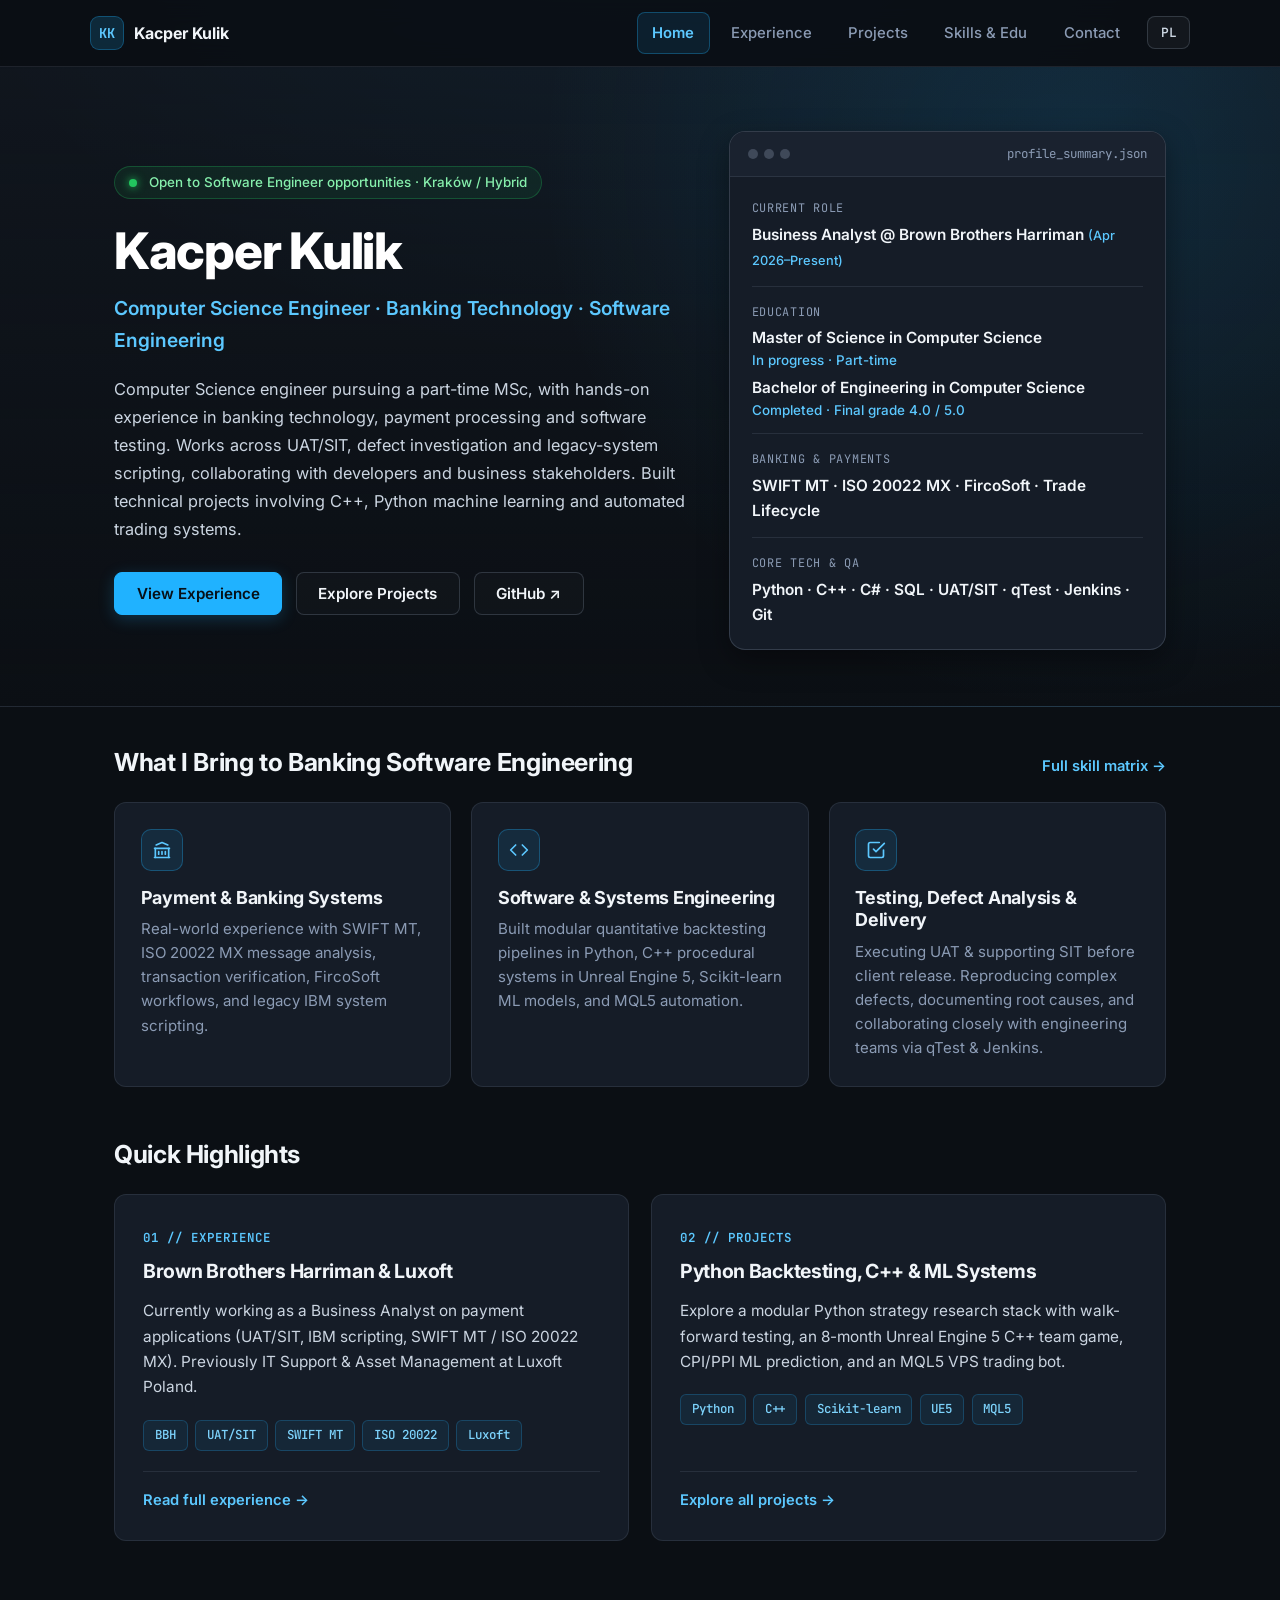
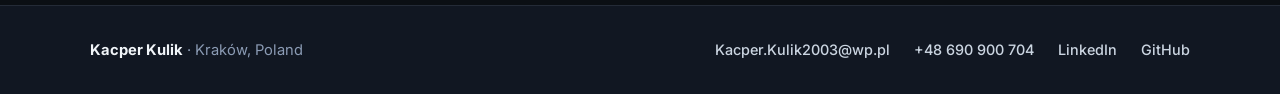
<file: index.html>
<!DOCTYPE html>
<html lang="en" id="html-root">
<head>
  <meta charset="UTF-8">
  <meta name="viewport" content="width=device-width, initial-scale=1.0">
  <meta name="description" content="Kacper Kulik — Computer Science Engineer | Banking Technology | Software Engineering. Portfolio tailored for Software Engineer roles in banking and fintech.">
  <title>Kacper Kulik — Software Engineer | Banking Technology</title>
  <link rel="stylesheet" href="style.css?v=4">
</head>
<body>
  <header>
    <nav class="navbar">
      <div class="nav-container">
        <a href="index.html" class="nav-brand">
          <span class="nav-brand-badge">KK</span>
          <span>Kacper Kulik</span>
        </a>
        <div class="nav-right">
          <ul class="nav-menu">
            <li class="nav-item">
              <a href="index.html" class="nav-link active">
                <span data-lang="en">Home</span>
                <span data-lang="pl" style="display: none;">Start</span>
              </a>
            </li>
            <li class="nav-item">
              <a href="experience.html" class="nav-link">
                <span data-lang="en">Experience</span>
                <span data-lang="pl" style="display: none;">Doświadczenie</span>
              </a>
            </li>
            <li class="nav-item">
              <a href="projects.html" class="nav-link">
                <span data-lang="en">Projects</span>
                <span data-lang="pl" style="display: none;">Projekty</span>
              </a>
            </li>
            <li class="nav-item">
              <a href="skills.html" class="nav-link">
                <span data-lang="en">Skills &amp; Edu</span>
                <span data-lang="pl" style="display: none;">Umiejętności</span>
              </a>
            </li>
            <li class="nav-item">
              <a href="contact.html" class="nav-link">
                <span data-lang="en">Contact</span>
                <span data-lang="pl" style="display: none;">Kontakt</span>
              </a>
            </li>
          </ul>
          <button class="lang-toggle" onclick="toggleLanguage()" aria-label="Switch language">
            <span id="lang-text">PL</span>
          </button>
          <button class="hamburger" aria-label="Toggle navigation menu">
            <span class="bar"></span>
            <span class="bar"></span>
            <span class="bar"></span>
          </button>
        </div>
      </div>
    </nav>
  </header>

  <main>
    <!-- Hero Split Section -->
    <section class="hero-wrapper">
      <div class="hero-grid">
        <div class="hero-main">
          <div class="status-pill">
            <span class="status-dot"></span>
            <span data-lang="en">Open to Software Engineer opportunities · Kraków / Hybrid</span>
            <span data-lang="pl" style="display: none;">Otwarty na pozycje Software Engineer · Kraków / Hybrydowo</span>
          </div>
          <h1>Kacper Kulik</h1>
          <p class="hero-subtitle">
            <span data-lang="en">Computer Science Engineer · Banking Technology · Software Engineering</span>
            <span data-lang="pl" style="display: none;">Inżynier Informatyki · Technologia Bankowa · Software Engineering</span>
          </p>
          <p class="hero-bio">
            <span data-lang="en">Computer Science engineer pursuing a part-time MSc, with hands-on experience in banking technology, payment processing and software testing. Works across UAT/SIT, defect investigation and legacy-system scripting, collaborating with developers and business stakeholders. Built technical projects involving C++, Python machine learning and automated trading systems.</span>
            <span data-lang="pl" style="display: none;">Inżynier informatyki kontynuujący studia magisterskie w trybie zaocznym, z praktycznym doświadczeniem w technologii bankowej, przetwarzaniu płatności i testowaniu oprogramowania. Pracuję w obszarach UAT/SIT, analizy defektów oraz skryptowania systemów legacy, współpracując z deweloperami i zespołami biznesowymi. Realizowałem projekty techniczne w C++, Python machine learning oraz zautomatyzowane systemy tradingowe.</span>
          </p>
          <div class="hero-buttons">
            <a href="experience.html" class="btn btn--primary">
              <span data-lang="en">View Experience</span>
              <span data-lang="pl" style="display: none;">Zobacz Doświadczenie</span>
            </a>
            <a href="projects.html" class="btn btn--outline">
              <span data-lang="en">Explore Projects</span>
              <span data-lang="pl" style="display: none;">Zobacz Projekty</span>
            </a>
            <a href="https://github.com/MrowkaH" target="_blank" rel="noopener noreferrer" class="btn btn--outline">
              GitHub ↗
            </a>
          </div>
        </div>

        <aside class="snapshot-card" aria-label="Candidate snapshot">
          <div class="snapshot-topbar">
            <div class="snapshot-dots">
              <span></span><span></span><span></span>
            </div>
            <div class="snapshot-title">profile_summary.json</div>
          </div>
          <div class="snapshot-body">
            <div class="snapshot-row">
              <span class="snapshot-label">
                <span data-lang="en">Current Role</span>
                <span data-lang="pl" style="display: none;">Obecna rola</span>
              </span>
              <span class="snapshot-value">Business Analyst @ Brown Brothers Harriman <small>(Apr 2026–Present)</small></span>
            </div>
            <div class="snapshot-row">
              <span class="snapshot-label">
                <span data-lang="en">Education</span>
                <span data-lang="pl" style="display: none;">Wykształcenie</span>
              </span>
              <span class="snapshot-value">
                <span data-lang="en" class="snapshot-edu-list">
                  <span class="snapshot-edu-item">
                    Master of Science in Computer Science
                    <small>In progress · Part-time</small>
                  </span>
                  <span class="snapshot-edu-item">
                    Bachelor of Engineering in Computer Science
                    <small>Completed · Final grade 4.0 / 5.0</small>
                  </span>
                </span>
                <span data-lang="pl" class="snapshot-edu-list" style="display: none;">
                  <span class="snapshot-edu-item">
                    Studia magisterskie — Informatyka
                    <small>W toku · Studia niestacjonarne</small>
                  </span>
                  <span class="snapshot-edu-item">
                    Inżynier Informatyki
                    <small>Ukończone · Ocena końcowa 4.0 / 5.0</small>
                  </span>
                </span>
              </span>
            </div>
            <div class="snapshot-row">
              <span class="snapshot-label">
                <span data-lang="en">Banking &amp; Payments</span>
                <span data-lang="pl" style="display: none;">Bankowość i Płatności</span>
              </span>
              <span class="snapshot-value">SWIFT MT · ISO 20022 MX · FircoSoft · Trade Lifecycle</span>
            </div>
            <div class="snapshot-row">
              <span class="snapshot-label">
                <span data-lang="en">Core Tech &amp; QA</span>
                <span data-lang="pl" style="display: none;">Stack Techniczny i QA</span>
              </span>
              <span class="snapshot-value">Python · C++ · C# · SQL · UAT/SIT · qTest · Jenkins · Git</span>
            </div>
          </div>
        </aside>
      </div>
    </section>

    <div class="container">
      <!-- Core Pillars -->
      <section class="section-block">
        <div class="section-heading">
          <h2>
            <span data-lang="en">What I Bring to Banking Software Engineering</span>
            <span data-lang="pl" style="display: none;">Kompetencje dla Inżynierii Oprogramowania w Bankowości</span>
          </h2>
          <a href="skills.html" class="section-heading-link">
            <span data-lang="en">Full skill matrix →</span>
            <span data-lang="pl" style="display: none;">Pełna lista umiejętności →</span>
          </a>
        </div>

        <div class="pillars-grid">
          <div class="pillar-card">
            <div class="icon-box">
              <svg width="20" height="20" viewBox="0 0 24 24" fill="none" stroke="currentColor" stroke-width="2" stroke-linecap="round" stroke-linejoin="round"><path d="M3 21h18"/><path d="M3 10h18"/><path d="M5 6l7-3 7 3"/><path d="M4 10v11"/><path d="M20 10v11"/><path d="M8 14v3"/><path d="M12 14v3"/><path d="M16 14v3"/></svg>
            </div>
            <h3>
              <span data-lang="en">Payment &amp; Banking Systems</span>
              <span data-lang="pl" style="display: none;">Systemy Płatnicze i Bankowość</span>
            </h3>
            <p>
              <span data-lang="en">Real-world experience with SWIFT MT, ISO 20022 MX message analysis, transaction verification, FircoSoft workflows, and legacy IBM system scripting.</span>
              <span data-lang="pl" style="display: none;">Praktyka w analizie komunikatów SWIFT MT i ISO 20022 MX, weryfikacji transakcji, FircoSoft oraz skryptowaniu wewnętrznych systemów legacy IBM.</span>
            </p>
          </div>

          <div class="pillar-card">
            <div class="icon-box">
              <svg width="20" height="20" viewBox="0 0 24 24" fill="none" stroke="currentColor" stroke-width="2" stroke-linecap="round" stroke-linejoin="round"><polyline points="16 18 22 12 16 6"/><polyline points="8 6 2 12 8 18"/></svg>
            </div>
            <h3>
              <span data-lang="en">Software &amp; Systems Engineering</span>
              <span data-lang="pl" style="display: none;">Inżynieria Oprogramowania</span>
            </h3>
            <p>
              <span data-lang="en">Built modular quantitative backtesting pipelines in Python, C++ procedural systems in Unreal Engine 5, Scikit-learn ML models, and MQL5 automation.</span>
              <span data-lang="pl" style="display: none;">Budowa modułowych silników backtestingu w Pythonie, systemów C++ w Unreal Engine 5, modeli ML w Scikit-learn oraz automatyzacji w MQL5.</span>
            </p>
          </div>

          <div class="pillar-card">
            <div class="icon-box">
              <svg width="20" height="20" viewBox="0 0 24 24" fill="none" stroke="currentColor" stroke-width="2" stroke-linecap="round" stroke-linejoin="round"><path d="M9 11l3 3L22 4"/><path d="M21 12v7a2 2 0 0 1-2 2H5a2 2 0 0 1-2-2V5a2 2 0 0 1 2-2h11"/></svg>
            </div>
            <h3>
              <span data-lang="en">Testing, Defect Analysis &amp; Delivery</span>
              <span data-lang="pl" style="display: none;">Testy, Analiza Defektów i Jakość</span>
            </h3>
            <p>
              <span data-lang="en">Executing UAT &amp; supporting SIT before client release. Reproducing complex defects, documenting root causes, and collaborating closely with engineering teams via qTest &amp; Jenkins.</span>
              <span data-lang="pl" style="display: none;">Realizacja testów UAT i wsparcie SIT przed wdrożeniem. Reprodukcja defektów, dokumentacja oraz współpraca z zespołami developerskimi w qTest i Jenkins.</span>
            </p>
          </div>
        </div>
      </section>

      <!-- Featured Preview: Experience & Projects -->
      <section class="section-block" style="margin-bottom: 0;">
        <div class="section-heading">
          <h2>
            <span data-lang="en">Quick Highlights</span>
            <span data-lang="pl" style="display: none;">Wybrane Elementy</span>
          </h2>
        </div>

        <div class="preview-grid">
          <div class="preview-card">
            <div>
              <span class="eyebrow">01 // Experience</span>
              <h3>Brown Brothers Harriman &amp; Luxoft</h3>
              <p>
                <span data-lang="en">Currently working as a Business Analyst on payment applications (UAT/SIT, IBM scripting, SWIFT MT / ISO 20022 MX). Previously IT Support &amp; Asset Management at Luxoft Poland.</span>
                <span data-lang="pl" style="display: none;">Obecnie Business Analyst w zespole aplikacji płatniczych (UAT/SIT, skrypty IBM, SWIFT MT / ISO 20022 MX). Wcześniej IT Support / Asset Management w Luxoft Poland.</span>
              </p>
              <div class="tech-tags">
                <span class="tech-tag">BBH</span>
                <span class="tech-tag">UAT/SIT</span>
                <span class="tech-tag">SWIFT MT</span>
                <span class="tech-tag">ISO 20022</span>
                <span class="tech-tag">Luxoft</span>
              </div>
            </div>
            <div class="preview-card-footer">
              <a href="experience.html" class="preview-link">
                <span data-lang="en">Read full experience →</span>
                <span data-lang="pl" style="display: none;">Zobacz pełne doświadczenie →</span>
              </a>
            </div>
          </div>

          <div class="preview-card">
            <div>
              <span class="eyebrow">02 // Projects</span>
              <h3>
                <span data-lang="en">Python Backtesting, C++ &amp; ML Systems</span>
                <span data-lang="pl" style="display: none;">Systemy Python, C++ i Machine Learning</span>
              </h3>
              <p>
                <span data-lang="en">Explore a modular Python strategy research stack with walk-forward testing, an 8-month Unreal Engine 5 C++ team game, CPI/PPI ML prediction, and an MQL5 VPS trading bot.</span>
                <span data-lang="pl" style="display: none;">Modułowy silnik badań strategii w Pythonie (walk-forward, bootstrap CI), 8-miesięczny projekt zespołowy w C++ / UE5, predykcja makro ML oraz bot MQL5 na VPS.</span>
              </p>
              <div class="tech-tags">
                <span class="tech-tag">Python</span>
                <span class="tech-tag">C++</span>
                <span class="tech-tag">Scikit-learn</span>
                <span class="tech-tag">UE5</span>
                <span class="tech-tag">MQL5</span>
              </div>
            </div>
            <div class="preview-card-footer">
              <a href="projects.html" class="preview-link">
                <span data-lang="en">Explore all projects →</span>
                <span data-lang="pl" style="display: none;">Zobacz wszystkie projekty →</span>
              </a>
            </div>
          </div>
        </div>
      </section>
    </div>
  </main>

  <footer class="contact-footer">
    <div class="footer-inner">
      <div class="footer-brand">
        <strong>Kacper Kulik</strong> ·
        <span data-lang="en">Kraków, Poland</span>
        <span data-lang="pl" style="display: none;">Kraków, Polska</span>
      </div>
      <div class="contact-info">
        <div class="contact-item"><a href="mailto:Kacper.Kulik2003@wp.pl">Kacper.Kulik2003@wp.pl</a></div>
        <div class="contact-item"><a href="tel:+48690900704">+48 690 900 704</a></div>
        <div class="contact-item"><a href="https://www.linkedin.com/in/kacper-kulik-3713b1302" target="_blank" rel="noopener noreferrer">LinkedIn</a></div>
        <div class="contact-item"><a href="https://github.com/MrowkaH" target="_blank" rel="noopener noreferrer">GitHub</a></div>
      </div>
    </div>
  </footer>

  <script src="script.js?v=3"></script>
</body>
</html>
</file>
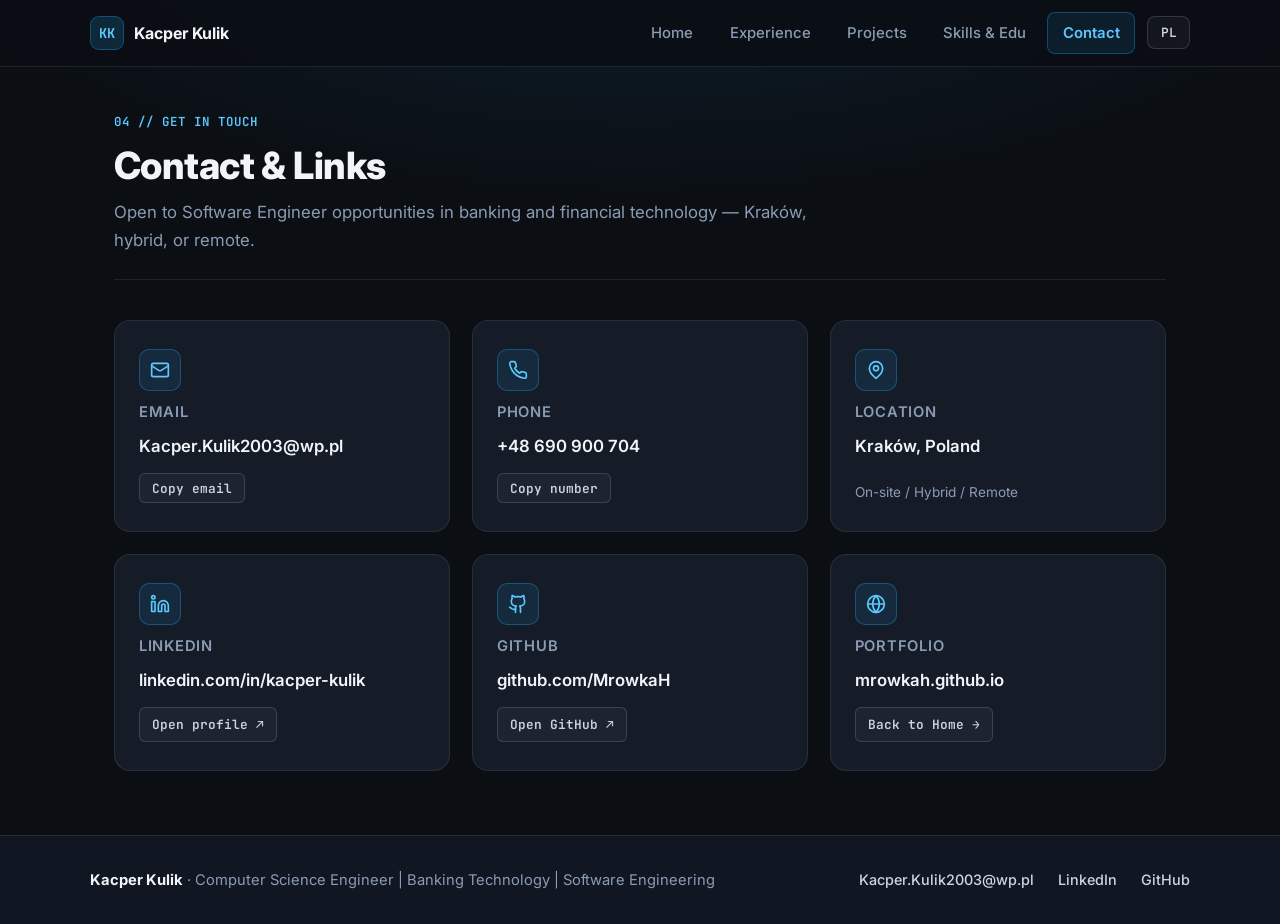
<file: contact.html>
<!DOCTYPE html>
<html lang="en" id="html-root">
<head>
  <meta charset="UTF-8">
  <meta name="viewport" content="width=device-width, initial-scale=1.0">
  <title>Contact — Kacper Kulik</title>
  <link rel="stylesheet" href="style.css?v=4">
</head>
<body>
  <header>
    <nav class="navbar">
      <div class="nav-container">
        <a href="index.html" class="nav-brand">
          <span class="nav-brand-badge">KK</span>
          <span>Kacper Kulik</span>
        </a>
        <div class="nav-right">
          <ul class="nav-menu">
            <li class="nav-item">
              <a href="index.html" class="nav-link">
                <span data-lang="en">Home</span>
                <span data-lang="pl" style="display: none;">Start</span>
              </a>
            </li>
            <li class="nav-item">
              <a href="experience.html" class="nav-link">
                <span data-lang="en">Experience</span>
                <span data-lang="pl" style="display: none;">Doświadczenie</span>
              </a>
            </li>
            <li class="nav-item">
              <a href="projects.html" class="nav-link">
                <span data-lang="en">Projects</span>
                <span data-lang="pl" style="display: none;">Projekty</span>
              </a>
            </li>
            <li class="nav-item">
              <a href="skills.html" class="nav-link">
                <span data-lang="en">Skills &amp; Edu</span>
                <span data-lang="pl" style="display: none;">Umiejętności</span>
              </a>
            </li>
            <li class="nav-item">
              <a href="contact.html" class="nav-link active">
                <span data-lang="en">Contact</span>
                <span data-lang="pl" style="display: none;">Kontakt</span>
              </a>
            </li>
          </ul>
          <button class="lang-toggle" onclick="toggleLanguage()" aria-label="Switch language">
            <span id="lang-text">PL</span>
          </button>
          <button class="hamburger" aria-label="Toggle navigation menu">
            <span class="bar"></span>
            <span class="bar"></span>
            <span class="bar"></span>
          </button>
        </div>
      </div>
    </nav>
  </header>

  <main>
    <div class="container">
      <div class="page-header">
        <span class="eyebrow">04 // Get in Touch</span>
        <h1>
          <span data-lang="en">Contact &amp; Links</span>
          <span data-lang="pl" style="display: none;">Kontakt i Linki</span>
        </h1>
        <p>
          <span data-lang="en">Open to Software Engineer opportunities in banking and financial technology — Kraków, hybrid, or remote.</span>
          <span data-lang="pl" style="display: none;">Otwarty na stanowiska Software Engineer w sektorze bankowym i fintech — w Krakowie, hybrydowo lub zdalnie.</span>
        </p>
      </div>

      <div class="contact-grid">
        <div class="contact-card">
          <div class="icon-box">
            <svg width="20" height="20" viewBox="0 0 24 24" fill="none" stroke="currentColor" stroke-width="2" stroke-linecap="round" stroke-linejoin="round"><rect x="2" y="4" width="20" height="16" rx="2"/><path d="m22 7-8.97 5.7a1.94 1.94 0 0 1-2.06 0L2 7"/></svg>
          </div>
          <h3>Email</h3>
          <div class="contact-card-value">
            <a href="mailto:Kacper.Kulik2003@wp.pl">Kacper.Kulik2003@wp.pl</a>
          </div>
          <button class="copy-btn" data-copy="Kacper.Kulik2003@wp.pl" type="button">
            <span data-lang="en">Copy email</span>
            <span data-lang="pl" style="display: none;">Kopiuj email</span>
          </button>
        </div>

        <div class="contact-card">
          <div class="icon-box">
            <svg width="20" height="20" viewBox="0 0 24 24" fill="none" stroke="currentColor" stroke-width="2" stroke-linecap="round" stroke-linejoin="round"><path d="M22 16.92v3a2 2 0 0 1-2.18 2 19.79 19.79 0 0 1-8.63-3.07 19.5 19.5 0 0 1-6-6 19.79 19.79 0 0 1-3.07-8.67A2 2 0 0 1 4.11 2h3a2 2 0 0 1 2 1.72 12.84 12.84 0 0 0 .7 2.81 2 2 0 0 1-.45 2.11L8.09 9.91a16 16 0 0 0 6 6l1.27-1.27a2 2 0 0 1 2.11-.45 12.84 12.84 0 0 0 2.81.7A2 2 0 0 1 22 16.92z"/></svg>
          </div>
          <h3>
            <span data-lang="en">Phone</span>
            <span data-lang="pl" style="display: none;">Telefon</span>
          </h3>
          <div class="contact-card-value">
            <a href="tel:+48690900704">+48 690 900 704</a>
          </div>
          <button class="copy-btn" data-copy="+48 690 900 704" type="button">
            <span data-lang="en">Copy number</span>
            <span data-lang="pl" style="display: none;">Kopiuj numer</span>
          </button>
        </div>

        <div class="contact-card">
          <div class="icon-box">
            <svg width="20" height="20" viewBox="0 0 24 24" fill="none" stroke="currentColor" stroke-width="2" stroke-linecap="round" stroke-linejoin="round"><path d="M20 10c0 6-8 12-8 12s-8-6-8-12a8 8 0 0 1 16 0Z"/><circle cx="12" cy="10" r="3"/></svg>
          </div>
          <h3>
            <span data-lang="en">Location</span>
            <span data-lang="pl" style="display: none;">Lokalizacja</span>
          </h3>
          <div class="contact-card-value">
            <span data-lang="en">Kraków, Poland</span>
            <span data-lang="pl" style="display: none;">Kraków, Polska</span>
          </div>
          <span style="font-size: 0.85rem; color: var(--text-muted); margin-top: auto;">
            <span data-lang="en">On-site / Hybrid / Remote</span>
            <span data-lang="pl" style="display: none;">Stacjonarnie / Hybrydowo / Zdalnie</span>
          </span>
        </div>

        <div class="contact-card">
          <div class="icon-box">
            <svg width="20" height="20" viewBox="0 0 24 24" fill="none" stroke="currentColor" stroke-width="2" stroke-linecap="round" stroke-linejoin="round"><path d="M16 8a6 6 0 0 1 6 6v7h-4v-7a2 2 0 0 0-2-2 2 2 0 0 0-2 2v7h-4v-7a6 6 0 0 1 6-6z"/><rect x="2" y="9" width="4" height="12"/><circle cx="4" cy="4" r="2"/></svg>
          </div>
          <h3>LinkedIn</h3>
          <div class="contact-card-value">
            <a href="https://www.linkedin.com/in/kacper-kulik-3713b1302" target="_blank" rel="noopener noreferrer">
              linkedin.com/in/kacper-kulik
            </a>
          </div>
          <a href="https://www.linkedin.com/in/kacper-kulik-3713b1302" target="_blank" rel="noopener noreferrer" class="copy-btn" style="text-decoration: none;">
            <span data-lang="en">Open profile ↗</span>
            <span data-lang="pl" style="display: none;">Otwórz profil ↗</span>
          </a>
        </div>

        <div class="contact-card">
          <div class="icon-box">
            <svg width="20" height="20" viewBox="0 0 24 24" fill="none" stroke="currentColor" stroke-width="2" stroke-linecap="round" stroke-linejoin="round"><path d="M15 22v-4a4.8 4.8 0 0 0-1-3.5c3 0 6-2 6-5.5.08-1.25-.27-2.48-1-3.5.28-1.15.28-2.35 0-3.5 0 0-1 0-3 1.5-2.64-.5-5.36-.5-8 0C6 2 5 2 5 2c-.3 1.15-.3 2.35 0 3.5A5.403 5.403 0 0 0 4 9c0 3.5 3 5.5 6 5.5-.39.49-.68 1.05-.85 1.65-.17.6-.22 1.23-.15 1.85v4"/><path d="M9 18c-4.51 2-5-2-7-2"/></svg>
          </div>
          <h3>GitHub</h3>
          <div class="contact-card-value">
            <a href="https://github.com/MrowkaH" target="_blank" rel="noopener noreferrer">
              github.com/MrowkaH
            </a>
          </div>
          <a href="https://github.com/MrowkaH" target="_blank" rel="noopener noreferrer" class="copy-btn" style="text-decoration: none;">
            <span data-lang="en">Open GitHub ↗</span>
            <span data-lang="pl" style="display: none;">Otwórz GitHub ↗</span>
          </a>
        </div>

        <div class="contact-card">
          <div class="icon-box">
            <svg width="20" height="20" viewBox="0 0 24 24" fill="none" stroke="currentColor" stroke-width="2" stroke-linecap="round" stroke-linejoin="round"><circle cx="12" cy="12" r="10"/><line x1="2" y1="12" x2="22" y2="12"/><path d="M12 2a15.3 15.3 0 0 1 4 10 15.3 15.3 0 0 1-4 10 15.3 15.3 0 0 1-4-10 15.3 15.3 0 0 1 4-10z"/></svg>
          </div>
          <h3>Portfolio</h3>
          <div class="contact-card-value">
            <a href="https://mrowkah.github.io/" target="_blank" rel="noopener noreferrer">
              mrowkah.github.io
            </a>
          </div>
          <a href="index.html" class="copy-btn" style="text-decoration: none;">
            <span data-lang="en">Back to Home →</span>
            <span data-lang="pl" style="display: none;">Strona główna →</span>
          </a>
        </div>
      </div>
    </div>
  </main>

  <footer class="contact-footer">
    <div class="footer-inner">
      <div class="footer-brand">
        <strong>Kacper Kulik</strong> · Computer Science Engineer | Banking Technology | Software Engineering
      </div>
      <div class="contact-info">
        <div class="contact-item"><a href="mailto:Kacper.Kulik2003@wp.pl">Kacper.Kulik2003@wp.pl</a></div>
        <div class="contact-item"><a href="https://www.linkedin.com/in/kacper-kulik-3713b1302" target="_blank" rel="noopener noreferrer">LinkedIn</a></div>
        <div class="contact-item"><a href="https://github.com/MrowkaH" target="_blank" rel="noopener noreferrer">GitHub</a></div>
      </div>
    </div>
  </footer>

  <script src="script.js?v=3"></script>
</body>
</html>
</file>
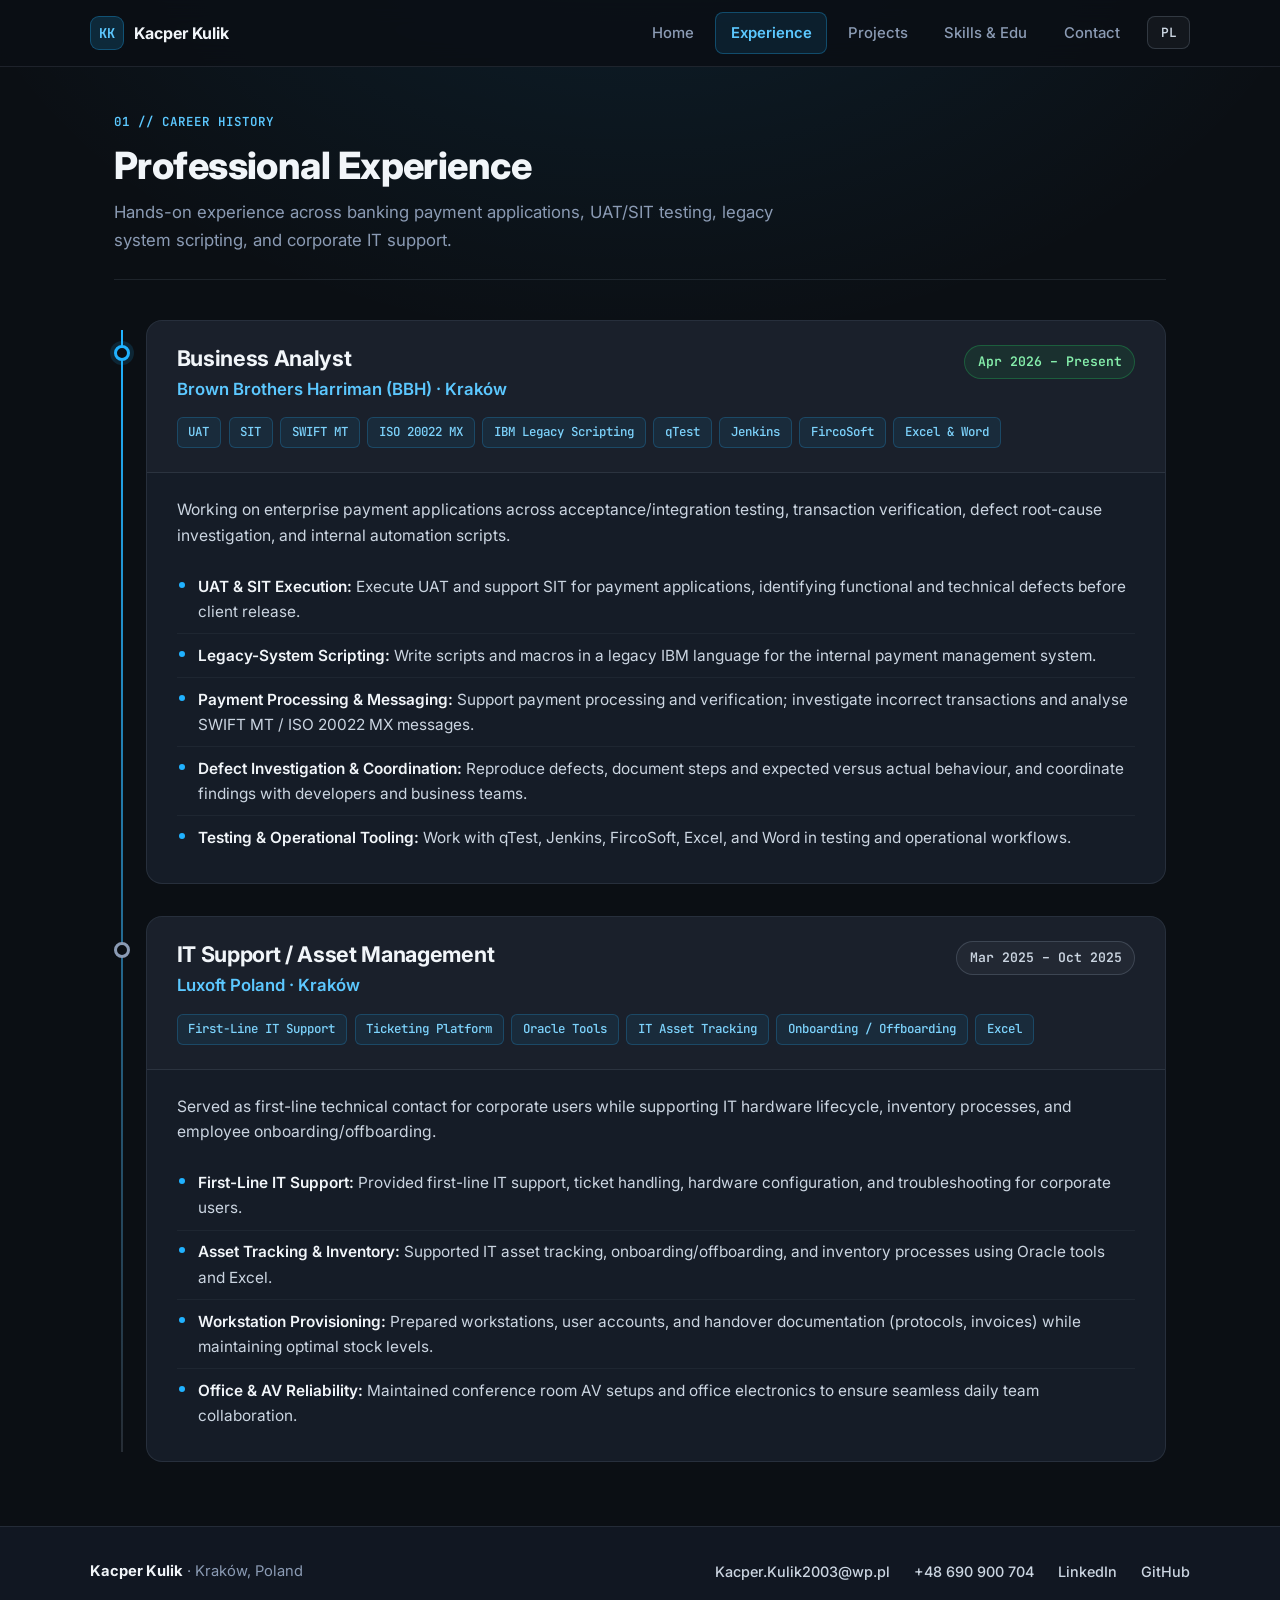
<file: experience.html>
<!DOCTYPE html>
<html lang="en" id="html-root">
<head>
  <meta charset="UTF-8">
  <meta name="viewport" content="width=device-width, initial-scale=1.0">
  <title>Experience — Kacper Kulik</title>
  <link rel="stylesheet" href="style.css?v=4">
</head>
<body>
  <header>
    <nav class="navbar">
      <div class="nav-container">
        <a href="index.html" class="nav-brand">
          <span class="nav-brand-badge">KK</span>
          <span>Kacper Kulik</span>
        </a>
        <div class="nav-right">
          <ul class="nav-menu">
            <li class="nav-item">
              <a href="index.html" class="nav-link">
                <span data-lang="en">Home</span>
                <span data-lang="pl" style="display: none;">Start</span>
              </a>
            </li>
            <li class="nav-item">
              <a href="experience.html" class="nav-link active">
                <span data-lang="en">Experience</span>
                <span data-lang="pl" style="display: none;">Doświadczenie</span>
              </a>
            </li>
            <li class="nav-item">
              <a href="projects.html" class="nav-link">
                <span data-lang="en">Projects</span>
                <span data-lang="pl" style="display: none;">Projekty</span>
              </a>
            </li>
            <li class="nav-item">
              <a href="skills.html" class="nav-link">
                <span data-lang="en">Skills &amp; Edu</span>
                <span data-lang="pl" style="display: none;">Umiejętności</span>
              </a>
            </li>
            <li class="nav-item">
              <a href="contact.html" class="nav-link">
                <span data-lang="en">Contact</span>
                <span data-lang="pl" style="display: none;">Kontakt</span>
              </a>
            </li>
          </ul>
          <button class="lang-toggle" onclick="toggleLanguage()" aria-label="Switch language">
            <span id="lang-text">PL</span>
          </button>
          <button class="hamburger" aria-label="Toggle navigation menu">
            <span class="bar"></span>
            <span class="bar"></span>
            <span class="bar"></span>
          </button>
        </div>
      </div>
    </nav>
  </header>

  <main>
    <div class="container">
      <div class="page-header">
        <span class="eyebrow">01 // Career History</span>
        <h1>
          <span data-lang="en">Professional Experience</span>
          <span data-lang="pl" style="display: none;">Doświadczenie Zawodowe</span>
        </h1>
        <p>
          <span data-lang="en">Hands-on experience across banking payment applications, UAT/SIT testing, legacy system scripting, and corporate IT support.</span>
          <span data-lang="pl" style="display: none;">Praktyczne doświadczenie w obszarze bankowych aplikacji płatniczych, testów UAT/SIT, skryptowania systemów legacy oraz wsparcia IT.</span>
        </p>
      </div>

      <div class="timeline">

        <!-- Experience 1: BBH -->
        <div class="timeline-item">
          <div class="timeline-marker"></div>
          <article class="exp-card">
            <div class="exp-header">
              <div class="exp-header-top">
                <div>
                  <h2 class="exp-role">Business Analyst</h2>
                  <div class="exp-company">Brown Brothers Harriman (BBH) · Kraków</div>
                </div>
                <span class="exp-date current">
                  <span data-lang="en">Apr 2026 – Present</span>
                  <span data-lang="pl" style="display: none;">Kwi 2026 – Obecnie</span>
                </span>
              </div>
              <div class="tech-tags">
                <span class="tech-tag">UAT</span>
                <span class="tech-tag">SIT</span>
                <span class="tech-tag">SWIFT MT</span>
                <span class="tech-tag">ISO 20022 MX</span>
                <span class="tech-tag">IBM Legacy Scripting</span>
                <span class="tech-tag">qTest</span>
                <span class="tech-tag">Jenkins</span>
                <span class="tech-tag">FircoSoft</span>
                <span class="tech-tag">Excel &amp; Word</span>
              </div>
            </div>

            <div class="exp-body">
              <div data-lang="en">
                <p class="exp-summary">Working on enterprise payment applications across acceptance/integration testing, transaction verification, defect root-cause investigation, and internal automation scripts.</p>
                <ul class="feature-list">
                  <li><strong>UAT &amp; SIT Execution:</strong> Execute UAT and support SIT for payment applications, identifying functional and technical defects before client release.</li>
                  <li><strong>Legacy-System Scripting:</strong> Write scripts and macros in a legacy IBM language for the internal payment management system.</li>
                  <li><strong>Payment Processing &amp; Messaging:</strong> Support payment processing and verification; investigate incorrect transactions and analyse SWIFT MT / ISO 20022 MX messages.</li>
                  <li><strong>Defect Investigation &amp; Coordination:</strong> Reproduce defects, document steps and expected versus actual behaviour, and coordinate findings with developers and business teams.</li>
                  <li><strong>Testing &amp; Operational Tooling:</strong> Work with qTest, Jenkins, FircoSoft, Excel, and Word in testing and operational workflows.</li>
                </ul>
              </div>

              <div data-lang="pl" style="display: none;">
                <p class="exp-summary">Praca nad bankowymi aplikacjami płatniczymi w obszarze testów akceptacyjnych/integracyjnych, weryfikacji transakcji, analizy defektów oraz skryptów automatyzujących.</p>
                <ul class="feature-list">
                  <li><strong>Testy UAT i SIT:</strong> Wykonywanie testów UAT i wsparcie SIT dla aplikacji płatniczych, wykrywanie defektów funkcjonalnych i technicznych przed wdrożeniem do klienta.</li>
                  <li><strong>Skryptowanie systemów legacy:</strong> Pisanie skryptów i makr w języku legacy IBM dla wewnętrznego systemu zarządzania płatnościami.</li>
                  <li><strong>Przetwarzanie płatności:</strong> Wsparcie procesowania i weryfikacji płatności; badanie błędnych transakcji oraz analiza komunikatów SWIFT MT / ISO 20022 MX.</li>
                  <li><strong>Analiza i koordynacja defektów:</strong> Reprodukcja błędów, dokumentowanie kroków oraz zachowań oczekiwanych vs. rzeczywistych, a także koordynacja ustaleń z deweloperami i zespołami biznesowymi.</li>
                  <li><strong>Narzędzia testowe i operacyjne:</strong> Codzienna praca z qTest, Jenkins, FircoSoft, Excel i Word w procesach testowych i operacyjnych.</li>
                </ul>
              </div>
            </div>
          </article>
        </div>

        <!-- Experience 2: Luxoft -->
        <div class="timeline-item">
          <div class="timeline-marker past"></div>
          <article class="exp-card">
            <div class="exp-header">
              <div class="exp-header-top">
                <div>
                  <h2 class="exp-role">IT Support / Asset Management</h2>
                  <div class="exp-company">Luxoft Poland · Kraków</div>
                </div>
                <span class="exp-date">
                  <span data-lang="en">Mar 2025 – Oct 2025</span>
                  <span data-lang="pl" style="display: none;">Mar 2025 – Paź 2025</span>
                </span>
              </div>
              <div class="tech-tags">
                <span class="tech-tag">First-Line IT Support</span>
                <span class="tech-tag">Ticketing Platform</span>
                <span class="tech-tag">Oracle Tools</span>
                <span class="tech-tag">IT Asset Tracking</span>
                <span class="tech-tag">Onboarding / Offboarding</span>
                <span class="tech-tag">Excel</span>
              </div>
            </div>

            <div class="exp-body">
              <div data-lang="en">
                <p class="exp-summary">Served as first-line technical contact for corporate users while supporting IT hardware lifecycle, inventory processes, and employee onboarding/offboarding.</p>
                <ul class="feature-list">
                  <li><strong>First-Line IT Support:</strong> Provided first-line IT support, ticket handling, hardware configuration, and troubleshooting for corporate users.</li>
                  <li><strong>Asset Tracking &amp; Inventory:</strong> Supported IT asset tracking, onboarding/offboarding, and inventory processes using Oracle tools and Excel.</li>
                  <li><strong>Workstation Provisioning:</strong> Prepared workstations, user accounts, and handover documentation (protocols, invoices) while maintaining optimal stock levels.</li>
                  <li><strong>Office &amp; AV Reliability:</strong> Maintained conference room AV setups and office electronics to ensure seamless daily team collaboration.</li>
                </ul>
              </div>

              <div data-lang="pl" style="display: none;">
                <p class="exp-summary">Pierwsza linia wsparcia technicznego dla użytkowników korporacyjnych połączona z zarządzaniem cyklem życia zasobów IT i procesami onboardingowymi.</p>
                <ul class="feature-list">
                  <li><strong>Wsparcie użytkowników (1. linia):</strong> Pierwsza linia wsparcia IT, obsługa zgłoszeń w systemie ticketowym, konfiguracja sprzętu i rozwiązywanie problemów technicznych.</li>
                  <li><strong>Asset Management i inwentaryzacja:</strong> Ewidencja zasobów IT, onboarding/offboarding oraz procesy inwentaryzacyjne w narzędziach Oracle i Excel.</li>
                  <li><strong>Przygotowanie stanowisk pracy:</strong> Konfiguracja laptopów i kont dla nowych pracowników oraz prowadzenie dokumentacji zdawczo-odbiorczej.</li>
                  <li><strong>Utrzymanie infrastruktury AV:</strong> Nadzór nad sprawnością systemów wideokonferencyjnych i elektroniki biurowej.</li>
                </ul>
              </div>
            </div>
          </article>
        </div>

      </div>
    </div>
  </main>

  <footer class="contact-footer">
    <div class="footer-inner">
      <div class="footer-brand">
        <strong>Kacper Kulik</strong> ·
        <span data-lang="en">Kraków, Poland</span>
        <span data-lang="pl" style="display: none;">Kraków, Polska</span>
      </div>
      <div class="contact-info">
        <div class="contact-item"><a href="mailto:Kacper.Kulik2003@wp.pl">Kacper.Kulik2003@wp.pl</a></div>
        <div class="contact-item"><a href="tel:+48690900704">+48 690 900 704</a></div>
        <div class="contact-item"><a href="https://www.linkedin.com/in/kacper-kulik-3713b1302" target="_blank" rel="noopener noreferrer">LinkedIn</a></div>
        <div class="contact-item"><a href="https://github.com/MrowkaH" target="_blank" rel="noopener noreferrer">GitHub</a></div>
      </div>
    </div>
  </footer>

  <script src="script.js?v=3"></script>
</body>
</html>
</file>
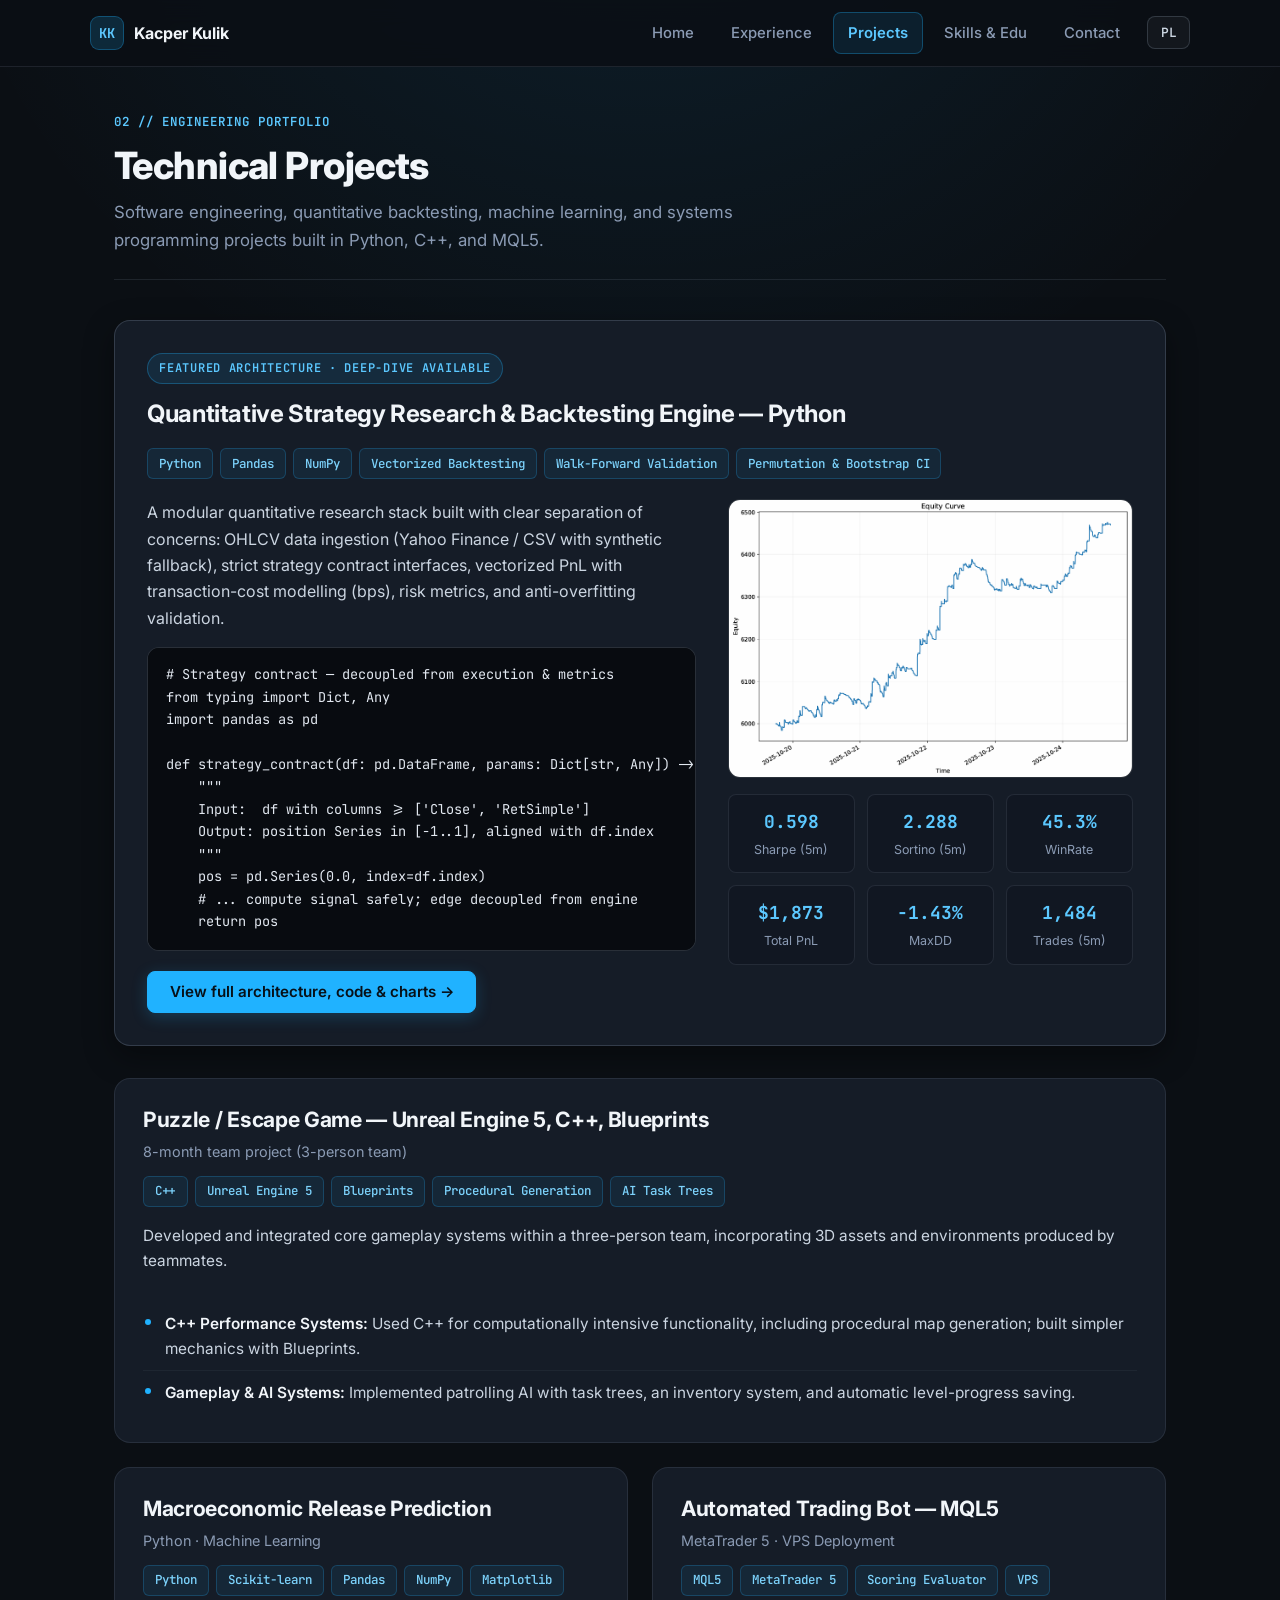
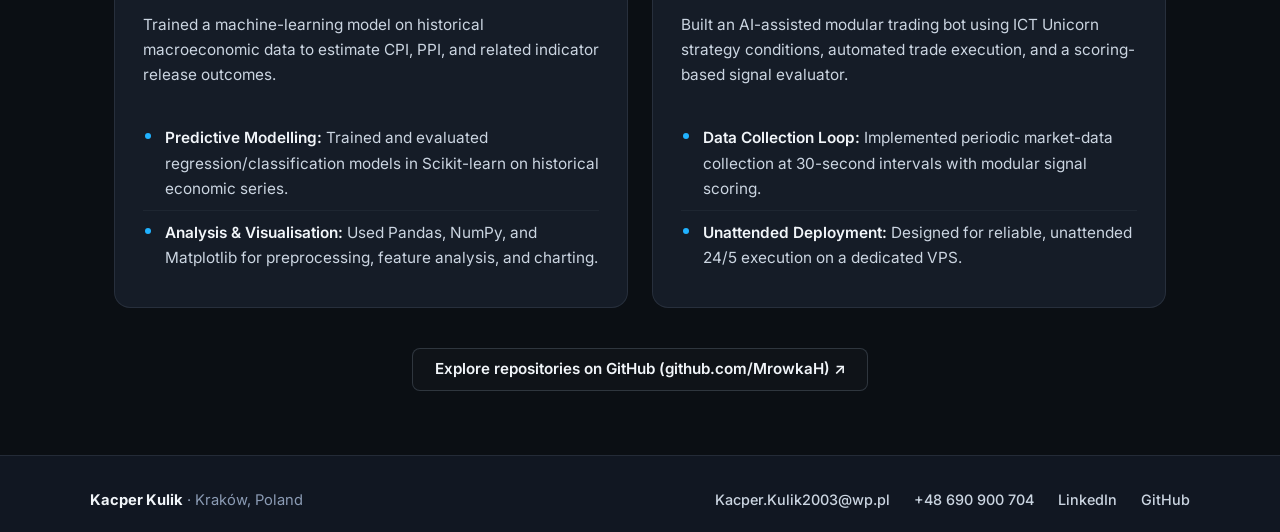
<file: finance-final.html>
<!DOCTYPE html>
<html lang="en">
<head>
  <meta charset="UTF-8">
  <meta http-equiv="refresh" content="0; url=projects.html">
  <link rel="canonical" href="projects.html">
  <title>Projects — Redirecting...</title>
  <script>window.location.replace("projects.html");</script>
</head>
<body>
  <p>Redirecting to <a href="projects.html">projects.html</a>...</p>
</body>
</html>
</file>
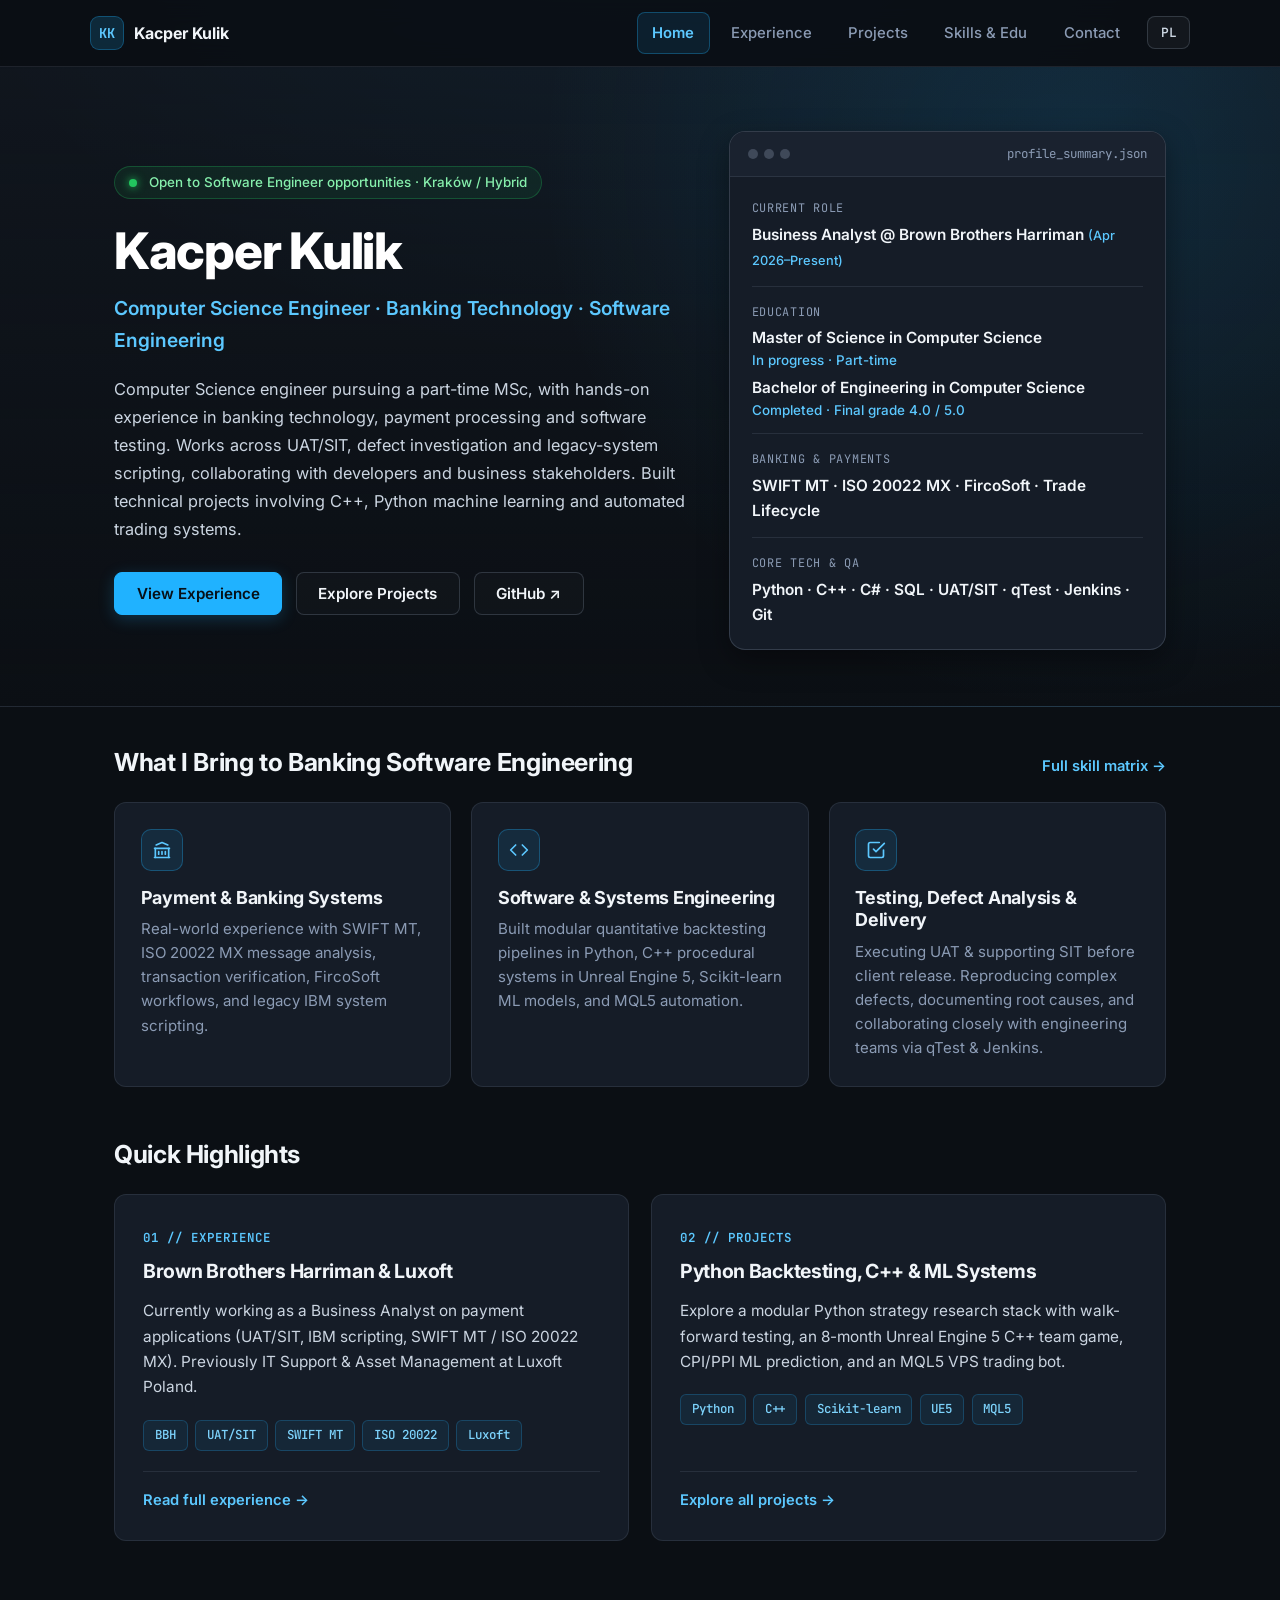
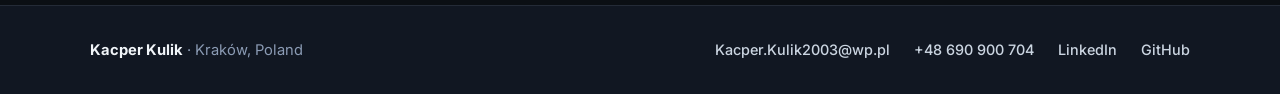
<file: index-final.html>
<!DOCTYPE html>
<html lang="en">
<head>
  <meta charset="UTF-8">
  <meta http-equiv="refresh" content="0; url=index.html">
  <link rel="canonical" href="index.html">
  <title>Kacper Kulik — Redirecting...</title>
  <script>window.location.replace("index.html");</script>
</head>
<body>
  <p>Redirecting to <a href="index.html">index.html</a>...</p>
</body>
</html>
</file>
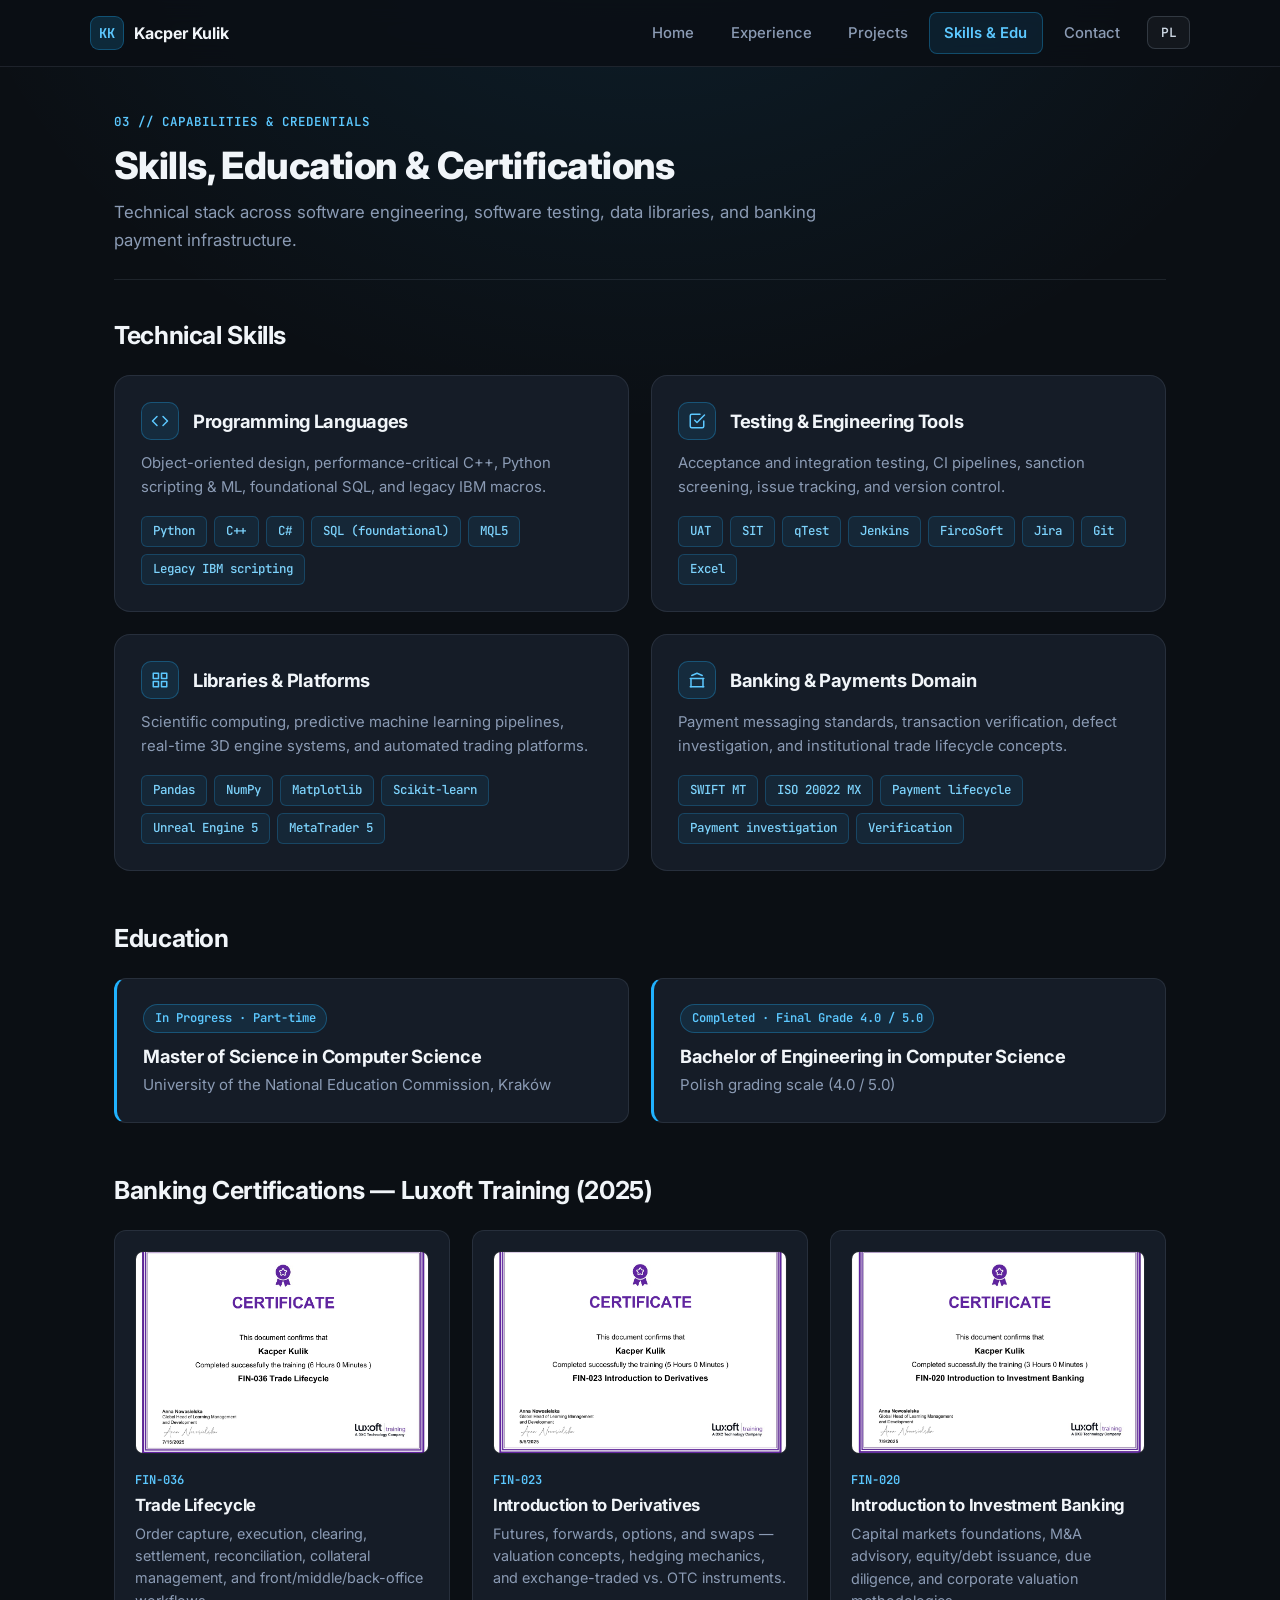
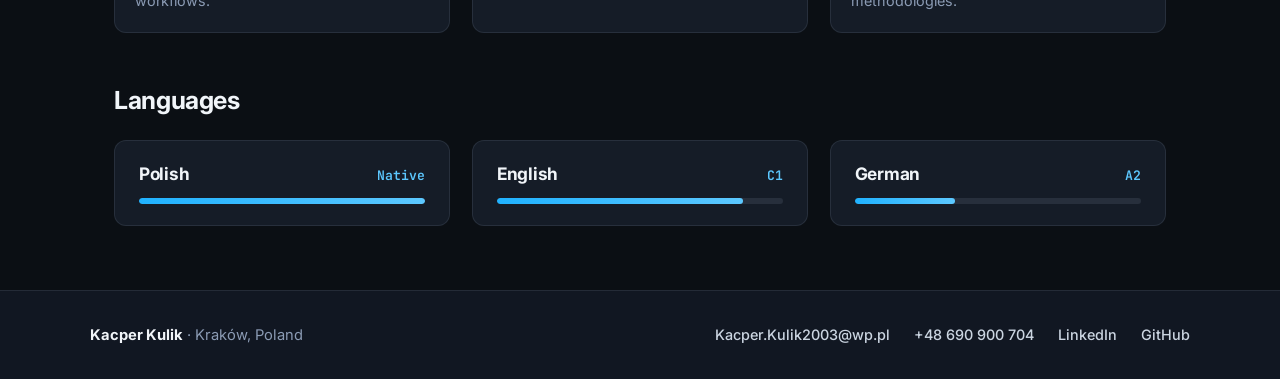
<file: inne-final.html>
<!DOCTYPE html>
<html lang="en">
<head>
  <meta charset="UTF-8">
  <meta http-equiv="refresh" content="0; url=skills.html">
  <link rel="canonical" href="skills.html">
  <title>Skills &amp; Education — Redirecting...</title>
  <script>window.location.replace("skills.html");</script>
</head>
<body>
  <p>Redirecting to <a href="skills.html">skills.html</a>...</p>
</body>
</html>
</file>
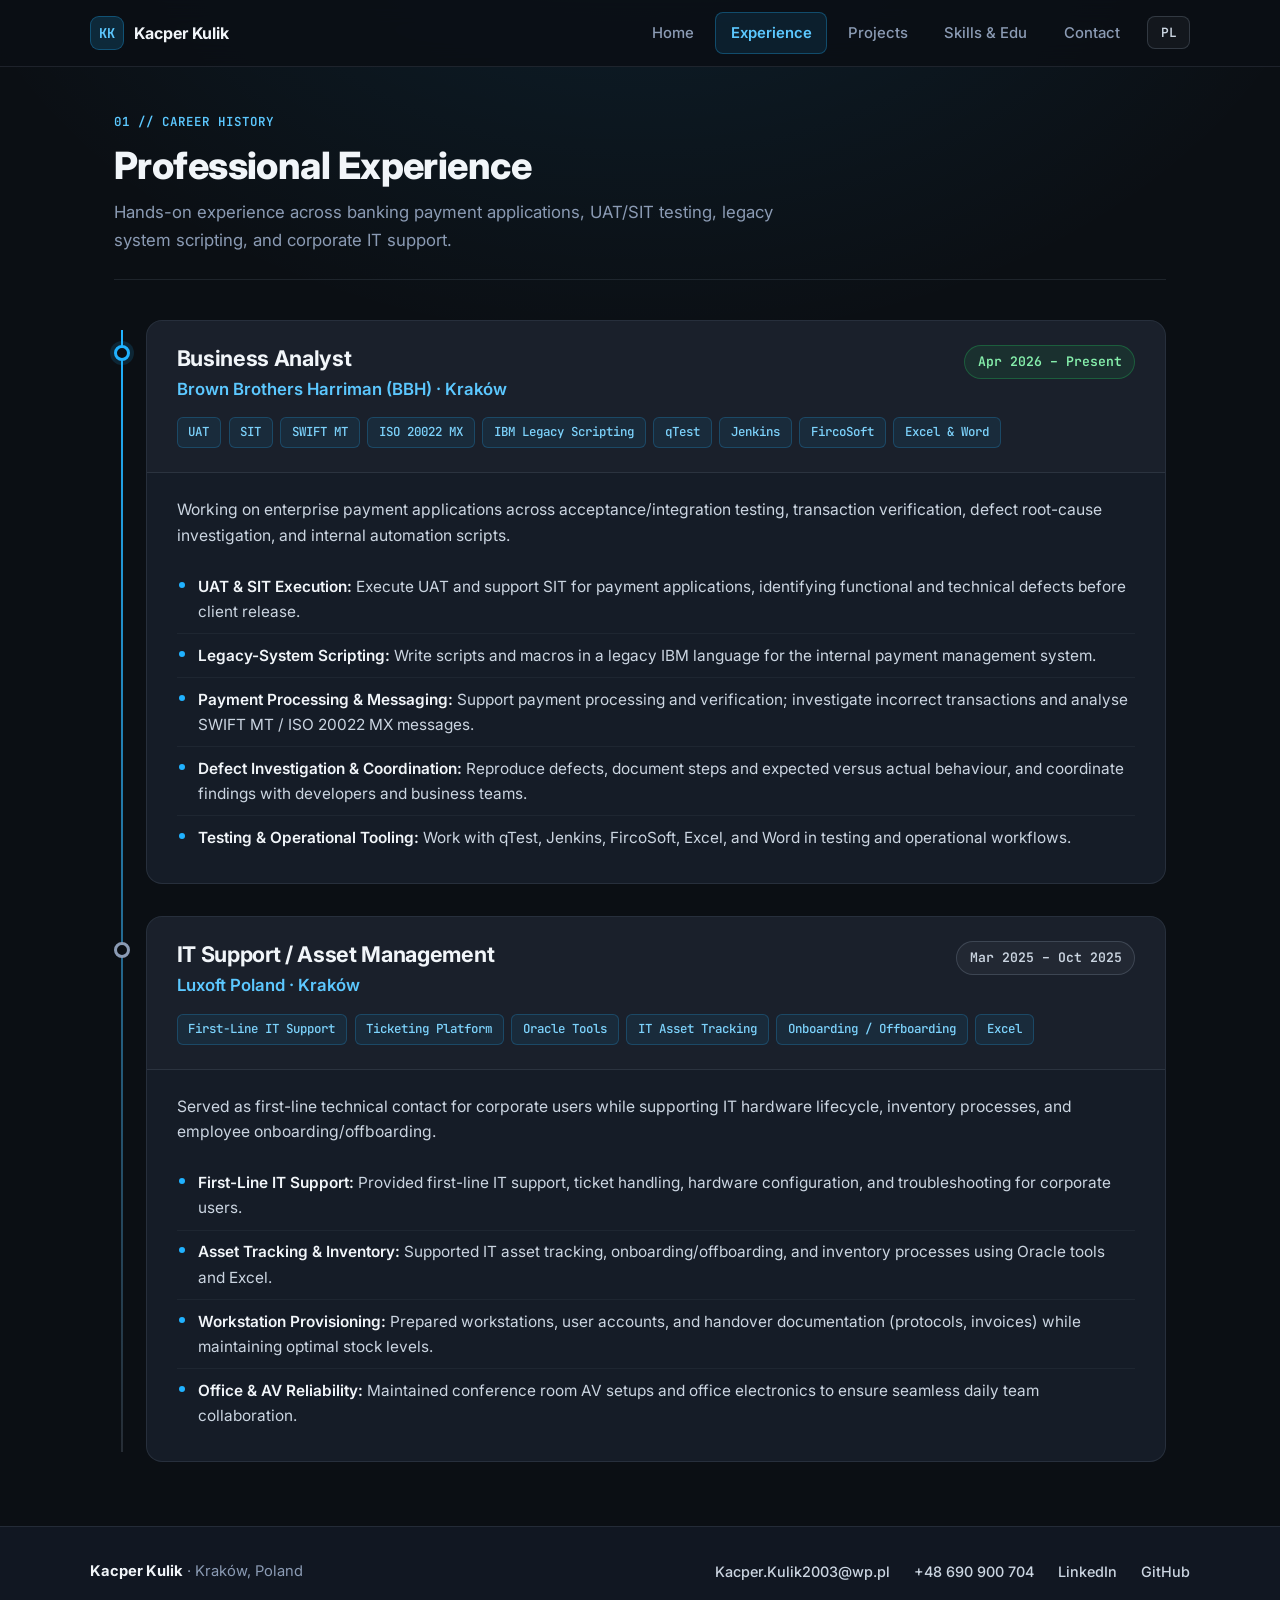
<file: it-experience.html>
<!DOCTYPE html>
<html lang="en">
<head>
  <meta charset="UTF-8">
  <meta http-equiv="refresh" content="0; url=experience.html">
  <link rel="canonical" href="experience.html">
  <title>Experience — Redirecting...</title>
  <script>window.location.replace("experience.html");</script>
</head>
<body>
  <p>Redirecting to <a href="experience.html">experience.html</a>...</p>
</body>
</html>
</file>
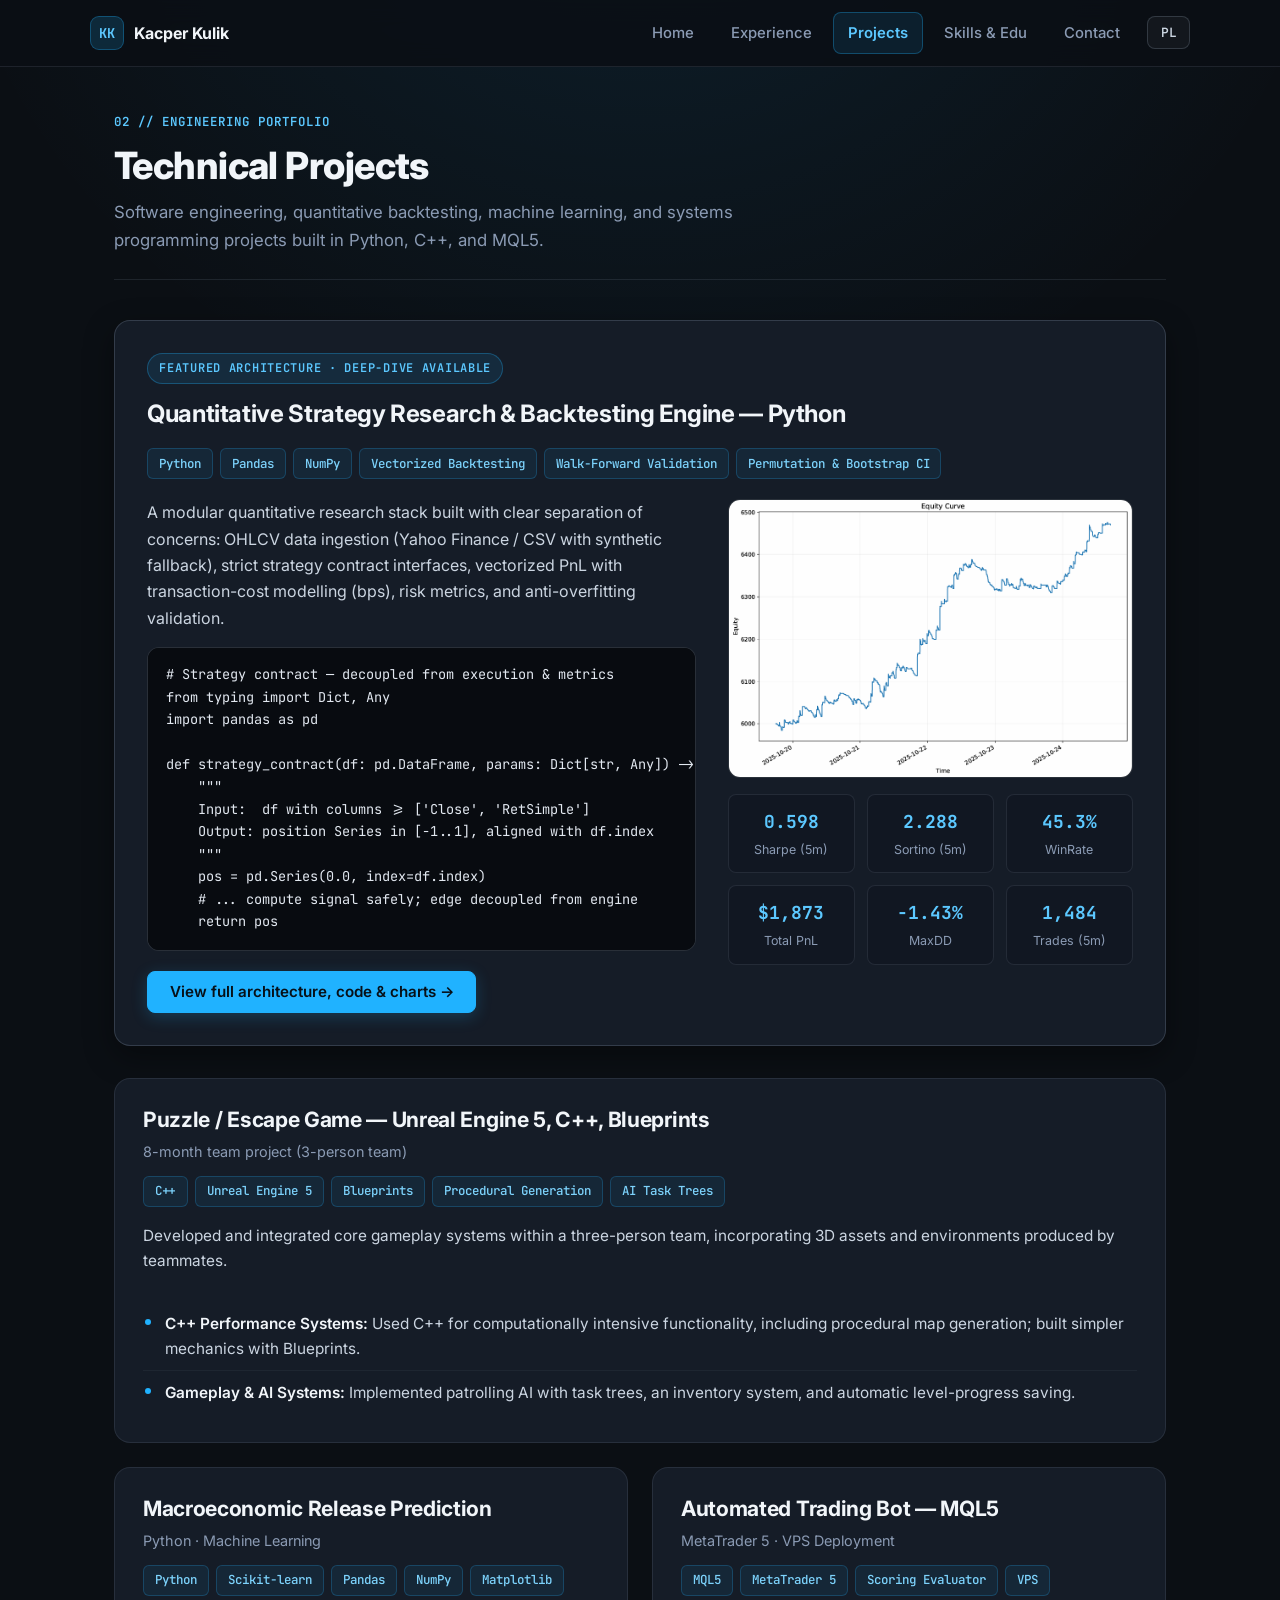
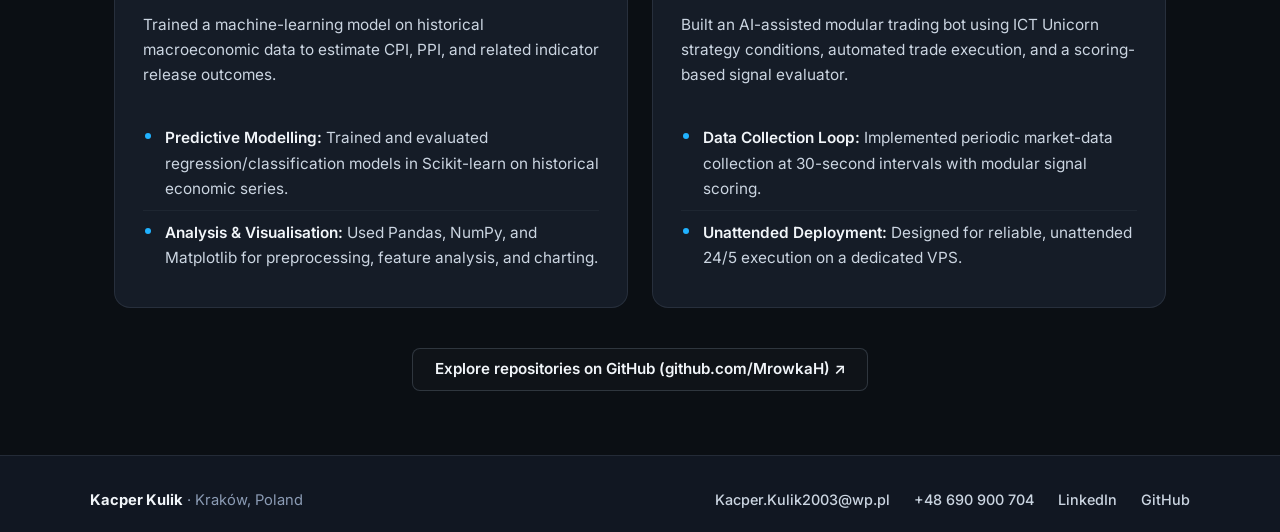
<file: projects.html>
<!DOCTYPE html>
<html lang="en" id="html-root">
<head>
  <meta charset="UTF-8">
  <meta name="viewport" content="width=device-width, initial-scale=1.0">
  <title>Projects — Kacper Kulik</title>
  <link rel="stylesheet" href="style.css?v=4">
</head>
<body>
  <header>
    <nav class="navbar">
      <div class="nav-container">
        <a href="index.html" class="nav-brand">
          <span class="nav-brand-badge">KK</span>
          <span>Kacper Kulik</span>
        </a>
        <div class="nav-right">
          <ul class="nav-menu">
            <li class="nav-item">
              <a href="index.html" class="nav-link">
                <span data-lang="en">Home</span>
                <span data-lang="pl" style="display: none;">Start</span>
              </a>
            </li>
            <li class="nav-item">
              <a href="experience.html" class="nav-link">
                <span data-lang="en">Experience</span>
                <span data-lang="pl" style="display: none;">Doświadczenie</span>
              </a>
            </li>
            <li class="nav-item">
              <a href="projects.html" class="nav-link active">
                <span data-lang="en">Projects</span>
                <span data-lang="pl" style="display: none;">Projekty</span>
              </a>
            </li>
            <li class="nav-item">
              <a href="skills.html" class="nav-link">
                <span data-lang="en">Skills &amp; Edu</span>
                <span data-lang="pl" style="display: none;">Umiejętności</span>
              </a>
            </li>
            <li class="nav-item">
              <a href="contact.html" class="nav-link">
                <span data-lang="en">Contact</span>
                <span data-lang="pl" style="display: none;">Kontakt</span>
              </a>
            </li>
          </ul>
          <button class="lang-toggle" onclick="toggleLanguage()" aria-label="Switch language">
            <span id="lang-text">PL</span>
          </button>
          <button class="hamburger" aria-label="Toggle navigation menu">
            <span class="bar"></span>
            <span class="bar"></span>
            <span class="bar"></span>
          </button>
        </div>
      </div>
    </nav>
  </header>

  <main>
    <div class="container">
      <div class="page-header">
        <span class="eyebrow">02 // Engineering Portfolio</span>
        <h1>
          <span data-lang="en">Technical Projects</span>
          <span data-lang="pl" style="display: none;">Projekty Techniczne</span>
        </h1>
        <p>
          <span data-lang="en">Software engineering, quantitative backtesting, machine learning, and systems programming projects built in Python, C++, and MQL5.</span>
          <span data-lang="pl" style="display: none;">Projekty programistyczne, backtesting ilościowy, uczenie maszynowe oraz programowanie systemowe w Pythonie, C++ i MQL5.</span>
        </p>
      </div>

      <!-- FEATURED PROJECT: Python Backtesting Engine -->
      <article class="featured-project">
        <span class="featured-badge">
          <span data-lang="en">Featured Architecture · Deep-Dive Available</span>
          <span data-lang="pl" style="display: none;">Wyróżniona Architektura · Pełna Dokumentacja</span>
        </span>
        <h2>
          <span data-lang="en">Quantitative Strategy Research &amp; Backtesting Engine — Python</span>
          <span data-lang="pl" style="display: none;">Silnik Badań i Backtestingu Strategii — Python</span>
        </h2>
        <div class="tech-tags">
          <span class="tech-tag">Python</span>
          <span class="tech-tag">Pandas</span>
          <span class="tech-tag">NumPy</span>
          <span class="tech-tag">Vectorized Backtesting</span>
          <span class="tech-tag">Walk-Forward Validation</span>
          <span class="tech-tag">Permutation &amp; Bootstrap CI</span>
        </div>

        <div class="featured-split">
          <div>
            <p style="color: var(--text-secondary); margin-top: 0;">
              <span data-lang="en">A modular quantitative research stack built with clear separation of concerns: OHLCV data ingestion (Yahoo Finance / CSV with synthetic fallback), strict strategy contract interfaces, vectorized PnL with transaction-cost modelling (bps), risk metrics, and anti-overfitting validation.</span>
              <span data-lang="pl" style="display: none;">Modułowy ekosystem badawczy z wyraźnym podziałem warstw: ładowanie danych OHLCV (Yahoo Finance / CSV z trybem syntetycznym), czysty kontrakt strategii, wektorowy rachunek PnL z kosztami (bps), metryki ryzyka oraz testy przeciw przeuczeniu (overfitting).</span>
            </p>
            <pre><code># Strategy contract — decoupled from execution &amp; metrics
from typing import Dict, Any
import pandas as pd

def strategy_contract(df: pd.DataFrame, params: Dict[str, Any]) -&gt; pd.Series:
    """
    Input:  df with columns &gt;= ['Close', 'RetSimple']
    Output: position Series in [-1..1], aligned with df.index
    """
    pos = pd.Series(0.0, index=df.index)
    # ... compute signal safely; edge decoupled from engine
    return pos</code></pre>
            <div style="margin-top: 1.25rem;">
              <a href="trading-bots.html" class="btn btn--primary">
                <span data-lang="en">View full architecture, code &amp; charts →</span>
                <span data-lang="pl" style="display: none;">Pełna architektura, kod i wykresy →</span>
              </a>
            </div>
          </div>

          <div>
            <div style="border: 1px solid var(--border-strong); border-radius: var(--radius-md); overflow: hidden; background: #090d12;">
              <img id="equityPreviewImg" src="img/equitychart.png" alt="Equity Curve — Strategy Backtest Snapshot" class="zoomable" style="display: block; width: 100%; cursor: zoom-in;">
            </div>
            <div class="metrics-grid">
              <div class="metric-box">
                <div class="metric-value">0.598</div>
                <div class="metric-label">Sharpe (5m)</div>
              </div>
              <div class="metric-box">
                <div class="metric-value">2.288</div>
                <div class="metric-label">Sortino (5m)</div>
              </div>
              <div class="metric-box">
                <div class="metric-value">45.3%</div>
                <div class="metric-label">WinRate</div>
              </div>
              <div class="metric-box">
                <div class="metric-value">$1,873</div>
                <div class="metric-label">Total PnL</div>
              </div>
              <div class="metric-box">
                <div class="metric-value">-1.43%</div>
                <div class="metric-label">MaxDD</div>
              </div>
              <div class="metric-box">
                <div class="metric-value">1,484</div>
                <div class="metric-label">Trades (5m)</div>
              </div>
            </div>
          </div>
        </div>
      </article>

      <!-- CV TECHNICAL PROJECTS GRID -->
      <div class="projects-cards-grid">

        <!-- Project 2: Puzzle / Escape Game -->
        <article class="project-item-card full-span">
          <h2>Puzzle / Escape Game — Unreal Engine 5, C++, Blueprints</h2>
          <div class="project-meta">
            <span data-lang="en">8-month team project (3-person team)</span>
            <span data-lang="pl" style="display: none;">8-miesięczny projekt zespołowy (zespół 3-osobowy)</span>
          </div>
          <div class="tech-tags" style="margin-top: 0; margin-bottom: 1rem;">
            <span class="tech-tag">C++</span>
            <span class="tech-tag">Unreal Engine 5</span>
            <span class="tech-tag">Blueprints</span>
            <span class="tech-tag">Procedural Generation</span>
            <span class="tech-tag">AI Task Trees</span>
          </div>
          <p>
            <span data-lang="en">Developed and integrated core gameplay systems within a three-person team, incorporating 3D assets and environments produced by teammates.</span>
            <span data-lang="pl" style="display: none;">Tworzenie i integracja kluczowych systemów rozgrywki w trzyosobowym zespole, z wykorzystaniem assetów przygotowywanych przez pozostałych członków zespołu.</span>
          </p>
          <ul class="feature-list">
            <li>
              <span data-lang="en"><strong>C++ Performance Systems:</strong> Used C++ for computationally intensive functionality, including procedural map generation; built simpler mechanics with Blueprints.</span>
              <span data-lang="pl" style="display: none;"><strong>Wydajność w C++:</strong> Wykorzystanie C++ do złożonych obliczeniowo systemów, w tym proceduralnego generowania map, oraz Blueprints do prostszych mechanik.</span>
            </li>
            <li>
              <span data-lang="en"><strong>Gameplay &amp; AI Systems:</strong> Implemented patrolling AI with task trees, an inventory system, and automatic level-progress saving.</span>
              <span data-lang="pl" style="display: none;"><strong>AI i zapis postępu:</strong> Implementacja patrolującego AI z drzewami zadań (task trees), systemu ekwipunku oraz automatycznego zapisu postępu poziomu.</span>
            </li>
          </ul>
        </article>

        <!-- Project 3: Macroeconomic Release Prediction -->
        <article class="project-item-card">
          <h2>
            <span data-lang="en">Macroeconomic Release Prediction</span>
            <span data-lang="pl" style="display: none;">Predykcja Danych Makroekonomicznych</span>
          </h2>
          <div class="project-meta">Python · Machine Learning</div>
          <div class="tech-tags" style="margin-top: 0; margin-bottom: 1rem;">
            <span class="tech-tag">Python</span>
            <span class="tech-tag">Scikit-learn</span>
            <span class="tech-tag">Pandas</span>
            <span class="tech-tag">NumPy</span>
            <span class="tech-tag">Matplotlib</span>
          </div>
          <p>
            <span data-lang="en">Trained a machine-learning model on historical macroeconomic data to estimate CPI, PPI, and related indicator release outcomes.</span>
            <span data-lang="pl" style="display: none;">Model uczenia maszynowego trenowany na historycznych danych makroekonomicznych do estymacji publikacji CPI, PPI i powiązanych wskaźników.</span>
          </p>
          <ul class="feature-list">
            <li>
              <span data-lang="en"><strong>Predictive Modelling:</strong> Trained and evaluated regression/classification models in Scikit-learn on historical economic series.</span>
              <span data-lang="pl" style="display: none;"><strong>Modelowanie ML:</strong> Trening i ewaluacja modeli w Scikit-learn na historycznych szeregach czasowych.</span>
            </li>
            <li>
              <span data-lang="en"><strong>Analysis &amp; Visualisation:</strong> Used Pandas, NumPy, and Matplotlib for preprocessing, feature analysis, and charting.</span>
              <span data-lang="pl" style="display: none;"><strong>Analiza i wykresy:</strong> Wykorzystanie Pandas, NumPy i Matplotlib do analizy danych i wizualizacji.</span>
            </li>
          </ul>
        </article>

        <!-- Project 4: Automated Trading Bot (MQL5) -->
        <article class="project-item-card">
          <h2>Automated Trading Bot — MQL5</h2>
          <div class="project-meta">MetaTrader 5 · VPS Deployment</div>
          <div class="tech-tags" style="margin-top: 0; margin-bottom: 1rem;">
            <span class="tech-tag">MQL5</span>
            <span class="tech-tag">MetaTrader 5</span>
            <span class="tech-tag">Scoring Evaluator</span>
            <span class="tech-tag">VPS</span>
          </div>
          <p>
            <span data-lang="en">Built an AI-assisted modular trading bot using ICT Unicorn strategy conditions, automated trade execution, and a scoring-based signal evaluator.</span>
            <span data-lang="pl" style="display: none;">Modułowy bot tradingowy wspierany przez AI, realizujący warunki strategii ICT Unicorn, automatyczną egzekucję zleceń i punktową ocenę sygnałów.</span>
          </p>
          <ul class="feature-list">
            <li>
              <span data-lang="en"><strong>Data Collection Loop:</strong> Implemented periodic market-data collection at 30-second intervals with modular signal scoring.</span>
              <span data-lang="pl" style="display: none;"><strong>Pętla danych rynkowych:</strong> Okresowe zbieranie danych co 30 sekund połączone z ewaluatorem sygnałów opartym na scoringu.</span>
            </li>
            <li>
              <span data-lang="en"><strong>Unattended Deployment:</strong> Designed for reliable, unattended 24/5 execution on a dedicated VPS.</span>
              <span data-lang="pl" style="display: none;"><strong>Praca bezobsługowa:</strong> Architektura przygotowana do stabilnej, ciągłej pracy na serwerze VPS.</span>
            </li>
          </ul>
        </article>

      </div>

      <!-- GitHub CTA -->
      <div style="text-align: center; margin-top: 2.5rem;">
        <a href="https://github.com/MrowkaH" target="_blank" rel="noopener noreferrer" class="btn btn--outline">
          <span data-lang="en">Explore repositories on GitHub (github.com/MrowkaH) ↗</span>
          <span data-lang="pl" style="display: none;">Zobacz repozytoria na GitHubie (github.com/MrowkaH) ↗</span>
        </a>
      </div>
    </div>
  </main>

  <div id="equityModal" class="modal">
    <span class="close">&times;</span>
    <img class="modal-content" id="equityModalImg" alt="Zoomed equity curve">
  </div>

  <footer class="contact-footer">
    <div class="footer-inner">
      <div class="footer-brand">
        <strong>Kacper Kulik</strong> ·
        <span data-lang="en">Kraków, Poland</span>
        <span data-lang="pl" style="display: none;">Kraków, Polska</span>
      </div>
      <div class="contact-info">
        <div class="contact-item"><a href="mailto:Kacper.Kulik2003@wp.pl">Kacper.Kulik2003@wp.pl</a></div>
        <div class="contact-item"><a href="tel:+48690900704">+48 690 900 704</a></div>
        <div class="contact-item"><a href="https://www.linkedin.com/in/kacper-kulik-3713b1302" target="_blank" rel="noopener noreferrer">LinkedIn</a></div>
        <div class="contact-item"><a href="https://github.com/MrowkaH" target="_blank" rel="noopener noreferrer">GitHub</a></div>
      </div>
    </div>
  </footer>

  <script src="script.js?v=3"></script>
</body>
</html>
</file>
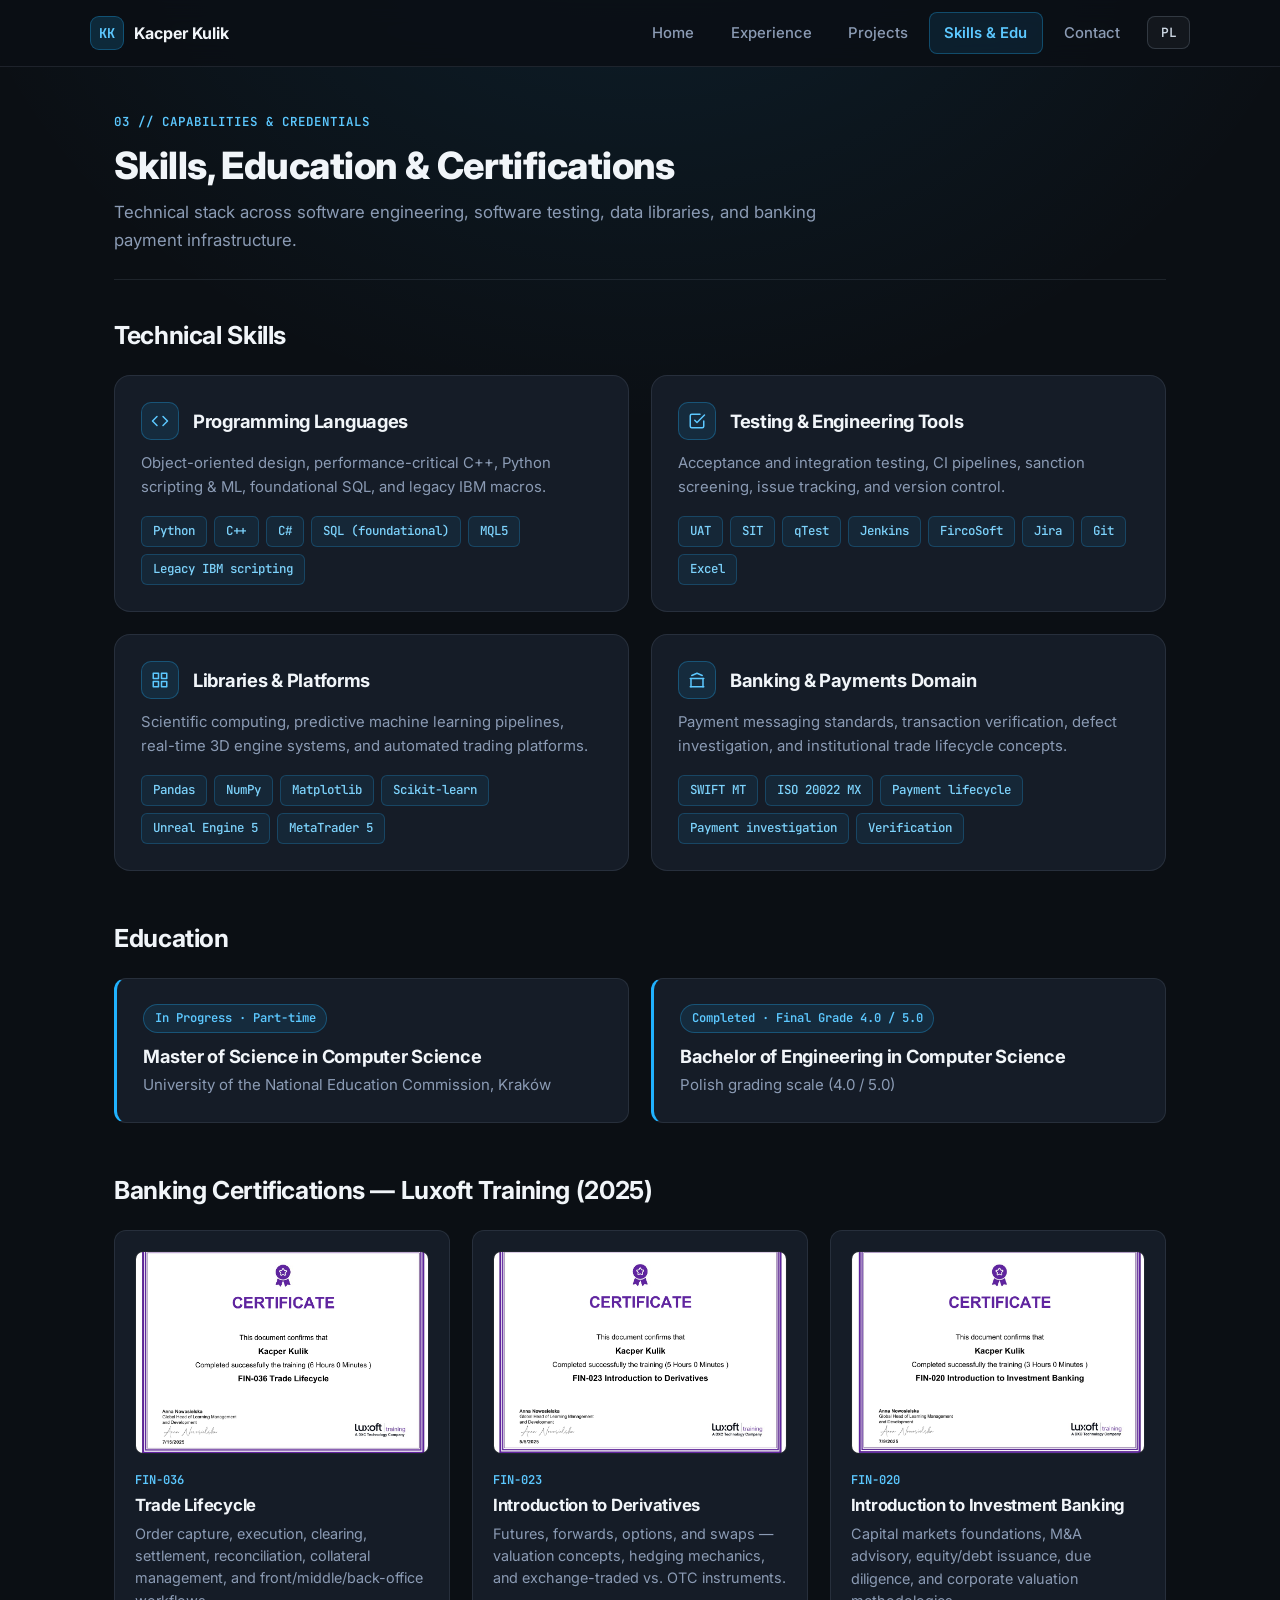
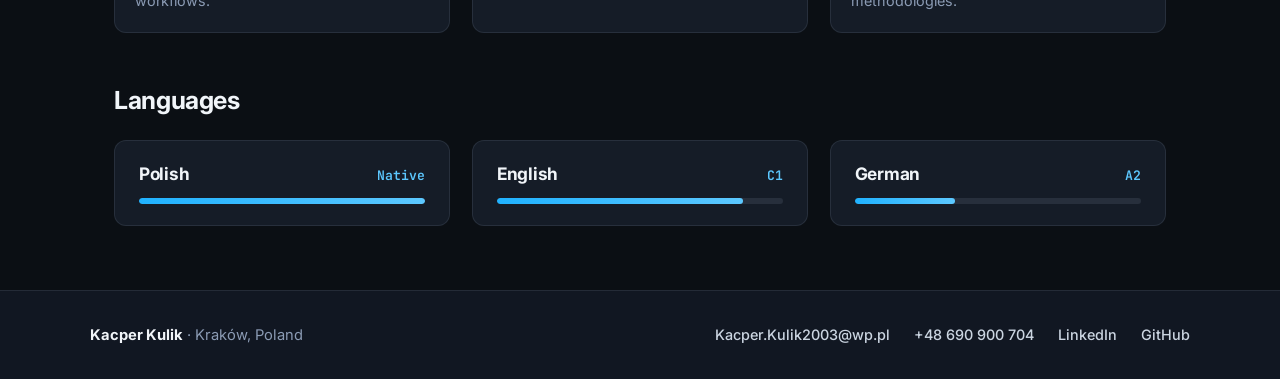
<file: skills.html>
<!DOCTYPE html>
<html lang="en" id="html-root">
<head>
  <meta charset="UTF-8">
  <meta name="viewport" content="width=device-width, initial-scale=1.0">
  <title>Skills &amp; Education — Kacper Kulik</title>
  <link rel="stylesheet" href="style.css?v=4">
</head>
<body>
  <header>
    <nav class="navbar">
      <div class="nav-container">
        <a href="index.html" class="nav-brand">
          <span class="nav-brand-badge">KK</span>
          <span>Kacper Kulik</span>
        </a>
        <div class="nav-right">
          <ul class="nav-menu">
            <li class="nav-item">
              <a href="index.html" class="nav-link">
                <span data-lang="en">Home</span>
                <span data-lang="pl" style="display: none;">Start</span>
              </a>
            </li>
            <li class="nav-item">
              <a href="experience.html" class="nav-link">
                <span data-lang="en">Experience</span>
                <span data-lang="pl" style="display: none;">Doświadczenie</span>
              </a>
            </li>
            <li class="nav-item">
              <a href="projects.html" class="nav-link">
                <span data-lang="en">Projects</span>
                <span data-lang="pl" style="display: none;">Projekty</span>
              </a>
            </li>
            <li class="nav-item">
              <a href="skills.html" class="nav-link active">
                <span data-lang="en">Skills &amp; Edu</span>
                <span data-lang="pl" style="display: none;">Umiejętności</span>
              </a>
            </li>
            <li class="nav-item">
              <a href="contact.html" class="nav-link">
                <span data-lang="en">Contact</span>
                <span data-lang="pl" style="display: none;">Kontakt</span>
              </a>
            </li>
          </ul>
          <button class="lang-toggle" onclick="toggleLanguage()" aria-label="Switch language">
            <span id="lang-text">PL</span>
          </button>
          <button class="hamburger" aria-label="Toggle navigation menu">
            <span class="bar"></span>
            <span class="bar"></span>
            <span class="bar"></span>
          </button>
        </div>
      </div>
    </nav>
  </header>

  <main>
    <div class="container">
      <div class="page-header">
        <span class="eyebrow">03 // Capabilities &amp; Credentials</span>
        <h1>
          <span data-lang="en">Skills, Education &amp; Certifications</span>
          <span data-lang="pl" style="display: none;">Umiejętności, Edukacja i Certyfikaty</span>
        </h1>
        <p>
          <span data-lang="en">Technical stack across software engineering, software testing, data libraries, and banking payment infrastructure.</span>
          <span data-lang="pl" style="display: none;">Kompetencje techniczne z zakresu inżynierii oprogramowania, testowania, bibliotek analizy danych oraz bankowości.</span>
        </p>
      </div>

      <!-- ==================== TECHNICAL SKILLS ==================== -->
      <section class="section-block">
        <div class="section-heading">
          <h2>
            <span data-lang="en">Technical Skills</span>
            <span data-lang="pl" style="display: none;">Umiejętności Techniczne</span>
          </h2>
        </div>

        <div class="skills-grid">
          <div class="skill-card">
            <div class="skill-card-top">
              <div class="icon-box">
                <svg width="18" height="18" viewBox="0 0 24 24" fill="none" stroke="currentColor" stroke-width="2" stroke-linecap="round" stroke-linejoin="round"><polyline points="16 18 22 12 16 6"/><polyline points="8 6 2 12 8 18"/></svg>
              </div>
              <h3>
                <span data-lang="en">Programming Languages</span>
                <span data-lang="pl" style="display: none;">Języki Programowania</span>
              </h3>
            </div>
            <p>
              <span data-lang="en">Object-oriented design, performance-critical C++, Python scripting &amp; ML, foundational SQL, and legacy IBM macros.</span>
              <span data-lang="pl" style="display: none;">Programowanie obiektowe, wydajny C++, skrypty i ML w Pythonie, podstawy SQL oraz skrypty w systemach legacy IBM.</span>
            </p>
            <div class="tech-tags">
              <span class="tech-tag">Python</span>
              <span class="tech-tag">C++</span>
              <span class="tech-tag">C#</span>
              <span class="tech-tag">SQL (foundational)</span>
              <span class="tech-tag">MQL5</span>
              <span class="tech-tag">Legacy IBM scripting</span>
            </div>
          </div>

          <div class="skill-card">
            <div class="skill-card-top">
              <div class="icon-box">
                <svg width="18" height="18" viewBox="0 0 24 24" fill="none" stroke="currentColor" stroke-width="2" stroke-linecap="round" stroke-linejoin="round"><path d="M9 11l3 3L22 4"/><path d="M21 12v7a2 2 0 0 1-2 2H5a2 2 0 0 1-2-2V5a2 2 0 0 1 2-2h11"/></svg>
              </div>
              <h3>
                <span data-lang="en">Testing &amp; Engineering Tools</span>
                <span data-lang="pl" style="display: none;">Testowanie i Narzędzia</span>
              </h3>
            </div>
            <p>
              <span data-lang="en">Acceptance and integration testing, CI pipelines, sanction screening, issue tracking, and version control.</span>
              <span data-lang="pl" style="display: none;">Testy akceptacyjne i integracyjne, CI, weryfikacja transakcji, śledzenie defektów oraz kontrola wersji.</span>
            </p>
            <div class="tech-tags">
              <span class="tech-tag">UAT</span>
              <span class="tech-tag">SIT</span>
              <span class="tech-tag">qTest</span>
              <span class="tech-tag">Jenkins</span>
              <span class="tech-tag">FircoSoft</span>
              <span class="tech-tag">Jira</span>
              <span class="tech-tag">Git</span>
              <span class="tech-tag">Excel</span>
            </div>
          </div>

          <div class="skill-card">
            <div class="skill-card-top">
              <div class="icon-box">
                <svg width="18" height="18" viewBox="0 0 24 24" fill="none" stroke="currentColor" stroke-width="2" stroke-linecap="round" stroke-linejoin="round"><rect x="3" y="3" width="7" height="7"/><rect x="14" y="3" width="7" height="7"/><rect x="14" y="14" width="7" height="7"/><rect x="3" y="14" width="7" height="7"/></svg>
              </div>
              <h3>
                <span data-lang="en">Libraries &amp; Platforms</span>
                <span data-lang="pl" style="display: none;">Biblioteki i Platformy</span>
              </h3>
            </div>
            <p>
              <span data-lang="en">Scientific computing, predictive machine learning pipelines, real-time 3D engine systems, and automated trading platforms.</span>
              <span data-lang="pl" style="display: none;">Analiza danych, modele uczenia maszynowego, programowanie w silniku 3D oraz platformy do automatyzacji handlu.</span>
            </p>
            <div class="tech-tags">
              <span class="tech-tag">Pandas</span>
              <span class="tech-tag">NumPy</span>
              <span class="tech-tag">Matplotlib</span>
              <span class="tech-tag">Scikit-learn</span>
              <span class="tech-tag">Unreal Engine 5</span>
              <span class="tech-tag">MetaTrader 5</span>
            </div>
          </div>

          <div class="skill-card">
            <div class="skill-card-top">
              <div class="icon-box">
                <svg width="18" height="18" viewBox="0 0 24 24" fill="none" stroke="currentColor" stroke-width="2" stroke-linecap="round" stroke-linejoin="round"><path d="M3 21h18"/><path d="M3 10h18"/><path d="M5 6l7-3 7 3"/><path d="M4 10v11"/><path d="M20 10v11"/></svg>
              </div>
              <h3>
                <span data-lang="en">Banking &amp; Payments Domain</span>
                <span data-lang="pl" style="display: none;">Domena Bankowa i Płatności</span>
              </h3>
            </div>
            <p>
              <span data-lang="en">Payment messaging standards, transaction verification, defect investigation, and institutional trade lifecycle concepts.</span>
              <span data-lang="pl" style="display: none;">Standardy komunikatów płatniczych, weryfikacja transakcji, analiza błędów płatności oraz znajomość cyklu życia transakcji.</span>
            </p>
            <div class="tech-tags">
              <span class="tech-tag">SWIFT MT</span>
              <span class="tech-tag">ISO 20022 MX</span>
              <span class="tech-tag">Payment lifecycle</span>
              <span class="tech-tag">Payment investigation</span>
              <span class="tech-tag">Verification</span>
            </div>
          </div>
        </div>
      </section>

      <!-- ==================== EDUCATION ==================== -->
      <section class="section-block">
        <div class="section-heading">
          <h2>
            <span data-lang="en">Education</span>
            <span data-lang="pl" style="display: none;">Edukacja</span>
          </h2>
        </div>

        <div class="education-grid">
          <div class="education-entry">
            <span class="education-badge">
              <span data-lang="en">In Progress · Part-time</span>
              <span data-lang="pl" style="display: none;">W toku · Zaoczne</span>
            </span>
            <h3>
              <span data-lang="en">Master of Science in Computer Science</span>
              <span data-lang="pl" style="display: none;">Studia magisterskie — Informatyka</span>
            </h3>
            <p>
              <span data-lang="en">University of the National Education Commission, Kraków</span>
              <span data-lang="pl" style="display: none;">Uniwersytet Komisji Edukacji Narodowej, Kraków</span>
            </p>
          </div>

          <div class="education-entry">
            <span class="education-badge">
              <span data-lang="en">Completed · Final Grade 4.0 / 5.0</span>
              <span data-lang="pl" style="display: none;">Ukończone · Ocena 4.0 / 5.0</span>
            </span>
            <h3>
              <span data-lang="en">Bachelor of Engineering in Computer Science</span>
              <span data-lang="pl" style="display: none;">Inżynier Informatyki</span>
            </h3>
            <p>
              <span data-lang="en">Polish grading scale (4.0 / 5.0)</span>
              <span data-lang="pl" style="display: none;">Polska skala ocen (4.0 / 5.0)</span>
            </p>
          </div>
        </div>
      </section>

      <!-- ==================== CERTIFICATIONS ==================== -->
      <section class="section-block">
        <div class="section-heading">
          <h2>
            <span data-lang="en">Banking Certifications — Luxoft Training (2025)</span>
            <span data-lang="pl" style="display: none;">Certyfikaty Bankowe — Luxoft Training (2025)</span>
          </h2>
        </div>

        <div class="certificates-grid">
          <div class="certificate-item">
            <div class="certificate-thumb">
              <img src="img/cert2.png" alt="FIN-036 Trade Lifecycle Certificate" id="certImg1">
            </div>
            <div class="certificate-code">FIN-036</div>
            <h3>
              <span data-lang="en">Trade Lifecycle</span>
              <span data-lang="pl" style="display: none;">Cykl Życia Transakcji</span>
            </h3>
            <p>
              <span data-lang="en">Order capture, execution, clearing, settlement, reconciliation, collateral management, and front/middle/back-office workflows.</span>
              <span data-lang="pl" style="display: none;">Pełny cykl życia transakcji finansowych: front/middle/back office, clearing, settlement, reconciliation i zarządzanie kolateralem.</span>
            </p>
          </div>

          <div class="certificate-item">
            <div class="certificate-thumb">
              <img src="img/cert.png" alt="FIN-023 Introduction to Derivatives Certificate" id="certImg2">
            </div>
            <div class="certificate-code">FIN-023</div>
            <h3>
              <span data-lang="en">Introduction to Derivatives</span>
              <span data-lang="pl" style="display: none;">Instrumenty Pochodne</span>
            </h3>
            <p>
              <span data-lang="en">Futures, forwards, options, and swaps — valuation concepts, hedging mechanics, and exchange-traded vs. OTC instruments.</span>
              <span data-lang="pl" style="display: none;">Kontrakty futures, forward, opcje i swapy — wycena, strategie zabezpieczające oraz instrumenty giełdowe i OTC.</span>
            </p>
          </div>

          <div class="certificate-item">
            <div class="certificate-thumb">
              <img src="img/cert1.png" alt="FIN-020 Introduction to Investment Banking Certificate" id="certImg3">
            </div>
            <div class="certificate-code">FIN-020</div>
            <h3>
              <span data-lang="en">Introduction to Investment Banking</span>
              <span data-lang="pl" style="display: none;">Bankowość Inwestycyjna</span>
            </h3>
            <p>
              <span data-lang="en">Capital markets foundations, M&amp;A advisory, equity/debt issuance, due diligence, and corporate valuation methodologies.</span>
              <span data-lang="pl" style="display: none;">Fundamenty rynków kapitałowych, fuzje i przejęcia (M&amp;A), emisje akcji i obligacji, due diligence oraz wycena spółek.</span>
            </p>
          </div>
        </div>
      </section>

      <!-- ==================== LANGUAGES ==================== -->
      <section class="section-block" style="margin-bottom: 0;">
        <div class="section-heading">
          <h2>
            <span data-lang="en">Languages</span>
            <span data-lang="pl" style="display: none;">Języki</span>
          </h2>
        </div>

        <div class="languages-grid">
          <div class="language-card">
            <div class="language-top">
              <h3>
                <span data-lang="en">Polish</span>
                <span data-lang="pl" style="display: none;">Polski</span>
              </h3>
              <span class="language-level">
                <span data-lang="en">Native</span>
                <span data-lang="pl" style="display: none;">Ojczysty</span>
              </span>
            </div>
            <div class="language-bar">
              <div class="language-bar-fill" style="width: 100%;"></div>
            </div>
          </div>

          <div class="language-card">
            <div class="language-top">
              <h3>
                <span data-lang="en">English</span>
                <span data-lang="pl" style="display: none;">Angielski</span>
              </h3>
              <span class="language-level">C1</span>
            </div>
            <div class="language-bar">
              <div class="language-bar-fill" style="width: 86%;"></div>
            </div>
          </div>

          <div class="language-card">
            <div class="language-top">
              <h3>
                <span data-lang="en">German</span>
                <span data-lang="pl" style="display: none;">Niemiecki</span>
              </h3>
              <span class="language-level">A2</span>
            </div>
            <div class="language-bar">
              <div class="language-bar-fill" style="width: 35%;"></div>
            </div>
          </div>
        </div>
      </section>
    </div>
  </main>

  <!-- Certificate Modals -->
  <div id="certModal1" class="modal">
    <span class="close">&times;</span>
    <img class="modal-content" id="certModalImg1" alt="Trade Lifecycle Certificate">
  </div>
  <div id="certModal2" class="modal">
    <span class="close">&times;</span>
    <img class="modal-content" id="certModalImg2" alt="Derivatives Certificate">
  </div>
  <div id="certModal3" class="modal">
    <span class="close">&times;</span>
    <img class="modal-content" id="certModalImg3" alt="Investment Banking Certificate">
  </div>

  <footer class="contact-footer">
    <div class="footer-inner">
      <div class="footer-brand">
        <strong>Kacper Kulik</strong> ·
        <span data-lang="en">Kraków, Poland</span>
        <span data-lang="pl" style="display: none;">Kraków, Polska</span>
      </div>
      <div class="contact-info">
        <div class="contact-item"><a href="mailto:Kacper.Kulik2003@wp.pl">Kacper.Kulik2003@wp.pl</a></div>
        <div class="contact-item"><a href="tel:+48690900704">+48 690 900 704</a></div>
        <div class="contact-item"><a href="https://www.linkedin.com/in/kacper-kulik-3713b1302" target="_blank" rel="noopener noreferrer">LinkedIn</a></div>
        <div class="contact-item"><a href="https://github.com/MrowkaH" target="_blank" rel="noopener noreferrer">GitHub</a></div>
      </div>
    </div>
  </footer>

  <script src="script.js?v=3"></script>
</body>
</html>
</file>
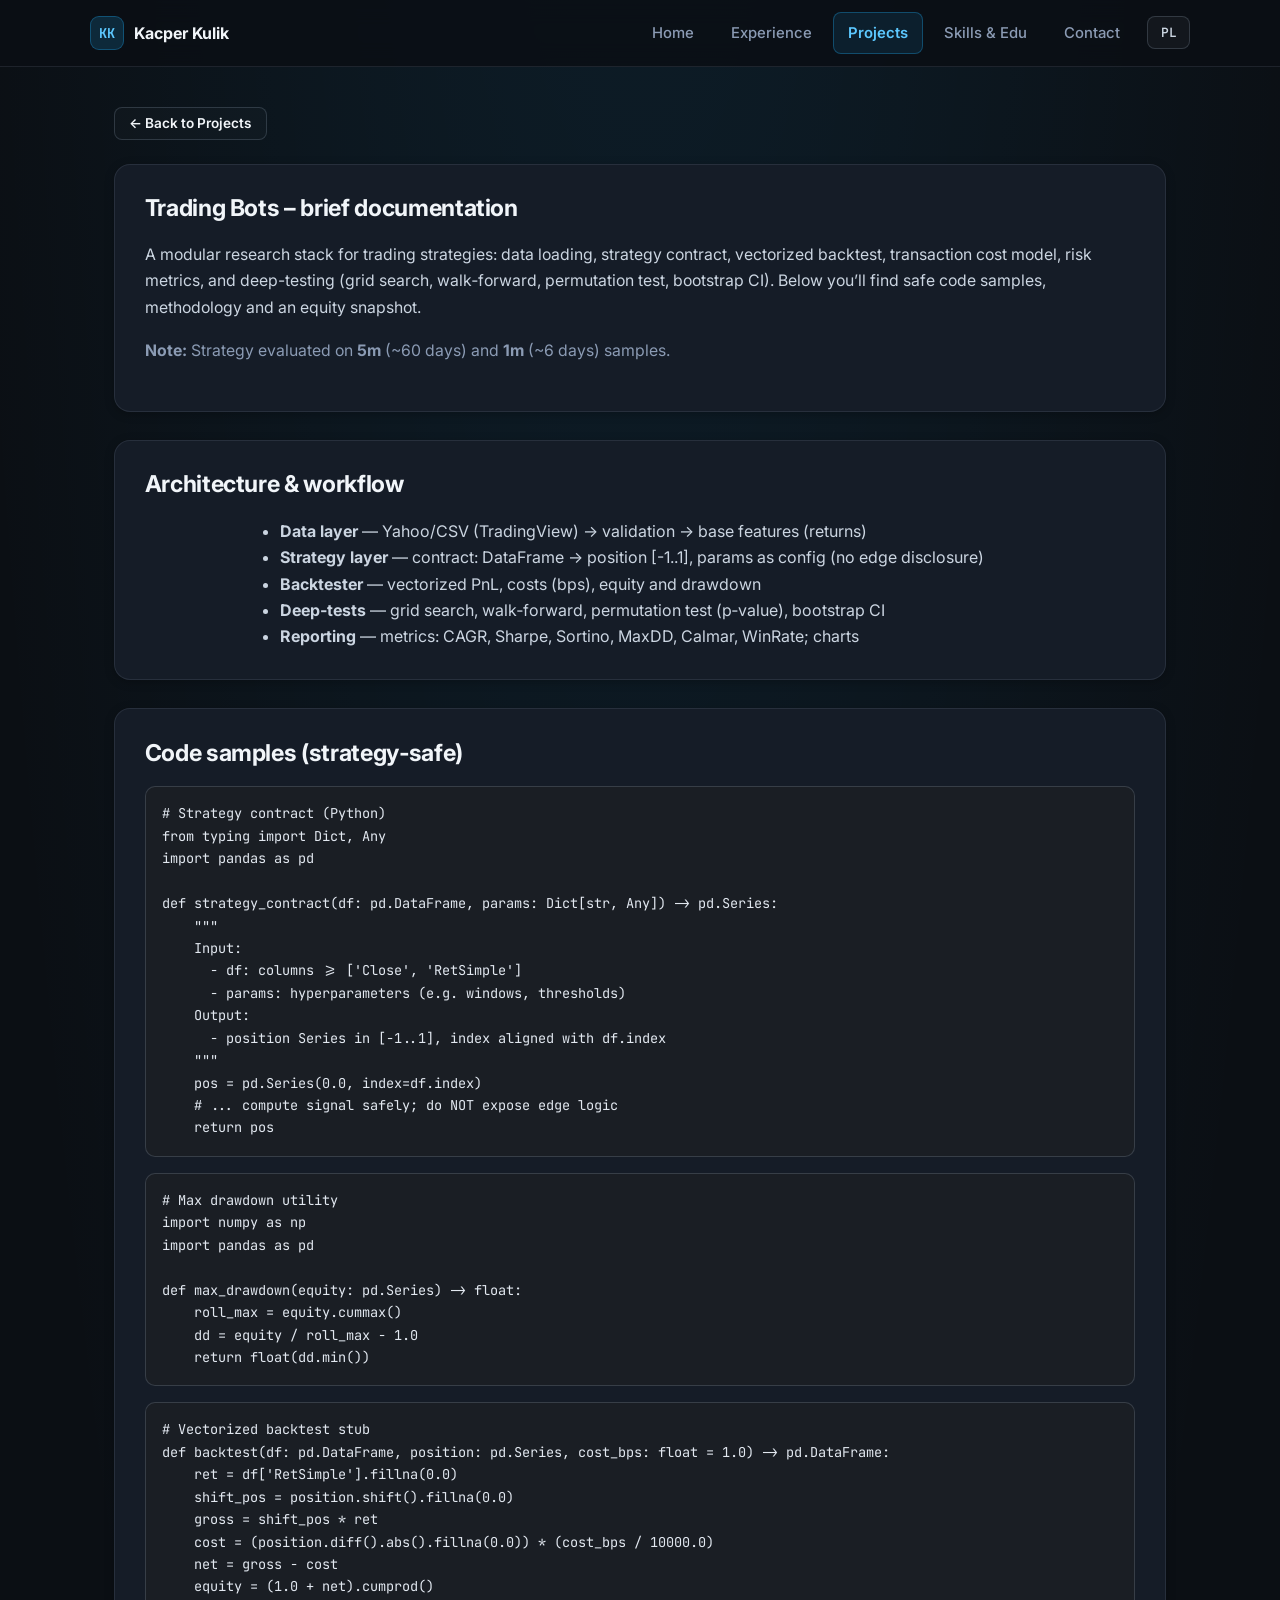
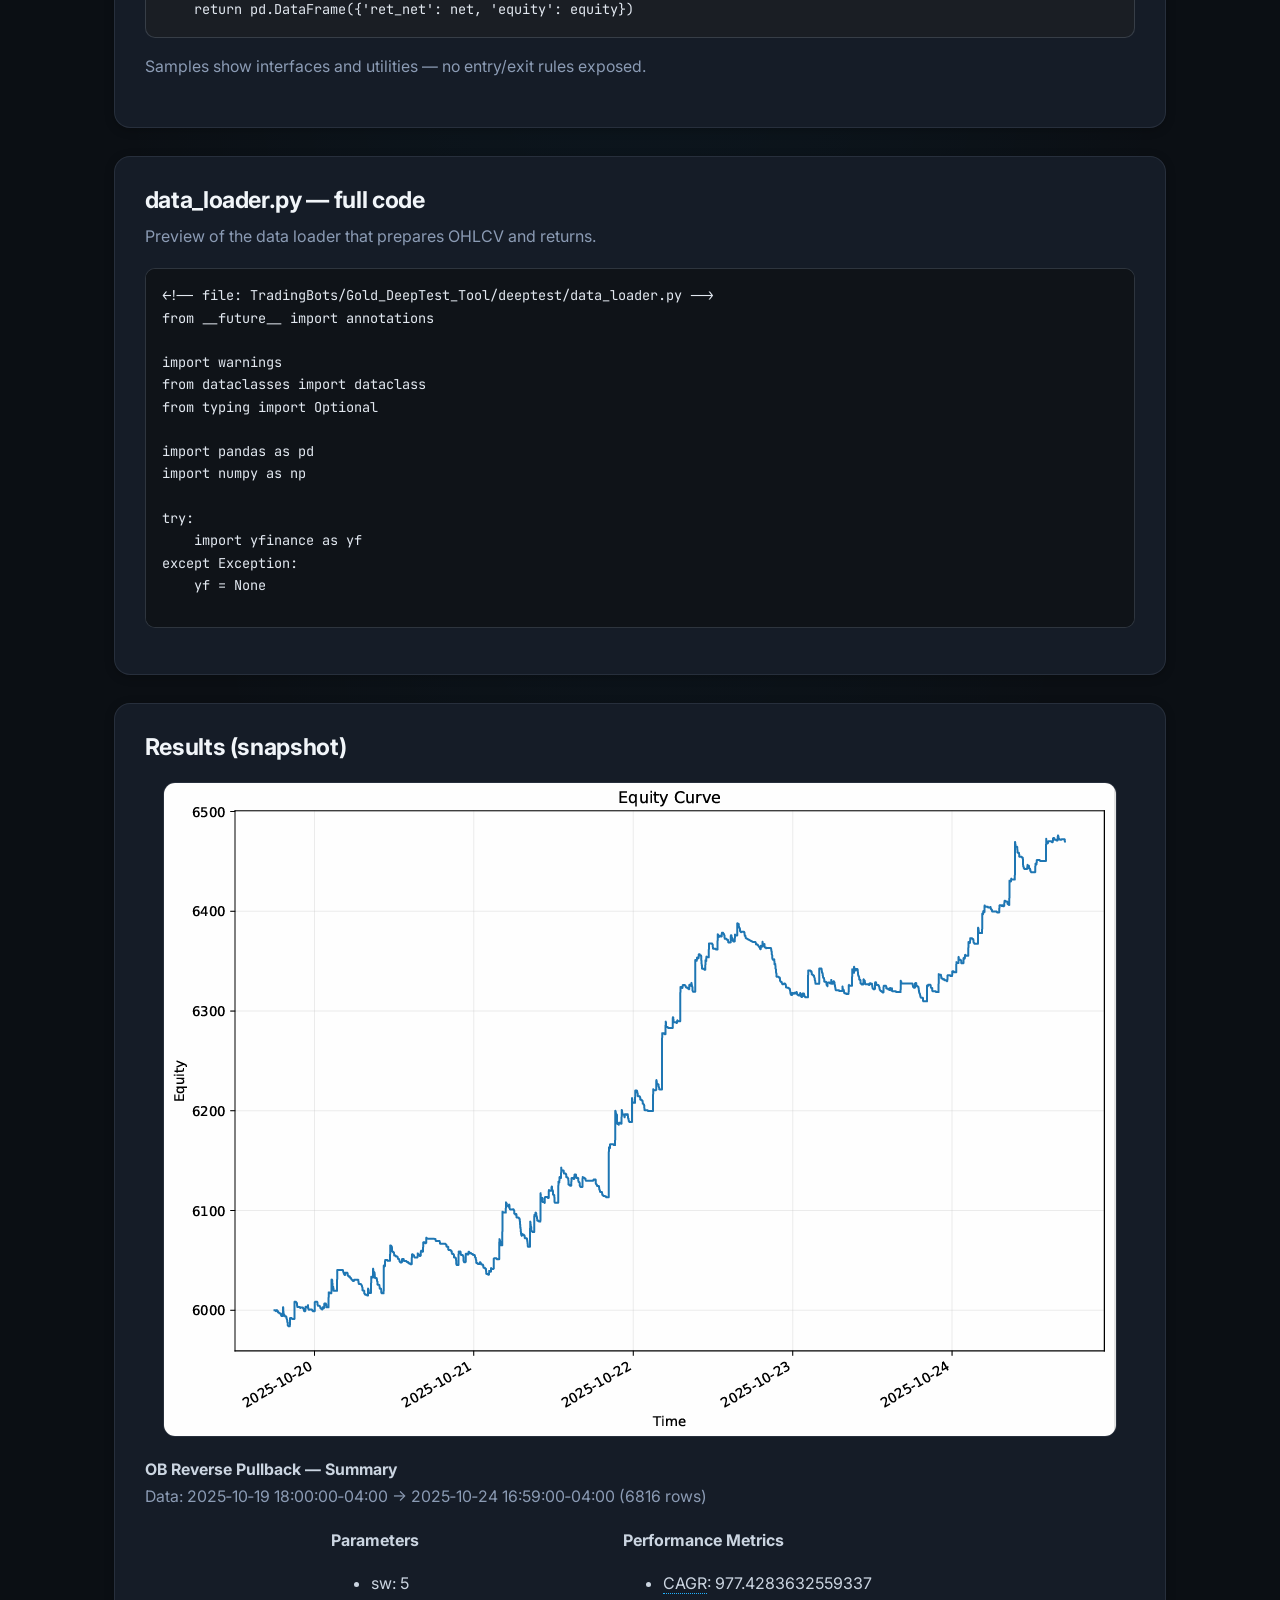
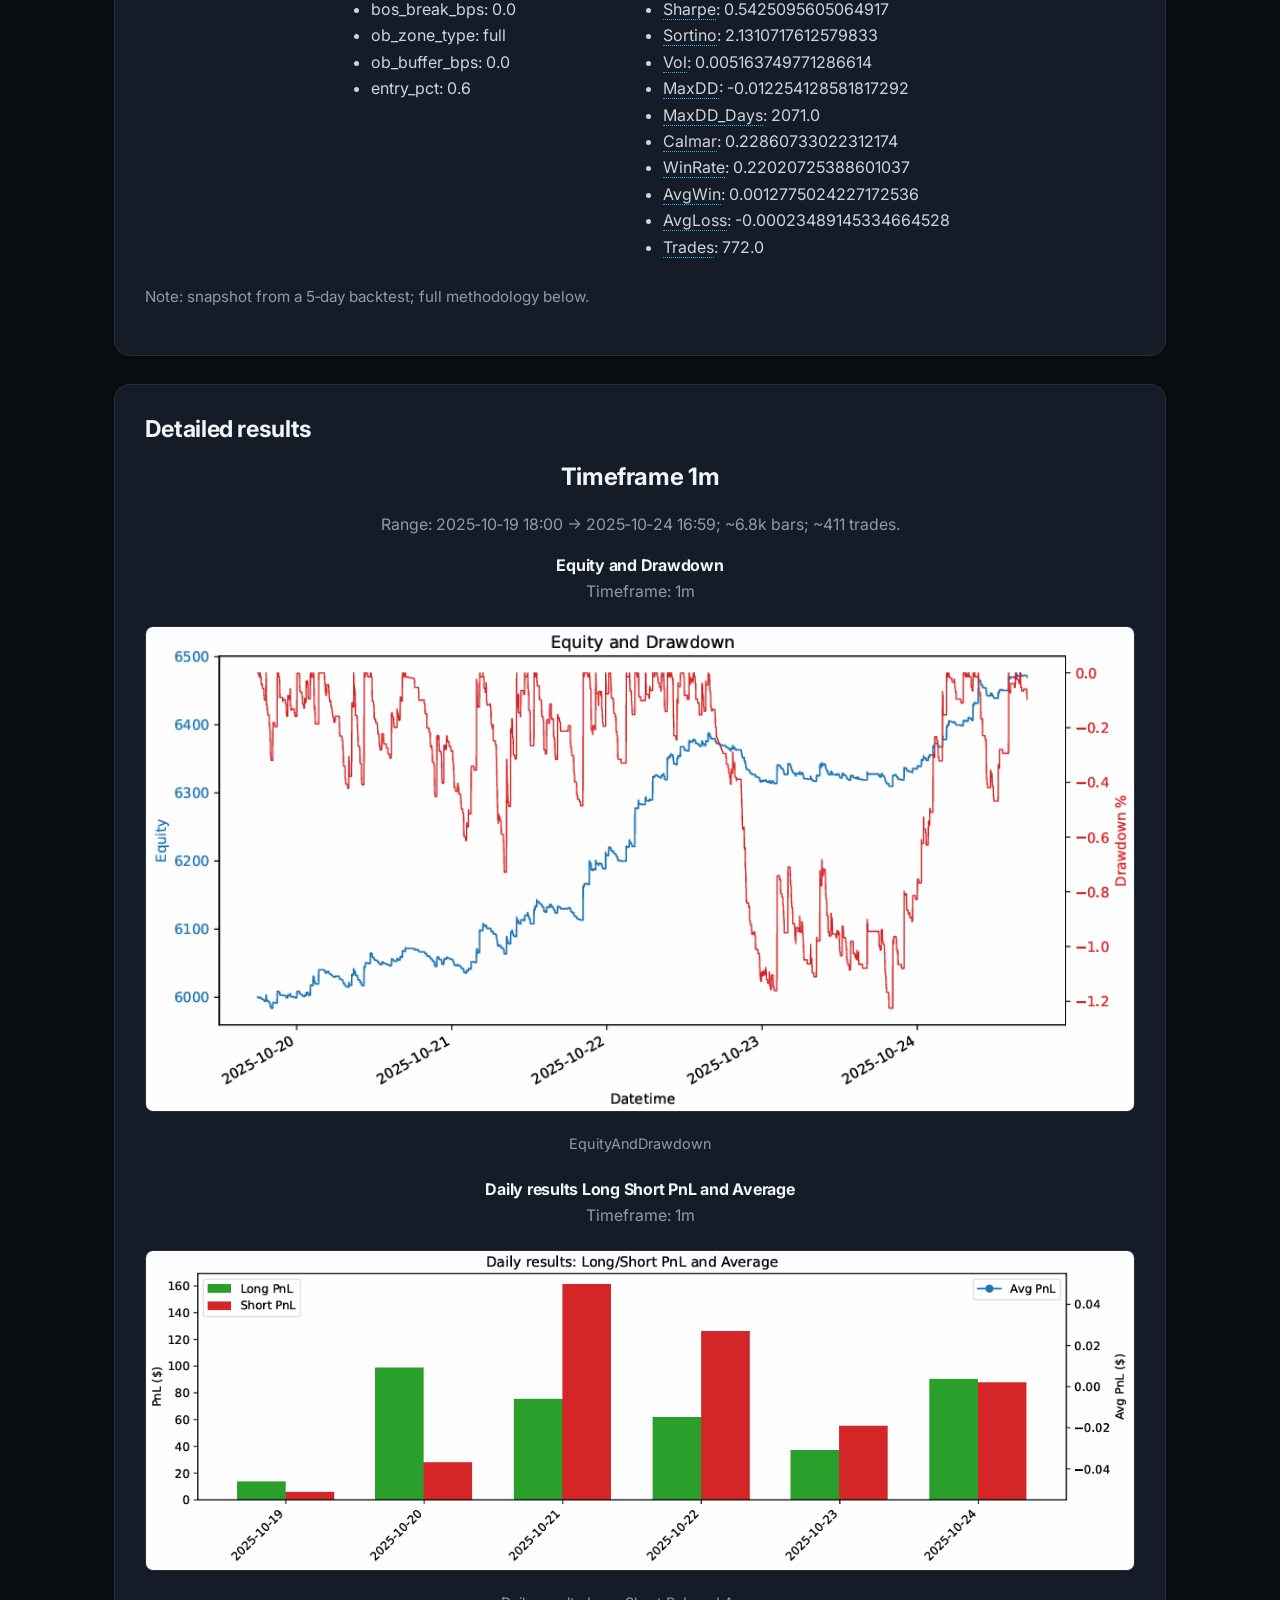
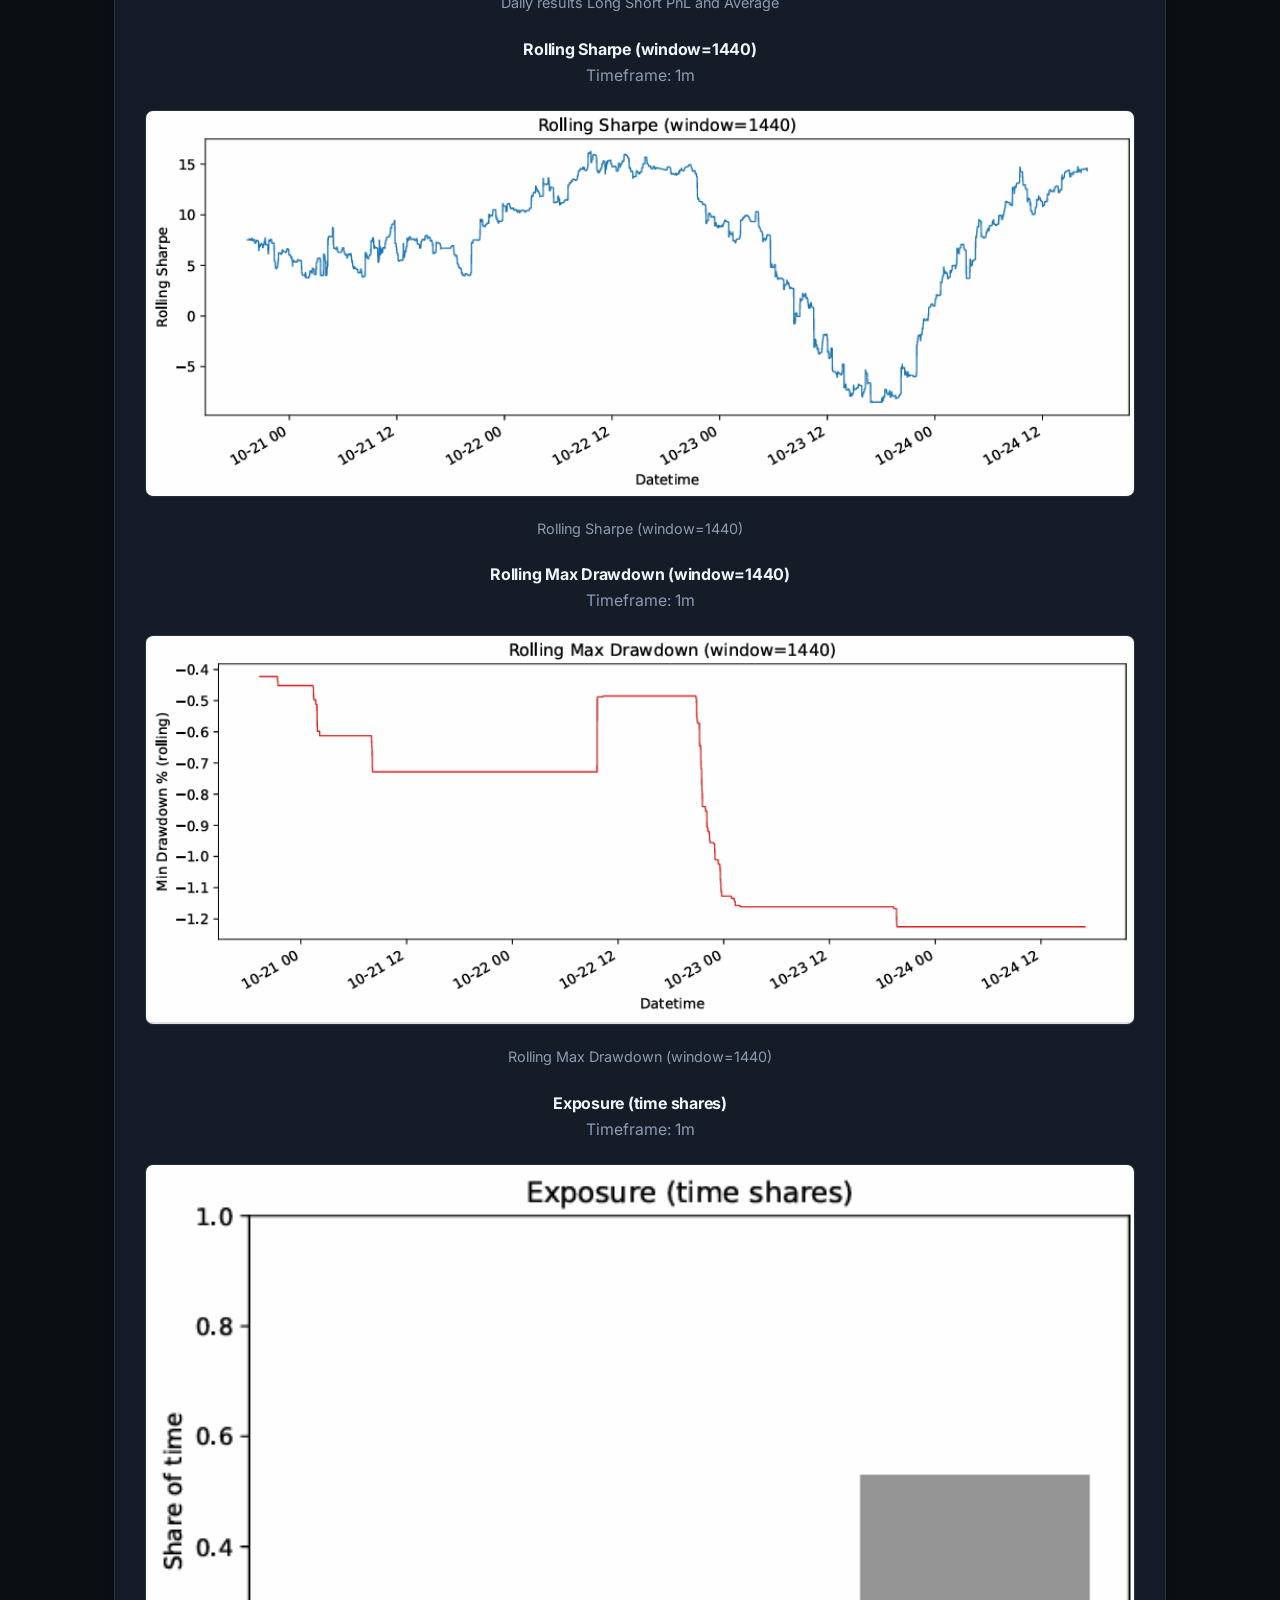
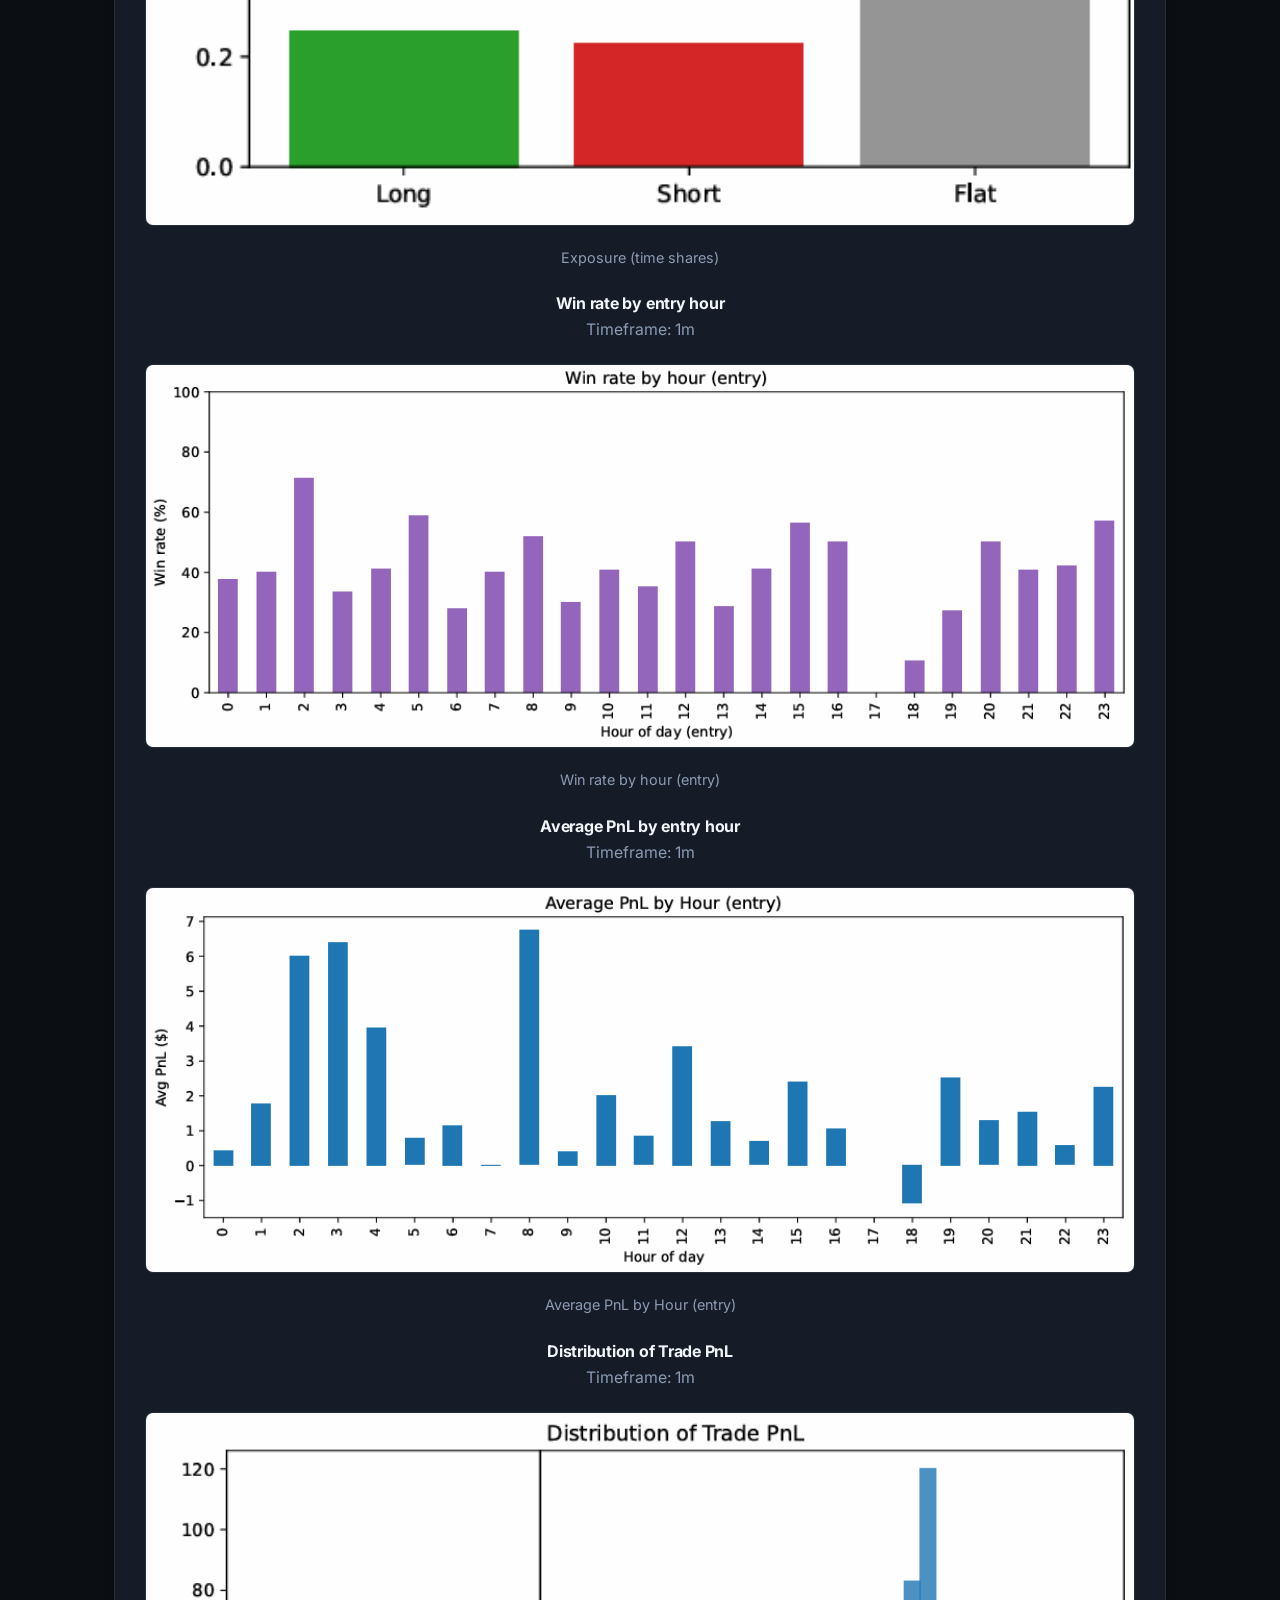
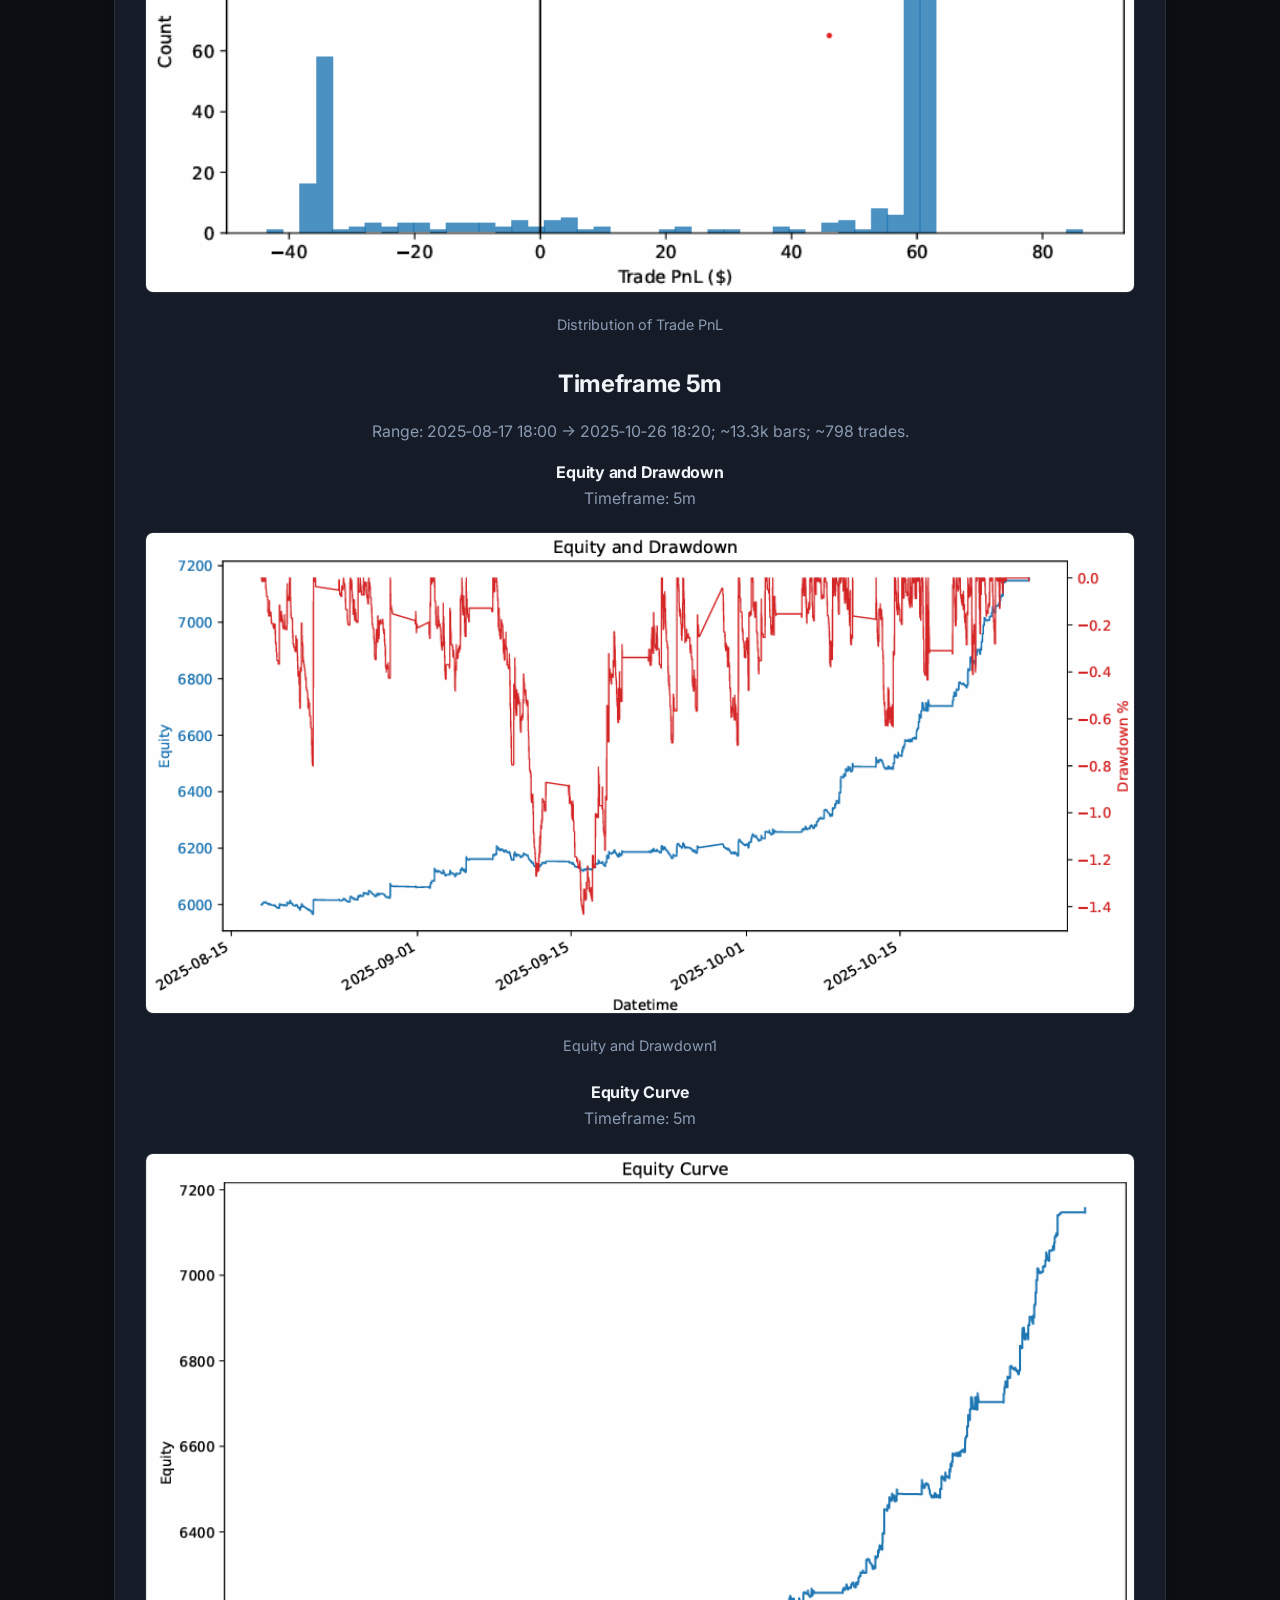
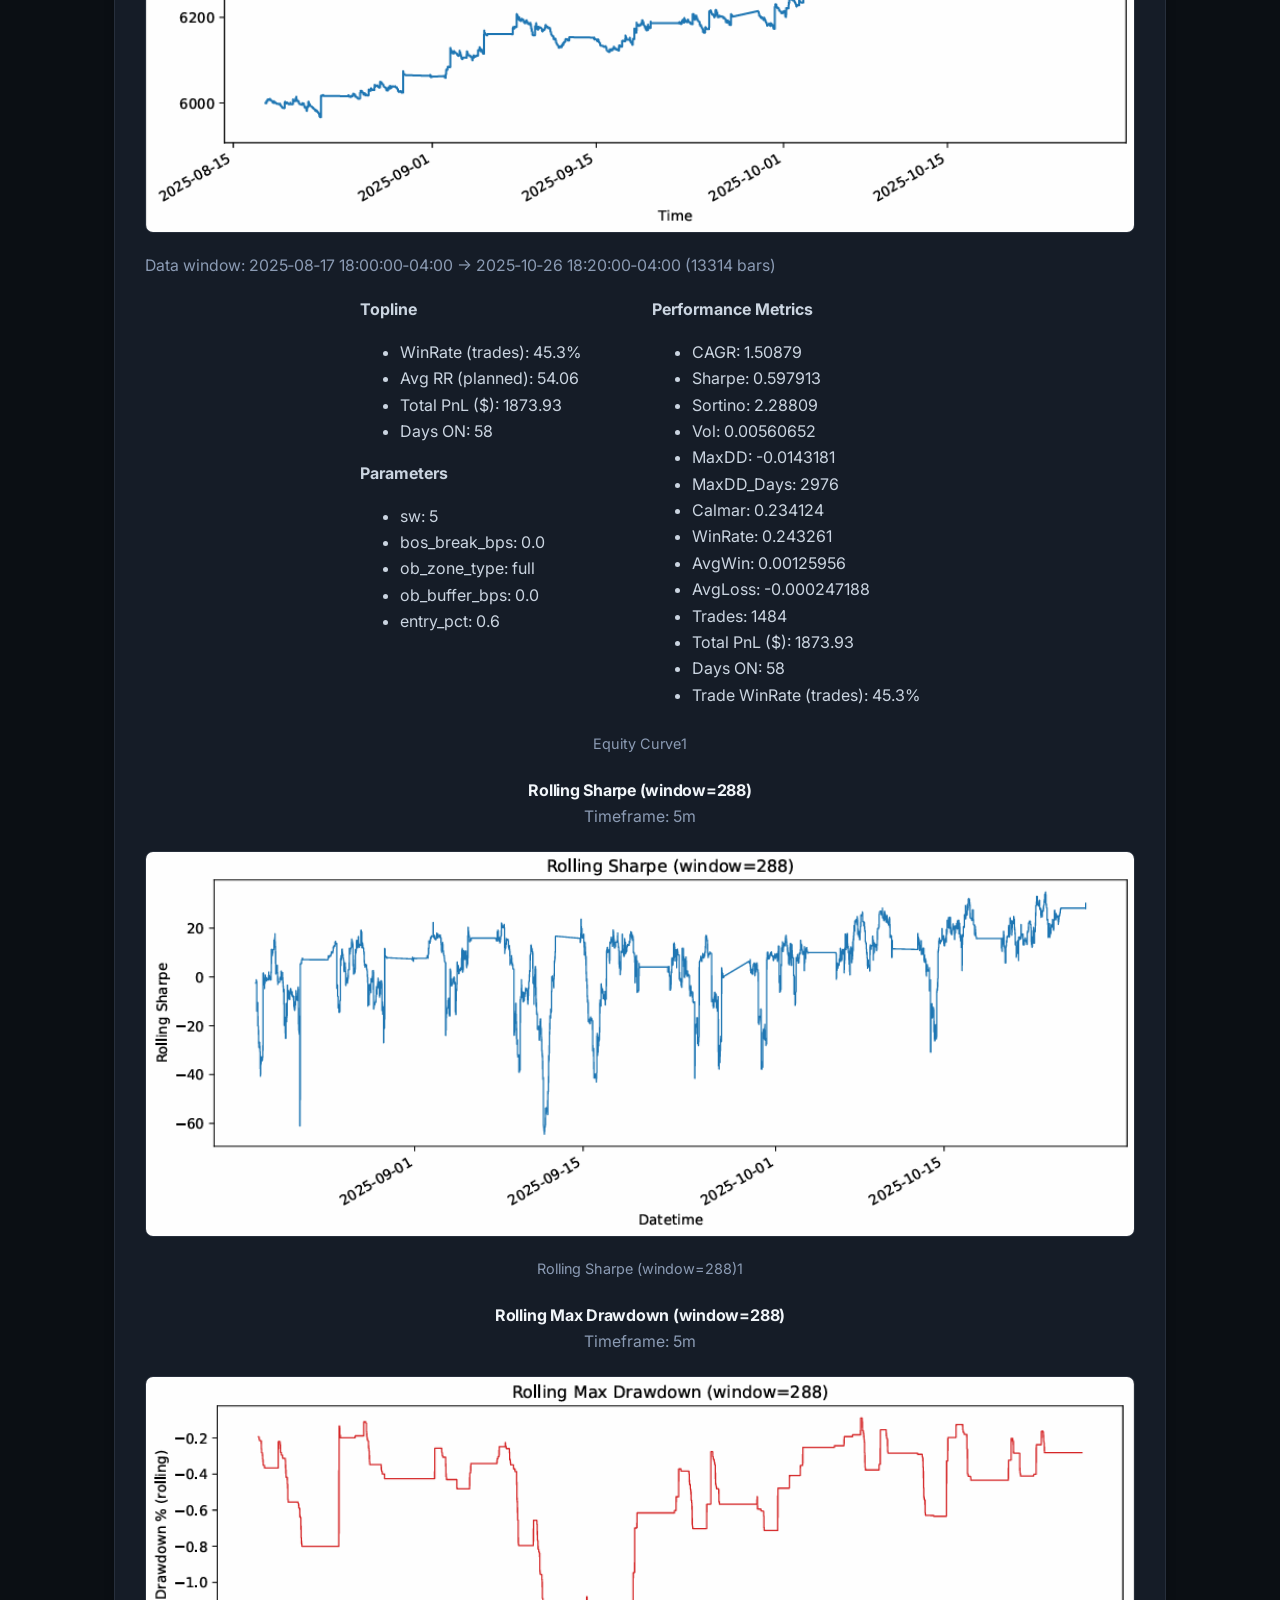
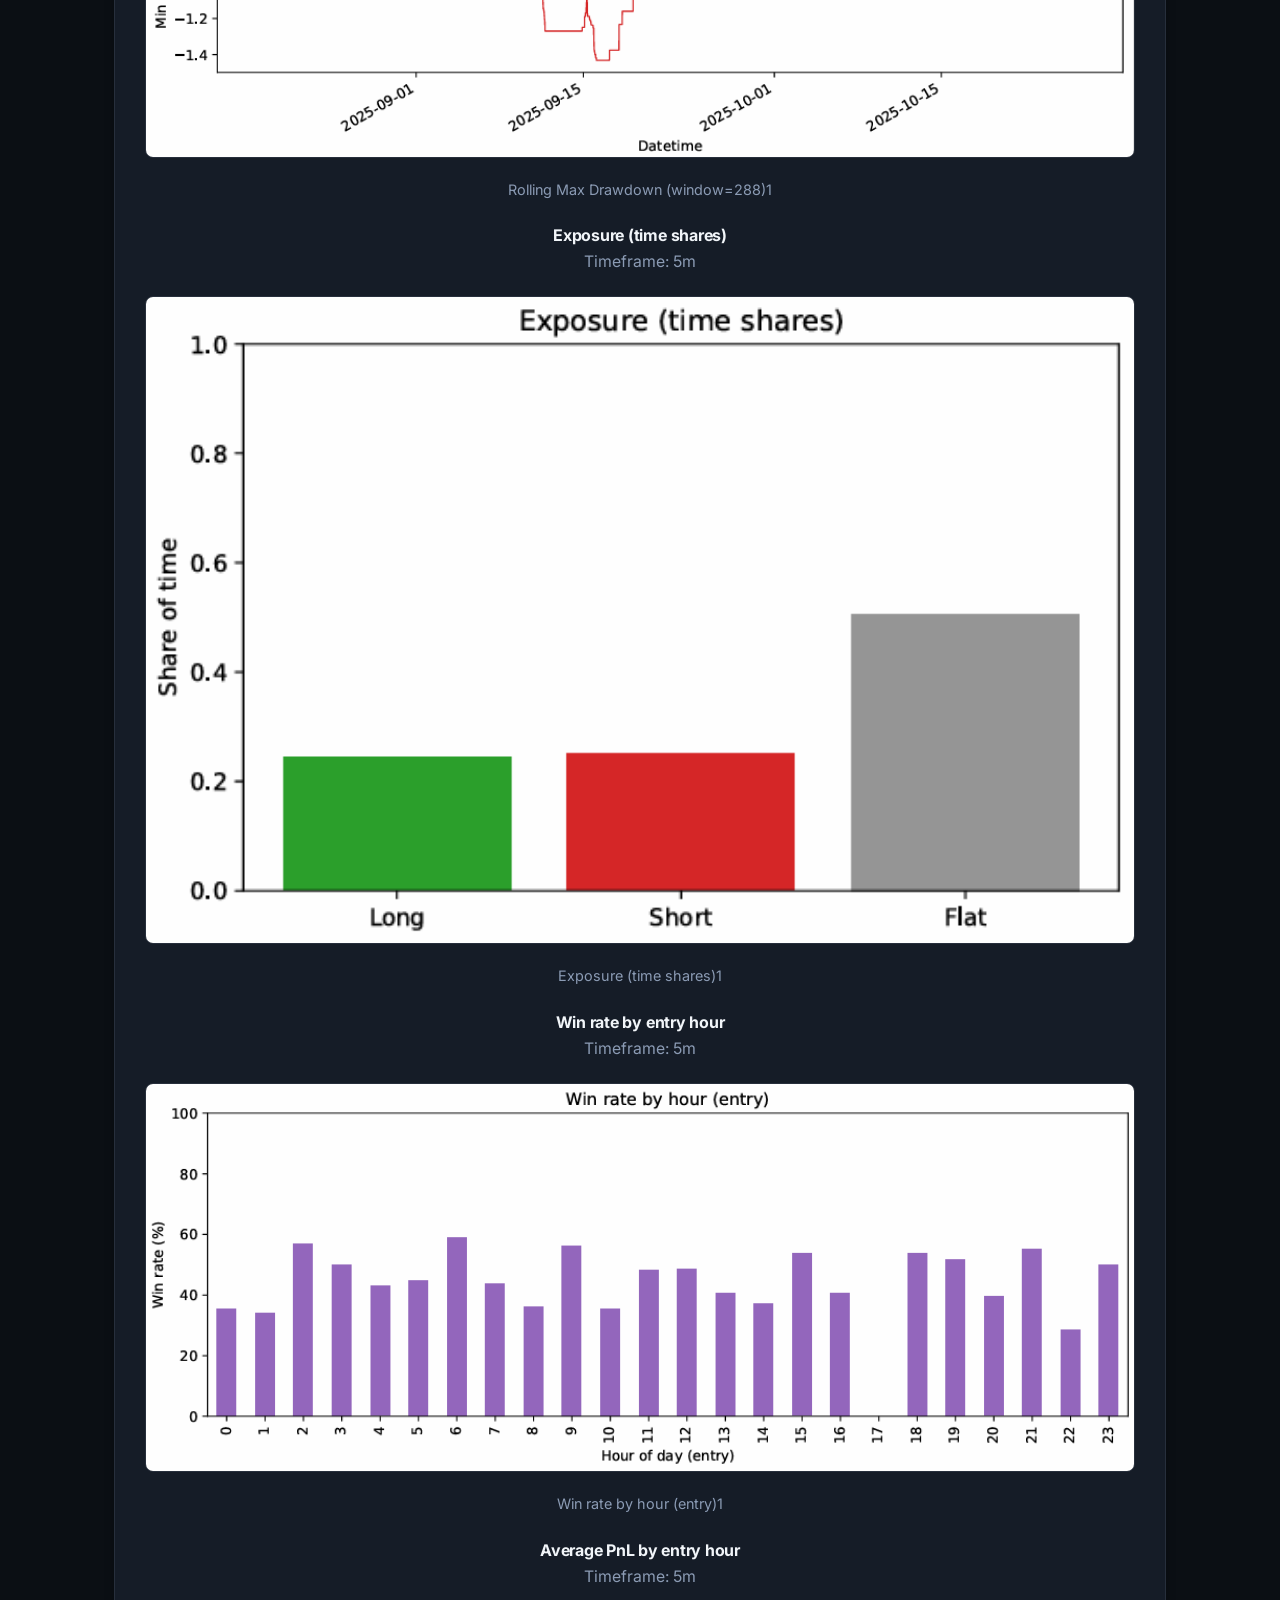
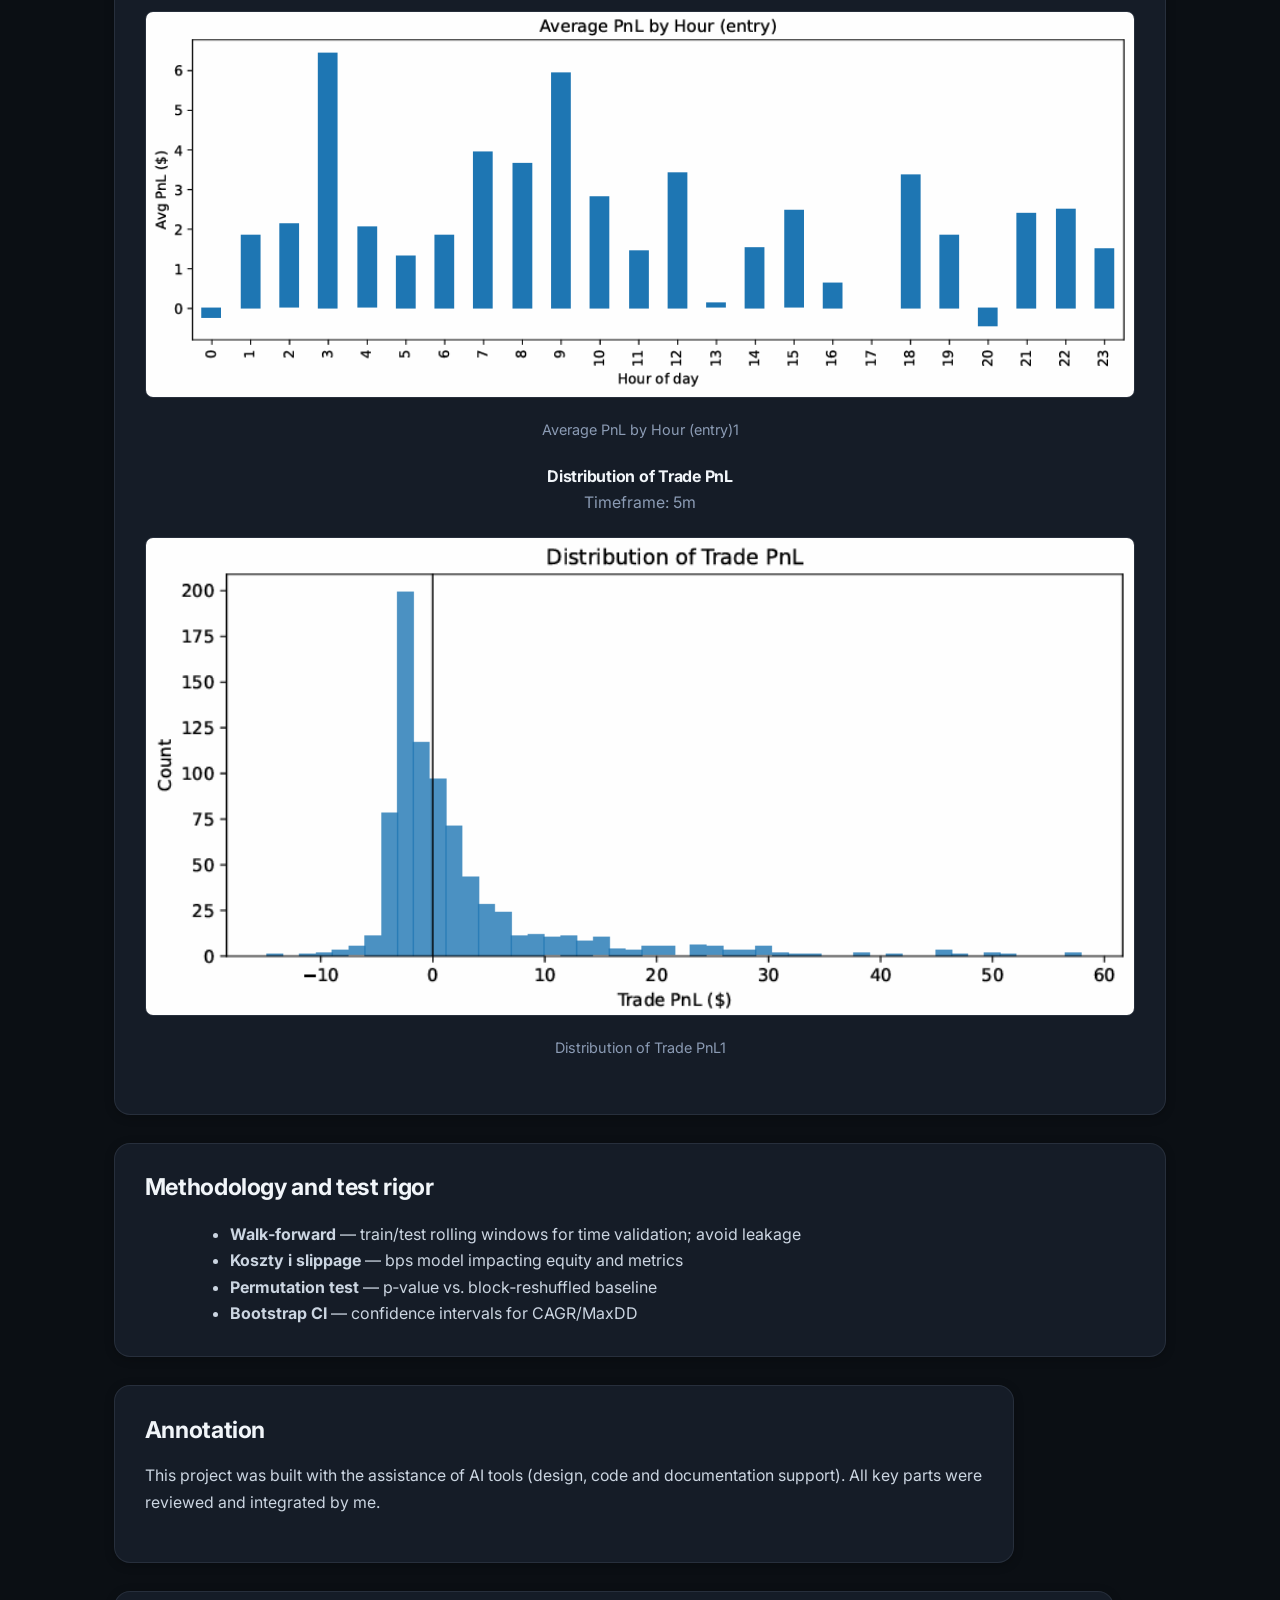
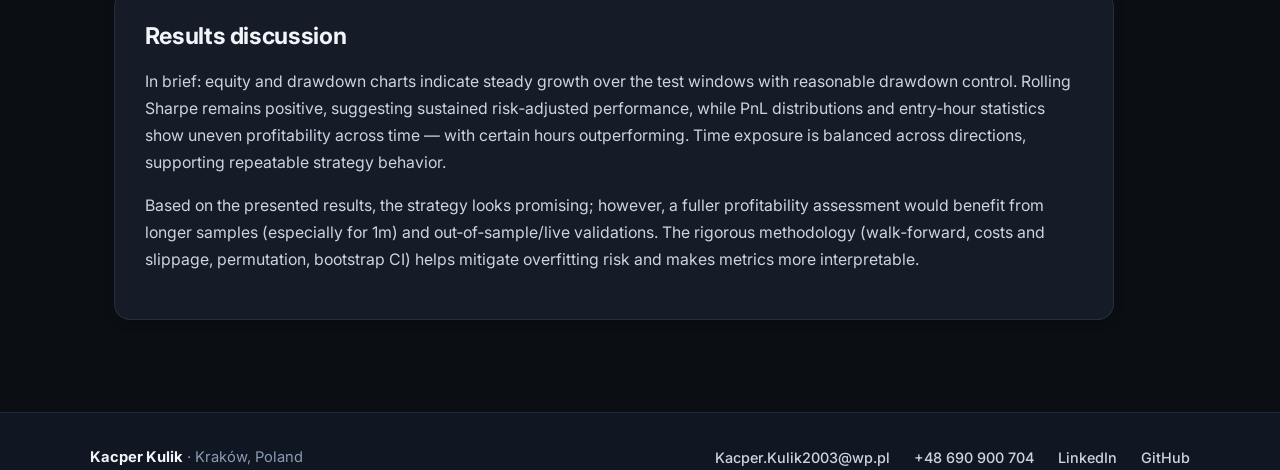
<file: trading-bots.html>
<!DOCTYPE html>
<html lang="en" id="html-root">
<head>
  <meta charset="UTF-8">
  <meta name="viewport" content="width=device-width, initial-scale=1.0">
  <title>Trading Bots – Documentation | Kacper Kulik</title>
  <meta name="description" content="Trading Bots – brief project documentation: modular architecture, testing methodology, safe code samples, risk metrics, and equity curve.">
  <link rel="stylesheet" href="style.css?v=4">
  <meta http-equiv="X-UA-Compatible" content="IE=edge">
  
</head>
<body>
  <header>
    <nav class="navbar">
      <div class="nav-container">
        <a href="index.html" class="nav-brand">
          <span class="nav-brand-badge">KK</span>
          <span>Kacper Kulik</span>
        </a>
        <div class="nav-right">
          <ul class="nav-menu">
            <li class="nav-item">
              <a href="index.html" class="nav-link">
                <span data-lang="en">Home</span>
                <span data-lang="pl" style="display: none;">Start</span>
              </a>
            </li>
            <li class="nav-item">
              <a href="experience.html" class="nav-link">
                <span data-lang="en">Experience</span>
                <span data-lang="pl" style="display: none;">Doświadczenie</span>
              </a>
            </li>
            <li class="nav-item">
              <a href="projects.html" class="nav-link active">
                <span data-lang="en">Projects</span>
                <span data-lang="pl" style="display: none;">Projekty</span>
              </a>
            </li>
            <li class="nav-item">
              <a href="skills.html" class="nav-link">
                <span data-lang="en">Skills &amp; Edu</span>
                <span data-lang="pl" style="display: none;">Umiejętności</span>
              </a>
            </li>
            <li class="nav-item">
              <a href="contact.html" class="nav-link">
                <span data-lang="en">Contact</span>
                <span data-lang="pl" style="display: none;">Kontakt</span>
              </a>
            </li>
          </ul>
          <button class="lang-toggle" onclick="toggleLanguage()" aria-label="Switch language">
            <span id="lang-text">PL</span>
          </button>
          <button class="hamburger" aria-label="Toggle navigation menu">
            <span class="bar"></span>
            <span class="bar"></span>
            <span class="bar"></span>
          </button>
        </div>
      </div>
    </nav>
  </header>

  <main>
    <div class="container">
      <div style="margin-bottom: 1.5rem;">
        <a href="projects.html" class="btn btn--outline btn--sm">
          <span data-lang="en">← Back to Projects</span>
          <span data-lang="pl" style="display: none;">← Powrót do Projektów</span>
        </a>
      </div>
      <!-- HERO / OVERVIEW -->
      <div class="card">
        <div class="card__header">
          <h1>
            <span data-lang="pl">Trading Bots – skrócona dokumentacja</span>
            <span data-lang="en" style="display:none;">Trading Bots – brief documentation</span>
          </h1>
        </div>
        <div class="card__body">
          <p>
            <span data-lang="pl">Modułowy ekosystem do badań nad strategiami tradingowymi: ładowanie danych, kontrakt strategii, wektorowy backtest, koszty transakcyjne, metryki ryzyka oraz zestaw testów głębokich (grid search, walk‑forward, permutation test, bootstrap CI). Poniżej znajdziesz bezpieczne próbki kodu, metodologię oraz zrzut equity.</span>
            <span data-lang="en" style="display:none;">A modular research stack for trading strategies: data loading, strategy contract, vectorized backtest, transaction cost model, risk metrics, and deep-testing (grid search, walk‑forward, permutation test, bootstrap CI). Below you’ll find safe code samples, methodology and an equity snapshot.</span>
          </p>
          <p style="margin-top:.5rem; color:var(--color-text-muted);">
            <span data-lang="pl"><strong>Adnotacja:</strong> Strategia testowana na interwale <strong>5m</strong> (ok. 60 dni) oraz <strong>1m</strong> (ok. 6 dni).</span>
            <span data-lang="en" style="display:none;"><strong>Note:</strong> Strategy evaluated on <strong>5m</strong> (~60 days) and <strong>1m</strong> (~6 days) samples.</span>
          </p>
        </div>
      </div>

      <!-- ARCHITECTURE / WORKFLOW -->
      <div class="card">
        <div class="card__header">
          <h2>
            <span data-lang="pl">Architektura i przepływ</span>
            <span data-lang="en" style="display:none;">Architecture & workflow</span>
          </h2>
        </div>
        <div class="card__body">
          <ul style="text-align:left; max-width:800px; margin:0 auto;">
            <li>
              <strong>Data layer</strong> — <span data-lang="pl">Yahoo/CSV (TradingView) → walidacja → feature’y bazowe (zwroty)</span><span data-lang="en" style="display:none;">Yahoo/CSV (TradingView) → validation → base features (returns)</span>
            </li>
            <li>
              <strong>Strategy layer</strong> — <span data-lang="pl">kontrakt: DataFrame → pozycja [-1..1], parametry jako config (bez ujawniania edge’a)</span><span data-lang="en" style="display:none;">contract: DataFrame → position [-1..1], params as config (no edge disclosure)</span>
            </li>
            <li>
              <strong>Backtester</strong> — <span data-lang="pl">wektorowy PnL, koszty (bps), equity i drawdown</span><span data-lang="en" style="display:none;">vectorized PnL, costs (bps), equity and drawdown</span>
            </li>
            <li>
              <strong>Deep‑tests</strong> — <span data-lang="pl">grid search, walk‑forward, test permutacyjny (p‑value), bootstrap CI</span><span data-lang="en" style="display:none;">grid search, walk‑forward, permutation test (p‑value), bootstrap CI</span>
            </li>
            <li>
              <strong>Reporting</strong> — <span data-lang="pl">metryki: CAGR, Sharpe, Sortino, MaxDD, Calmar, WinRate; wykresy</span><span data-lang="en" style="display:none;">metrics: CAGR, Sharpe, Sortino, MaxDD, Calmar, WinRate; charts</span>
            </li>
          </ul>
        </div>
      </div>

      <!-- SAFE CODE SAMPLES -->
      <div class="card">
        <div class="card__header">
          <h2>
            <span data-lang="pl">Próbki kodu (bez ujawniania strategii)</span>
            <span data-lang="en" style="display:none;">Code samples (strategy‑safe)</span>
          </h2>
        </div>
        <div class="card__body" style="text-align:left;">
<pre style="white-space:pre-wrap; background:#1a1e24; padding:1rem; border-radius:10px;"><code># Strategy contract (Python)
from typing import Dict, Any
import pandas as pd

def strategy_contract(df: pd.DataFrame, params: Dict[str, Any]) -> pd.Series:
    """
    Input:
      - df: columns >= ['Close', 'RetSimple']
      - params: hyperparameters (e.g. windows, thresholds)
    Output:
      - position Series in [-1..1], index aligned with df.index
    """
    pos = pd.Series(0.0, index=df.index)
    # ... compute signal safely; do NOT expose edge logic
    return pos
</code></pre>

<pre style="white-space:pre-wrap; background:#1a1e24; padding:1rem; border-radius:10px;"><code># Max drawdown utility
import numpy as np
import pandas as pd

def max_drawdown(equity: pd.Series) -> float:
    roll_max = equity.cummax()
    dd = equity / roll_max - 1.0
    return float(dd.min())
</code></pre>

<pre style="white-space:pre-wrap; background:#1a1e24; padding:1rem; border-radius:10px;"><code># Vectorized backtest stub
def backtest(df: pd.DataFrame, position: pd.Series, cost_bps: float = 1.0) -> pd.DataFrame:
    ret = df['RetSimple'].fillna(0.0)
    shift_pos = position.shift().fillna(0.0)
    gross = shift_pos * ret
    cost = (position.diff().abs().fillna(0.0)) * (cost_bps / 10000.0)
    net = gross - cost
    equity = (1.0 + net).cumprod()
    return pd.DataFrame({'ret_net': net, 'equity': equity})
</code></pre>
          <p style="color:var(--color-text-muted);">
            <span data-lang="pl">Powyższe fragmenty pokazują interfejsy i narzędzia — bez konkretnych reguł wejścia/wyjścia.</span>
            <span data-lang="en" style="display:none;">Samples show interfaces and utilities — no entry/exit rules exposed.</span>
          </p>
        </div>
      </div>

      <!-- Compact scrollable full file: data_loader.py -->
      <div class="card" id="full-file-data-loader">
        <div class="card__header">
          <h2>
            <span data-lang="pl">data_loader.py — pełny kod</span>
            <span data-lang="en" style="display:none;">data_loader.py — full code</span>
          </h2>
          <p style="color:var(--color-text-muted); margin-top:.5rem;">
            <span data-lang="pl"> Podgląd pliku odpowiedzialnego za ładowanie danych (OHLCV) i wyliczanie zwrotów.</span>
            <span data-lang="en" style="display:none;">Preview of the data loader that prepares OHLCV and returns.</span>
          </p>
        </div>
        <div class="card__body" style="text-align:left;">
<pre style="max-height:360px; overflow:auto; background:#0f1318; color:#e6eef6; padding:1rem; border-radius:10px; font-size:0.95rem; line-height:1.4;">
<code>&lt;!-- file: TradingBots/Gold_DeepTest_Tool/deeptest/data_loader.py --&gt;
from __future__ import annotations

import warnings
from dataclasses import dataclass
from typing import Optional

import pandas as pd
import numpy as np

try:
    import yfinance as yf  
except Exception:  
    yf = None  


@dataclass
class DataConfig:
    symbol: str = "GC=F"  
    start: str = "2010-01-01"
    end: Optional[str] = None  
    timeframe: str = "1d"  
    csv_path: Optional[str] = None
    allow_synthetic: bool = True
    period: Optional[str] = None  


def _from_yfinance(cfg: DataConfig) -&gt; pd.DataFrame:
    if yf is None:
        raise RuntimeError("yfinance not installed; install it or provide csv_path")
    ticker = yf.Ticker(cfg.symbol)
    if cfg.period:
        df = ticker.history(period=cfg.period, interval=cfg.timeframe, auto_adjust=False)
    else:
        df = ticker.history(start=cfg.start, end=cfg.end, interval=cfg.timeframe, auto_adjust=False)
    if df.empty and cfg.timeframe.endswith("m") and not cfg.period:
        try:
            df = ticker.history(period="7d", interval=cfg.timeframe, auto_adjust=False)
        except Exception:
            pass
    if df.empty:
        raise RuntimeError(f"No data returned for {cfg.symbol}")
    df = df.rename(columns={c: c.capitalize() for c in df.columns})
    df.index = pd.to_datetime(df.index)
    return df[[c for c in ["Open", "High", "Low", "Close", "Volume"] if c in df.columns]]


def _from_csv(path: str) -&gt; pd.DataFrame:
    df = pd.read_csv(path)
    if "Date" in df.columns:
        idx = pd.to_datetime(df["Date"])
        df = df.set_index(idx).drop(columns=["Date"])
    elif df.columns[0].lower() in {"date", "datetime", "time"}:
        idx = pd.to_datetime(df.iloc[:, 0])
        df = df.set_index(idx).drop(columns=[df.columns[0]])
    df.index.name = "Date"
    rename_map = {"open": "Open", "high": "High", "low": "Low", "close": "Close", "adj close": "Adj Close", "volume": "Volume"}
    df = df.rename(columns={k: rename_map[k.lower()] for k in list(df.columns) if k.lower() in rename_map})
    return df


def _synthetic(n: int = 3000, start_price: float = 1500.0, seed: int = 42) -&gt; pd.DataFrame:
    import numpy as np
    rng = np.random.default_rng(seed)
    mu = 0.0001
    sigma = 0.01
    rets = rng.normal(mu, sigma, size=n)
    prices = start_price * np.exp(np.cumsum(rets))
    idx = pd.date_range("2010-01-01", periods=n, freq="B")
    close = pd.Series(prices, index=idx)
    high = close * (1 + rng.uniform(0, 0.01, size=n))
    low = close * (1 - rng.uniform(0, 0.01, size=n))
    open_ = close.shift(1).fillna(close.iloc[0])
    vol = rng.integers(1e3, 1e5, size=n)
    df = pd.DataFrame({"Open": open_, "High": high, "Low": low, "Close": close, "Volume": vol}, index=idx)
    return df


def load_data(cfg: DataConfig) -&gt; pd.DataFrame:
    """Load OHLCV and compute returns.

    Returns DataFrame with columns: Open, High, Low, Close, Volume, Ret (log), RetSimple
    Index is DatetimeIndex (UTC-naive).
    """
    if cfg.csv_path:
        df = _from_csv(cfg.csv_path)
    else:
        try:
            df = _from_yfinance(cfg)
        except Exception as e:
            if cfg.allow_synthetic:
                warnings.warn(f"Falling back to synthetic data due to: {e}")
                df = _synthetic()
            else:
                raise

    df = df.sort_index()
    df = df[~df.index.duplicated(keep="last")]
    df = df.ffill().bfill()
    df["RetSimple"] = df["Close"].pct_change().fillna(0.0)
    df["Ret"] = np.log1p(df["RetSimple"]).replace([np.inf, -np.inf], 0.0).fillna(0.0)
    return df</code>
</pre>
        </div>
      </div>

      <!-- RESULTS: EQUITY + METRICS -->
      <div class="card">
        <div class="card__header">
          <h2>
            <span data-lang="pl">Wyniki (snapshot)</span>
            <span data-lang="en" style="display:none;">Results (snapshot)</span>
          </h2>
        </div>
        <div class="card__body">
          <img src="img/equitychart.png" alt="Equity curve – OB Reverse Pullback (5 dni)" />
          <p style="margin-top:1rem;">
            <strong>OB Reverse Pullback — Summary</strong><br/>
            <span style="color:var(--color-text-muted);">Data: 2025‑10‑19 18:00:00‑04:00 → 2025‑10‑24 16:59:00‑04:00 (6816 rows)</span>
          </p>
          <div style="display:flex; gap:2rem; justify-content:center; flex-wrap:wrap;">
            <div style="min-width:260px; text-align:left;">
              <strong>Parameters</strong>
              <ul>
                <li>sw: 5</li>
                <li>bos_break_bps: 0.0</li>
                <li>ob_zone_type: full</li>
                <li>ob_buffer_bps: 0.0</li>
                <li>entry_pct: 0.6</li>
              </ul>
            </div>
            <div style="min-width:260px; text-align:left;">
              <strong>Performance Metrics</strong>
              <ul>
                <li><span class="kk-term" data-tooltip-pl="CAGR (średn. roczna stopa zwrotu, skumulowana z reinwestycją zysków; uśrednia wynik rocznie)." data-tooltip-en="CAGR (Compound Annual Growth Rate): average yearly return assuming profits are reinvested; a smoothed annualized growth.">CAGR</span>: 977.4283632559337</li>
                <li><span class="kk-term" data-tooltip-pl="Sharpe: zysk skorygowany o ryzyko = średni zwrot / odchylenie std zwrotów (im wyżej, tym lepiej)." data-tooltip-en="Sharpe: risk-adjusted return = mean return / std dev of returns (higher is better).">Sharpe</span>: 0.5425095605064917</li>
                <li><span class="kk-term" data-tooltip-pl="Sortino: jak Sharpe, ale karze tylko zmienność spadkową (downside); lepiej mierzy asymetrię ryzyka." data-tooltip-en="Sortino: like Sharpe, but penalizes only downside volatility; better for asymmetric risk.">Sortino</span>: 2.1310717612579833</li>
                <li><span class="kk-term" data-tooltip-pl="Vol: zmienność = odchylenie standardowe zwrotów; pokazuje, jak mocno wynik oscyluje." data-tooltip-en="Vol: volatility = standard deviation of returns; shows variability of outcomes.">Vol</span>: 0.005163749771286614</li>
                <li><span class="kk-term" data-tooltip-pl="MaxDD: maksymalna obsuwka kapitału (od szczytu do dołka); miara najgłębszej straty w czasie." data-tooltip-en="MaxDD: maximum drawdown from peak to trough; deepest loss over the period.">MaxDD</span>: -0.012254128581817292</li>
                <li><span class="kk-term" data-tooltip-pl="MaxDD_Days: czas trwania najgłębszej obsuwy (liczba kroków/czasu) do pełnego odrobienia." data-tooltip-en="MaxDD_Days: length of the deepest drawdown (bars/time) until recovery.">MaxDD_Days</span>: 2071.0</li>
                <li><span class="kk-term" data-tooltip-pl="Calmar: stosunek CAGR do MaxDD; zysk wzgl. głębokości obsuwy (wyżej = lepiej)." data-tooltip-en="Calmar: CAGR to MaxDD ratio; return relative to drawdown depth (higher is better).">Calmar</span>: 0.22860733022312174</li>
                <li><span class="kk-term" data-tooltip-pl="WinRate: udział transakcji z dodatnim wynikiem." data-tooltip-en="WinRate: share of trades with positive return.">WinRate</span>: 0.22020725388601037</li>
                <li><span class="kk-term" data-tooltip-pl="AvgWin: średni zwrot pojedynczej wygranej transakcji." data-tooltip-en="AvgWin: average return of a winning trade.">AvgWin</span>: 0.0012775024227172536</li>
                <li><span class="kk-term" data-tooltip-pl="AvgLoss: średni zwrot pojedynczej przegranej transakcji." data-tooltip-en="AvgLoss: average return of a losing trade.">AvgLoss</span>: -0.00023489145334664528</li>
                <li><span class="kk-term" data-tooltip-pl="Trades: łączna liczba transakcji w badanym okresie." data-tooltip-en="Trades: total number of executed trades in the sample.">Trades</span>: 772.0</li>
              </ul>
            </div>
          </div>
          <p style="color:var(--color-text-muted); font-size:0.95rem; margin-top:0.5rem;">
            <span data-lang="pl">Uwaga: powyższe to snapshot backtestu z 5 dni; pełna metodologia w sekcji poniżej.</span>
            <span data-lang="en" style="display:none;">Note: snapshot from a 5‑day backtest; full methodology below.</span>
          </p>
        </div>
      </div>

      <!-- DETAILED RESULTS (grouped, larger images, centered) -->
      <div class="card">
        <div class="card__header">
          <h2>
            <span data-lang="pl">Wyniki szczegółowe</span>
            <span data-lang="en" style="display:none;">Detailed results</span>
          </h2>
        </div>
        <div class="card__body">
          <!-- 1m section -->
          <h2 style="margin-top:0; text-align:center;">
            <span data-lang="pl">Interwał 1m</span>
            <span data-lang="en" style="display:none;">Timeframe 1m</span>
          </h2>
          <p style="color:var(--color-text-muted); text-align:center;">
            <span data-lang="pl">Zakres: 2025‑10‑19 18:00 → 2025‑10‑24 16:59; ok. 6.8k barów; ~411 transakcji.</span>
            <span data-lang="en" style="display:none;">Range: 2025‑10‑19 18:00 → 2025‑10‑24 16:59; ~6.8k bars; ~411 trades.</span>
          </p>
          <div style="max-width:1100px; margin:0 auto;">
            <figure style="margin:0 0 1.5rem 0;">
              <h4 style="margin:0 0 .25rem 0; text-align:center;">
                <span data-lang="pl">Equity i Drawdown</span>
                <span data-lang="en" style="display:none;">Equity and Drawdown</span>
              </h4>
              <p style="margin:0 0 .5rem 0; color:var(--color-text-muted); text-align:center;">
                <span data-lang="pl">Timeframe: 1m</span>
                <span data-lang="en" style="display:none;">Timeframe: 1m</span>
              </p>
              <img class="zoomable" src="img/trading-bots/EquityAndDrawdown.png" alt="EquityAndDrawdown – 1m" style="width:100%; height:auto; display:block; border-radius:8px;" onerror="this.style.display='none'" />
              <figcaption style="margin-top:.5rem; font-size:.9rem; color:var(--color-text-muted); text-align:center;">EquityAndDrawdown</figcaption>
            </figure>

            <figure style="margin:0 0 1.5rem 0;">
              <h4 style="margin:0 0 .25rem 0; text-align:center;">
                <span data-lang="pl">Dzienne wyniki: Long/Short i średnia</span>
                <span data-lang="en" style="display:none;">Daily results Long Short PnL and Average</span>
              </h4>
              <p style="margin:0 0 .5rem 0; color:var(--color-text-muted); text-align:center;">
                <span data-lang="pl">Timeframe: 1m</span>
                <span data-lang="en" style="display:none;">Timeframe: 1m</span>
              </p>
              <img class="zoomable" src="img/trading-bots/Daily results Long Short PnL and Average.png" alt="Daily results Long Short PnL and Average – 1m" style="width:100%; height:auto; display:block; border-radius:8px;" onerror="this.style.display='none'" />
              <figcaption style="margin-top:.5rem; font-size:.9rem; color:var(--color-text-muted); text-align:center;">Daily results Long Short PnL and Average</figcaption>
            </figure>

            <figure style="margin:0 0 1.5rem 0;">
              <h4 style="margin:0 0 .25rem 0; text-align:center;">
                <span data-lang="pl">Kroczący Sharpe (okno=1440)</span>
                <span data-lang="en" style="display:none;">Rolling Sharpe (window=1440)</span>
              </h4>
              <p style="margin:0 0 .5rem 0; color:var(--color-text-muted); text-align:center;">
                <span data-lang="pl">Timeframe: 1m</span>
                <span data-lang="en" style="display:none;">Timeframe: 1m</span>
              </p>
              <img class="zoomable" src="img/trading-bots/Rolling Sharpe (window=1440).png" alt="Rolling Sharpe (window=1440) – 1m" style="width:100%; height:auto; display:block; border-radius:8px;" onerror="this.style.display='none'" />
              <figcaption style="margin-top:.5rem; font-size:.9rem; color:var(--color-text-muted); text-align:center;">Rolling Sharpe (window=1440)</figcaption>
            </figure>

            <figure style="margin:0 0 1.5rem 0;">
              <h4 style="margin:0 0 .25rem 0; text-align:center;">
                <span data-lang="pl">Kroczący Max Drawdown (okno=1440)</span>
                <span data-lang="en" style="display:none;">Rolling Max Drawdown (window=1440)</span>
              </h4>
              <p style="margin:0 0 .5rem 0; color:var(--color-text-muted); text-align:center;">
                <span data-lang="pl">Timeframe: 1m</span>
                <span data-lang="en" style="display:none;">Timeframe: 1m</span>
              </p>
              <img class="zoomable" src="img/trading-bots/Rolling Max Drawdown (window=1440).png" alt="Rolling Max Drawdown (window=1440) – 1m" style="width:100%; height:auto; display:block; border-radius:8px;" onerror="this.style.display='none'" />
              <figcaption style="margin-top:.5rem; font-size:.9rem; color:var(--color-text-muted); text-align:center;">Rolling Max Drawdown (window=1440)</figcaption>
            </figure>

            <figure style="margin:0 0 1.5rem 0;">
              <h4 style="margin:0 0 .25rem 0; text-align:center;">
                <span data-lang="pl">Udział czasu (ekspozycja)</span>
                <span data-lang="en" style="display:none;">Exposure (time shares)</span>
              </h4>
              <p style="margin:0 0 .5rem 0; color:var(--color-text-muted); text-align:center;">
                <span data-lang="pl">Timeframe: 1m</span>
                <span data-lang="en" style="display:none;">Timeframe: 1m</span>
              </p>
              <img class="zoomable" src="img/trading-bots/Exposure (time shares).png" alt="Exposure (time shares) – 1m" style="width:100%; height:auto; display:block; border-radius:8px;" onerror="this.style.display='none'" />
              <figcaption style="margin-top:.5rem; font-size:.9rem; color:var(--color-text-muted); text-align:center;">Exposure (time shares)</figcaption>
            </figure>

            <figure style="margin:0 0 1.5rem 0;">
              <h4 style="margin:0 0 .25rem 0; text-align:center;">
                <span data-lang="pl">Skuteczność wg godziny wejścia</span>
                <span data-lang="en" style="display:none;">Win rate by entry hour</span>
              </h4>
              <p style="margin:0 0 .5rem 0; color:var(--color-text-muted); text-align:center;">
                <span data-lang="pl">Timeframe: 1m</span>
                <span data-lang="en" style="display:none;">Timeframe: 1m</span>
              </p>
              <img class="zoomable" src="img/trading-bots/Win rate by hour (entry).png" alt="Win rate by hour (entry) – 1m" style="width:100%; height:auto; display:block; border-radius:8px;" onerror="this.style.display='none'" />
              <figcaption style="margin-top:.5rem; font-size:.9rem; color:var(--color-text-muted); text-align:center;">Win rate by hour (entry)</figcaption>
            </figure>

            <figure style="margin:0 0 1.5rem 0;">
              <h4 style="margin:0 0 .25rem 0; text-align:center;">
                <span data-lang="pl">Średni PnL wg godziny wejścia</span>
                <span data-lang="en" style="display:none;">Average PnL by entry hour</span>
              </h4>
              <p style="margin:0 0 .5rem 0; color:var(--color-text-muted); text-align:center;">
                <span data-lang="pl">Timeframe: 1m</span>
                <span data-lang="en" style="display:none;">Timeframe: 1m</span>
              </p>
              <img class="zoomable" src="img/trading-bots/Average PnL by Hour (entry).png" alt="Average PnL by Hour (entry) – 1m" style="width:100%; height:auto; display:block; border-radius:8px;" onerror="this.style.display='none'" />
              <figcaption style="margin-top:.5rem; font-size:.9rem; color:var(--color-text-muted); text-align:center;">Average PnL by Hour (entry)</figcaption>
            </figure>

            <figure style="margin:0 0 1.5rem 0;">
              <h4 style="margin:0 0 .25rem 0; text-align:center;">
                <span data-lang="pl">Rozkład PnL transakcji</span>
                <span data-lang="en" style="display:none;">Distribution of Trade PnL</span>
              </h4>
              <p style="margin:0 0 .5rem 0; color:var(--color-text-muted); text-align:center;">
                <span data-lang="pl">Timeframe: 1m</span>
                <span data-lang="en" style="display:none;">Timeframe: 1m</span>
              </p>
              <img class="zoomable" src="img/trading-bots/Distribution of Trade PnL.png" alt="Distribution of Trade PnL – 1m" style="width:100%; height:auto; display:block; border-radius:8px;" onerror="this.style.display='none'" />
              <figcaption style="margin-top:.5rem; font-size:.9rem; color:var(--color-text-muted); text-align:center;">Distribution of Trade PnL</figcaption>
            </figure>
          </div>

          <!-- 5m section -->
          <h2 style="margin-top:2rem; text-align:center;">
            <span data-lang="pl">Interwał 5m</span>
            <span data-lang="en" style="display:none;">Timeframe 5m</span>
          </h2>
          <p style="color:var(--color-text-muted); text-align:center;">
            <span data-lang="pl">Zakres: 2025‑08‑17 18:00 → 2025‑10‑26 18:20; ~13.3k barów; ~798 transakcji.</span>
            <span data-lang="en" style="display:none;">Range: 2025‑08‑17 18:00 → 2025‑10‑26 18:20; ~13.3k bars; ~798 trades.</span>
          </p>
          <div style="max-width:1100px; margin:0 auto;">
            <figure style="margin:0 0 1.5rem 0;">
              <h4 style="margin:0 0 .25rem 0; text-align:center;">
                <span data-lang="pl">Equity i Drawdown</span>
                <span data-lang="en" style="display:none;">Equity and Drawdown</span>
              </h4>
              <p style="margin:0 0 .5rem 0; color:var(--color-text-muted); text-align:center;">
                <span data-lang="pl">Timeframe: 5m</span>
                <span data-lang="en" style="display:none;">Timeframe: 5m</span>
              </p>
              <img class="zoomable" src="img/trading-bots/Equity and Drawdown1.png" alt="Equity and Drawdown – 5m" style="width:100%; height:auto; display:block; border-radius:8px;" onerror="this.style.display='none'" />
              <figcaption style="margin-top:.5rem; font-size:.9rem; color:var(--color-text-muted); text-align:center;">Equity and Drawdown1</figcaption>
            </figure>

            <figure style="margin:0 0 1.5rem 0;">
              <h4 style="margin:0 0 .25rem 0; text-align:center;">
                <span data-lang="pl">Krzywa kapitału</span>
                <span data-lang="en" style="display:none;">Equity Curve</span>
              </h4>
              <p style="margin:0 0 .5rem 0; color:var(--color-text-muted); text-align:center;">
                <span data-lang="pl">Timeframe: 5m</span>
                <span data-lang="en" style="display:none;">Timeframe: 5m</span>
              </p>
              <img id="equity-curve-5m" class="zoomable" src="img/trading-bots/Equity Curve1.png" alt="Equity Curve – 5m" style="width:100%; height:auto; display:block; border-radius:8px;" onerror="this.style.display='none'" />
              <p style="margin-top:1rem;">
                <span style="color:var(--color-text-muted);">
                  <span data-lang="pl">Zakres danych: 2025‑08‑17 18:00:00‑04:00 → 2025‑10‑26 18:20:00‑04:00 (13314 barów)</span>
                  <span data-lang="en" style="display:none;">Data window: 2025‑08‑17 18:00:00‑04:00 → 2025‑10‑26 18:20:00‑04:00 (13314 bars)</span>
                </span>
              </p>
              <div style="display:flex; gap:2rem; justify-content:center; flex-wrap:wrap;">
                <div style="min-width:260px; text-align:left;">
                  <strong>Topline</strong>
                  <ul>
                    <li>WinRate (trades): 45.3%</li>
                    <li>Avg RR (planned): 54.06</li>
                    <li>Total PnL ($): 1873.93</li>
                    <li>Days ON: 58</li>
                  </ul>
                  <strong>Parameters</strong>
                  <ul>
                    <li>sw: 5</li>
                    <li>bos_break_bps: 0.0</li>
                    <li>ob_zone_type: full</li>
                    <li>ob_buffer_bps: 0.0</li>
                    <li>entry_pct: 0.6</li>
                  </ul>
                </div>
                <div style="min-width:260px; text-align:left;">
                  <strong>Performance Metrics</strong>
                  <ul>
                    <li>CAGR: 1.50879</li>
                    <li>Sharpe: 0.597913</li>
                    <li>Sortino: 2.28809</li>
                    <li>Vol: 0.00560652</li>
                    <li>MaxDD: -0.0143181</li>
                    <li>MaxDD_Days: 2976</li>
                    <li>Calmar: 0.234124</li>
                    <li>WinRate: 0.243261</li>
                    <li>AvgWin: 0.00125956</li>
                    <li>AvgLoss: -0.000247188</li>
                    <li>Trades: 1484</li>
                    <li>Total PnL ($): 1873.93</li>
                    <li>Days ON: 58</li>
                    <li>Trade WinRate (trades): 45.3%</li>
                  </ul>
                </div>
              </div>
              <figcaption style="margin-top:.5rem; font-size:.9rem; color:var(--color-text-muted); text-align:center;">Equity Curve1</figcaption>
            </figure>

            <figure style="margin:0 0 1.5rem 0;">
              <h4 style="margin:0 0 .25rem 0; text-align:center;">
                <span data-lang="pl">Kroczący Sharpe (okno=288)</span>
                <span data-lang="en" style="display:none;">Rolling Sharpe (window=288)</span>
              </h4>
              <p style="margin:0 0 .5rem 0; color:var(--color-text-muted); text-align:center;">
                <span data-lang="pl">Timeframe: 5m</span>
                <span data-lang="en" style="display:none;">Timeframe: 5m</span>
              </p>
              <img class="zoomable" src="img/trading-bots/Rolling Sharpe (window=288)1.png" alt="Rolling Sharpe (window=288) – 5m" style="width:100%; height:auto; display:block; border-radius:8px;" onerror="this.style.display='none'" />
              <figcaption style="margin-top:.5rem; font-size:.9rem; color:var(--color-text-muted); text-align:center;">Rolling Sharpe (window=288)1</figcaption>
            </figure>

            <figure style="margin:0 0 1.5rem 0;">
              <h4 style="margin:0 0 .25rem 0; text-align:center;">
                <span data-lang="pl">Kroczący Max Drawdown (okno=288)</span>
                <span data-lang="en" style="display:none;">Rolling Max Drawdown (window=288)</span>
              </h4>
              <p style="margin:0 0 .5rem 0; color:var(--color-text-muted); text-align:center;">
                <span data-lang="pl">Timeframe: 5m</span>
                <span data-lang="en" style="display:none;">Timeframe: 5m</span>
              </p>
              <img class="zoomable" src="img/trading-bots/Rolling Max Drawdown (window=288)1.png" alt="Rolling Max Drawdown (window=288) – 5m" style="width:100%; height:auto; display:block; border-radius:8px;" onerror="this.style.display='none'" />
              <figcaption style="margin-top:.5rem; font-size:.9rem; color:var(--color-text-muted); text-align:center;">Rolling Max Drawdown (window=288)1</figcaption>
            </figure>

            <figure style="margin:0 0 1.5rem 0;">
              <h4 style="margin:0 0 .25rem 0; text-align:center;">
                <span data-lang="pl">Udział czasu (ekspozycja)</span>
                <span data-lang="en" style="display:none;">Exposure (time shares)</span>
              </h4>
              <p style="margin:0 0 .5rem 0; color:var(--color-text-muted); text-align:center;">
                <span data-lang="pl">Timeframe: 5m</span>
                <span data-lang="en" style="display:none;">Timeframe: 5m</span>
              </p>
              <img class="zoomable" src="img/trading-bots/Exposure (time shares)1.png" alt="Exposure (time shares) – 5m" style="width:100%; height:auto; display:block; border-radius:8px;" onerror="this.style.display='none'" />
              <figcaption style="margin-top:.5rem; font-size:.9rem; color:var(--color-text-muted); text-align:center;">Exposure (time shares)1</figcaption>
            </figure>

            <figure style="margin:0 0 1.5rem 0;">
              <h4 style="margin:0 0 .25rem 0; text-align:center;">
                <span data-lang="pl">Skuteczność wg godziny wejścia</span>
                <span data-lang="en" style="display:none;">Win rate by entry hour</span>
              </h4>
              <p style="margin:0 0 .5rem 0; color:var(--color-text-muted); text-align:center;">
                <span data-lang="pl">Timeframe: 5m</span>
                <span data-lang="en" style="display:none;">Timeframe: 5m</span>
              </p>
              <img class="zoomable" src="img/trading-bots/Win rate by hour (entry)1.png" alt="Win rate by hour (entry) – 5m" style="width:100%; height:auto; display:block; border-radius:8px;" onerror="this.style.display='none'" />
              <figcaption style="margin-top:.5rem; font-size:.9rem; color:var(--color-text-muted); text-align:center;">Win rate by hour (entry)1</figcaption>
            </figure>

            <figure style="margin:0 0 1.5rem 0;">
              <h4 style="margin:0 0 .25rem 0; text-align:center;">
                <span data-lang="pl">Średni PnL wg godziny wejścia</span>
                <span data-lang="en" style="display:none;">Average PnL by entry hour</span>
              </h4>
              <p style="margin:0 0 .5rem 0; color:var(--color-text-muted); text-align:center;">
                <span data-lang="pl">Timeframe: 5m</span>
                <span data-lang="en" style="display:none;">Timeframe: 5m</span>
              </p>
              <img class="zoomable" src="img/trading-bots/Average PnL by Hour (entry)1.png" alt="Average PnL by Hour (entry) – 5m" style="width:100%; height:auto; display:block; border-radius:8px;" onerror="this.style.display='none'" />
              <figcaption style="margin-top:.5rem; font-size:.9rem; color:var(--color-text-muted); text-align:center;">Average PnL by Hour (entry)1</figcaption>
            </figure>

            <figure style="margin:0 0 1.5rem 0;">
              <h4 style="margin:0 0 .25rem 0; text-align:center;">
                <span data-lang="pl">Rozkład PnL transakcji</span>
                <span data-lang="en" style="display:none;">Distribution of Trade PnL</span>
              </h4>
              <p style="margin:0 0 .5rem 0; color:var(--color-text-muted); text-align:center;">
                <span data-lang="pl">Timeframe: 5m</span>
                <span data-lang="en" style="display:none;">Timeframe: 5m</span>
              </p>
              <img class="zoomable" src="img/trading-bots/Distribution of Trade PnL1.png" alt="Distribution of Trade PnL – 5m" style="width:100%; height:auto; display:block; border-radius:8px;" onerror="this.style.display='none'" />
              <figcaption style="margin-top:.5rem; font-size:.9rem; color:var(--color-text-muted); text-align:center;">Distribution of Trade PnL1</figcaption>
            </figure>
          </div>
        </div>
      </div>
      <!-- METHODOLOGY (moved below charts) -->
      <div class="card">
        <div class="card__header">
          <h2>
            <span data-lang="pl">Metodologia i rzetelność testów</span>
            <span data-lang="en" style="display:none;">Methodology and test rigor</span>
          </h2>
        </div>
        <div class="card__body">
          <ul style="text-align:left; max-width:900px; margin:0 auto;">
            <li>
              <strong>Walk‑forward</strong> — <span data-lang="pl">okna train/test dla walidacji czasowej; unikanie data leakage</span><span data-lang="en" style="display:none;">train/test rolling windows for time validation; avoid leakage</span>
            </li>
            <li>
              <strong>Koszty i slippage</strong> — <span data-lang="pl">model bps, wpływ na equity i metryki</span><span data-lang="en" style="display:none;">bps model impacting equity and metrics</span>
            </li>
            <li>
              <strong>Permutation test</strong> — <span data-lang="pl">p‑value względem reshuffle w blokach</span><span data-lang="en" style="display:none;">p‑value vs. block‑reshuffled baseline</span>
            </li>
            <li>
              <strong>Bootstrap CI</strong> — <span data-lang="pl">przedziały ufności dla CAGR/MaxDD</span><span data-lang="en" style="display:none;">confidence intervals for CAGR/MaxDD</span>
            </li>
          </ul>
        </div>
      </div>

      <!-- AI ASSISTANCE NOTE (moved below charts) -->
      <div class="card" style="max-width:900px;">
        <div class="card__header">
          <h2>
            <span data-lang="pl">Adnotacja</span>
            <span data-lang="en" style="display:none;">Annotation</span>
          </h2>
        </div>
        <div class="card__body">
          <p>
            <span data-lang="pl">Projekt został zrealizowany z pomocą narzędzi AI (asysta w projektowaniu, kodzie i dokumentacji). Wszystkie kluczowe elementy zostały przeze mnie zweryfikowane i zintegrowane.</span>
            <span data-lang="en" style="display:none;">This project was built with the assistance of AI tools (design, code and documentation support). All key parts were reviewed and integrated by me.</span>
          </p>
        </div>
      </div>

      <!-- RESULTS DISCUSSION / SUMMARY AT THE BOTTOM -->
      <div class="card" style="max-width:1000px;">
        <div class="card__header">
          <h2>
            <span data-lang="pl">Omówienie wyników</span>
            <span data-lang="en" style="display:none;">Results discussion</span>
          </h2>
        </div>
        <div class="card__body" style="text-align:left;">
          <p>
            <span data-lang="pl">W skrócie: krzywe kapitału i wykresy drawdown pokazują stabilny wzrost w okresach testowych, z rozsądną kontrolą obsunięć. Wykresy kroczącego Sharpe sugerują utrzymujące się dodatnie relacje zysku do ryzyka, natomiast rozkłady PnL oraz statystyki godzin wejścia wskazują, że zyskowność jest nierównomierna w czasie — istnieją godziny o wyraźnie lepszych parametrach wejścia/wyjścia. Ekspozycja czasowa pozostaje zbalansowana względem kierunków, co wspiera powtarzalność zachowań strategii.</span>
            <span data-lang="en" style="display:none;">In brief: equity and drawdown charts indicate steady growth over the test windows with reasonable drawdown control. Rolling Sharpe remains positive, suggesting sustained risk‑adjusted performance, while PnL distributions and entry‑hour statistics show uneven profitability across time — with certain hours outperforming. Time exposure is balanced across directions, supporting repeatable strategy behavior.</span>
          </p>
          <p>
            <span data-lang="pl">Na podstawie zaprezentowanych wyników strategia wygląda obiecująco, choć pełna ocena opłacalności wymagałaby dłuższej próby (szczególnie dla 1m) oraz testów out‑of‑sample i na danych live. Wdrożenie rygorystycznej metodologii (walk‑forward, koszty i slippage, permutation, bootstrap CI) minimalizuje ryzyko overfittingu i ułatwia interpretację metryk.</span>
            <span data-lang="en" style="display:none;">Based on the presented results, the strategy looks promising; however, a fuller profitability assessment would benefit from longer samples (especially for 1m) and out‑of‑sample/live validations. The rigorous methodology (walk‑forward, costs and slippage, permutation, bootstrap CI) helps mitigate overfitting risk and makes metrics more interpretable.</span>
          </p>
        </div>
      </div>

      

    </div>
  </main>

  <footer id="contact" class="contact-footer">
    <div class="footer-inner">
      <div class="footer-brand">
        <strong>Kacper Kulik</strong> ·
        <span data-lang="en">Kraków, Poland</span>
        <span data-lang="pl" style="display: none;">Kraków, Polska</span>
      </div>
      <div class="contact-info">
        <div class="contact-item"><a href="mailto:Kacper.Kulik2003@wp.pl">Kacper.Kulik2003@wp.pl</a></div>
        <div class="contact-item"><a href="tel:+48690900704">+48 690 900 704</a></div>
        <div class="contact-item"><a href="https://www.linkedin.com/in/kacper-kulik-3713b1302" target="_blank" rel="noopener noreferrer">LinkedIn</a></div>
        <div class="contact-item"><a href="https://github.com/MrowkaH" target="_blank" rel="noopener noreferrer">GitHub</a></div>
      </div>
    </div>
  </footer>

  <script src="script.js?v=3"></script>
  
  <script>
    // Lightweight tooltips using existing language toggle
    (function(){
      const tip = document.createElement('div');
      tip.className = 'kk-tooltip';
      document.body.appendChild(tip);

      let activeEl = null;
      const OFFSET = 12;

      function getLang(){
        try { return window.getCurrentLanguage ? window.getCurrentLanguage() : (document.documentElement.getAttribute('lang') || 'pl'); } catch(e){ return 'pl'; }
      }

      function showTooltip(el, evt){
        activeEl = el;
        const lang = getLang();
        const text = lang === 'en' ? (el.getAttribute('data-tooltip-en') || el.getAttribute('data-tooltip-pl') || '')
                                   : (el.getAttribute('data-tooltip-pl') || el.getAttribute('data-tooltip-en') || '');
        if(!text){ hideTooltip(); return; }
        tip.textContent = text;
        tip.classList.add('show');
        positionTooltip(evt);
      }

      function positionTooltip(evt){
        if(!activeEl) return;
        const vw = Math.max(document.documentElement.clientWidth || 0, window.innerWidth || 0);
        const vh = Math.max(document.documentElement.clientHeight || 0, window.innerHeight || 0);
        const rect = tip.getBoundingClientRect();
        let x = evt.clientX + OFFSET;
        let y = evt.clientY + OFFSET;
        if (x + rect.width + 8 > vw) x = evt.clientX - rect.width - OFFSET;
        if (y + rect.height + 8 > vh) y = evt.clientY - rect.height - OFFSET;
        tip.style.left = x + 'px';
        tip.style.top  = y + 'px';
      }

      function hideTooltip(){
        activeEl = null;
        tip.classList.remove('show');
      }

      function bind(){
        const els = document.querySelectorAll('.kk-term[data-tooltip-pl], .kk-term[data-tooltip-en]');
        els.forEach(el => {
          el.addEventListener('mouseenter', (e)=> showTooltip(el, e));
          el.addEventListener('mousemove', positionTooltip);
          el.addEventListener('mouseleave', hideTooltip);
          el.addEventListener('blur', hideTooltip);
          el.setAttribute('tabindex', '0'); // keyboard focusable
          el.addEventListener('focus', (e)=> showTooltip(el, e));
        });
      }

      if (document.readyState === 'loading') {
        document.addEventListener('DOMContentLoaded', bind);
      } else { bind(); }
    })();
  </script>
  <!-- Generic image modal for zooming charts on this page -->
  <div id="imgModalGeneric" class="modal">
    <span class="close" id="imgModalGenericClose">&times;</span>
    <img class="modal-content" id="imgModalGenericImg" alt="zoomed" />
  </div>
  <script>
    (function(){
      const modal = document.getElementById('imgModalGeneric');
      const modalImg = document.getElementById('imgModalGenericImg');
      const closeBtn = document.getElementById('imgModalGenericClose');

      let zoomLevel = 1;
      let isZoomed = false;
      let isDragging = false;
      let hasMoved = false;
      let startX = 0, startY = 0;
      let translateX = 0, translateY = 0;

      function openModal(src){
        modal.style.display = 'block';
        modalImg.src = src;
        zoomLevel = 1; isZoomed = false; isDragging = false; hasMoved = false;
        translateX = 0; translateY = 0;
        modalImg.style.transform = 'scale(1) translate(0, 0)';
        modalImg.style.transformOrigin = 'center center';
        modalImg.style.cursor = 'zoom-in';
      }

      function closeModal(){
        modal.style.display = 'none';
        zoomLevel = 1; isZoomed = false;
        modalImg.style.transform = 'scale(1) translate(0, 0)';
      }

      // Attach to all .zoomable images
      function bindZoomables(){
        const imgs = document.querySelectorAll('img.zoomable');
        imgs.forEach(img => {
          img.style.cursor = 'zoom-in';
          img.addEventListener('click', (e)=>{
            e.stopPropagation();
            openModal(img.src);
          });
        });
      }

      // Toggle zoom on modal image
      modalImg.addEventListener('click', (e)=>{
        if (hasMoved) { hasMoved = false; return; }
        if (!isZoomed) {
          const rect = modalImg.getBoundingClientRect();
          const x = ((e.clientX - rect.left) / rect.width) * 100;
          const y = ((e.clientY - rect.top) / rect.height) * 100;
          zoomLevel = 1.5; isZoomed = true; translateX = 0; translateY = 0;
          modalImg.style.transformOrigin = `${x}% ${y}%`;
          modalImg.style.transform = `scale(${zoomLevel}) translate(0, 0)`;
          modalImg.style.cursor = 'grab';
        } else {
          zoomLevel = 1; isZoomed = false; translateX = 0; translateY = 0;
          modalImg.style.transform = 'scale(1) translate(0, 0)';
          modalImg.style.transformOrigin = 'center center';
          modalImg.style.cursor = 'zoom-in';
        }
      });

      // Panning when zoomed
      modalImg.addEventListener('mousedown', (e)=>{
        if (!isZoomed) return;
        e.preventDefault(); isDragging = true; hasMoved = false;
        startX = e.clientX - translateX; startY = e.clientY - translateY;
        modalImg.style.cursor = 'grabbing';
      });
      modalImg.addEventListener('mousemove', (e)=>{
        if (!isDragging || !isZoomed) return;
        e.preventDefault(); hasMoved = true;
        translateX = e.clientX - startX; translateY = e.clientY - startY;
        modalImg.style.transform = `scale(${zoomLevel}) translate(${translateX}px, ${translateY}px)`;
      });
      modalImg.addEventListener('mouseup', ()=>{
        if (isDragging) { isDragging = false; modalImg.style.cursor = 'grab'; }
      });
      modalImg.addEventListener('mouseleave', ()=>{
        if (isDragging) { isDragging = false; modalImg.style.cursor = 'grab'; }
      });

      // Close interactions
      closeBtn.addEventListener('click', closeModal);
      window.addEventListener('click', (evt)=>{ if (evt.target === modal) closeModal(); });

      if (document.readyState === 'loading') {
        document.addEventListener('DOMContentLoaded', bindZoomables);
      } else { bindZoomables(); }
    })();
  </script>
  
  <script>
    // Resolve candidate image filenames: pick the first that loads; hide if none
    (function(){
      function tryLoad(imgEl, candidates){
        if(!candidates || !candidates.length){ imgEl.style.display='none'; return; }
        const src = candidates.shift().trim();
        if(!src){ return tryLoad(imgEl, candidates); }
        const probe = new Image();
        probe.onload = function(){ imgEl.src = src; imgEl.style.display=''; };
        probe.onerror = function(){ tryLoad(imgEl, candidates); };
        probe.src = src;
      }
      function init(){
        const imgs = document.querySelectorAll('img[data-candidates]');
        imgs.forEach(img => {
          const list = (img.getAttribute('data-candidates') || '').split(',');
          img.style.display = 'none';
          tryLoad(img, list);
        });
      }
      if(document.readyState === 'loading'){
        document.addEventListener('DOMContentLoaded', init);
      } else { init(); }
    })();
  </script>
</body>
</html>
</file>
<file: style.css>
/*
 * Kacper Kulik — Portfolio Stylesheet (v3)
 * Sleek Dark Engineering & Banking Technology Design
 */

/* ====== GOOGLE FONTS ====== */
@import url('https://fonts.googleapis.com/css2?family=Inter:wght@400;500;600;700;800&family=JetBrains+Mono:wght@400;500;600&display=swap');

/* ====== VARIABLES ====== */
:root {
  --bg-base: #0b0f14;
  --bg-surface: #111722;
  --bg-card: #151c27;
  --bg-card-hover: #192230;
  --bg-code: #080b10;

  --accent: #20b2ff;
  --accent-light: #5cc8ff;
  --accent-soft: rgba(32, 178, 255, 0.10);
  --accent-soft-strong: rgba(32, 178, 255, 0.16);
  --accent-border: rgba(32, 178, 255, 0.30);

  --text-primary: #f1f5f9;
  --text-secondary: #cbd5e1;
  --text-muted: #8b9bb4;

  --border: rgba(148, 163, 184, 0.14);
  --border-strong: rgba(148, 163, 184, 0.24);
  --success: #22c55e;

  --shadow-sm: 0 2px 10px rgba(0, 0, 0, 0.25);
  --shadow-md: 0 10px 30px rgba(0, 0, 0, 0.38);
  --shadow-glow: 0 10px 32px rgba(32, 178, 255, 0.14);

  --radius-sm: 8px;
  --radius-md: 12px;
  --radius-lg: 16px;
  --max-width: 1100px;

  /* Compatibility aliases for trading-bots.html */
  --color-primary: var(--accent);
  --color-primary-hover: var(--accent-light);
  --color-text: var(--text-primary);
  --color-text-secondary: var(--text-secondary);
  --color-text-muted: var(--text-muted);
  --color-border: var(--border);
  --color-surface: var(--bg-surface);
  --color-card: var(--bg-card);
}

/* ====== RESET & BASE ====== */
*,
*::before,
*::after {
  box-sizing: border-box;
}

html {
  scroll-behavior: smooth;
  scroll-padding-top: 84px;
  overflow-x: hidden;
}

body {
  font-family: 'Inter', 'Segoe UI', system-ui, -apple-system, sans-serif;
  background-color: var(--bg-base);
  background-image:
    radial-gradient(ellipse 80% 45% at 50% -10%, rgba(32, 178, 255, 0.11), transparent 70%);
  color: var(--text-primary);
  margin: 0;
  padding: 0;
  width: 100%;
  max-width: 100%;
  min-height: 100vh;
  overflow-x: hidden;
  line-height: 1.65;
  display: flex;
  flex-direction: column;
  -webkit-font-smoothing: antialiased;
}

header,
main,
footer {
  width: 100%;
  max-width: 100%;
  min-width: 0;
}

main {
  flex: 1;
}

a {
  color: var(--accent-light);
  text-decoration: none;
  transition: color 0.2s ease, opacity 0.2s ease;
}

a:hover {
  color: #ffffff;
}

h1, h2, h3, h4, h5, h6 {
  color: var(--text-primary);
  margin-top: 0;
  line-height: 1.25;
  letter-spacing: -0.015em;
}

img {
  max-width: 100%;
  height: auto;
}

/* ====== NAVBAR ====== */
header {
  position: sticky;
  top: 0;
  z-index: 100;
  width: 100%;
}

.navbar {
  width: 100%;
  background: rgba(11, 15, 20, 0.85);
  backdrop-filter: blur(12px);
  -webkit-backdrop-filter: blur(12px);
  border-bottom: 1px solid var(--border);
  padding: 0.75rem 1.5rem;
}

.nav-container {
  max-width: var(--max-width);
  margin: 0 auto;
  display: flex;
  justify-content: space-between;
  align-items: center;
  gap: 1rem;
}

.nav-brand {
  display: inline-flex;
  align-items: center;
  gap: 0.65rem;
  font-weight: 700;
  font-size: 1rem;
  color: var(--text-primary);
  text-decoration: none;
  flex-shrink: 0;
}

.nav-brand-badge {
  display: inline-flex;
  align-items: center;
  justify-content: center;
  width: 34px;
  height: 34px;
  border-radius: 9px;
  background: var(--accent-soft-strong);
  border: 1px solid var(--accent-border);
  color: var(--accent-light);
  font-family: 'JetBrains Mono', monospace;
  font-size: 0.85rem;
  font-weight: 700;
}

.nav-brand:hover {
  color: var(--accent-light);
}

.nav-right {
  display: flex;
  align-items: center;
  gap: 0.75rem;
}

.nav-menu {
  list-style: none;
  display: flex;
  gap: 0.35rem;
  margin: 0;
  padding: 0;
  align-items: center;
}

.nav-item {
  display: flex;
  align-items: center;
}

.nav-link {
  color: var(--text-muted);
  text-decoration: none;
  font-size: 0.93rem;
  font-weight: 500;
  padding: 0.48rem 0.9rem;
  border-radius: var(--radius-sm);
  border: 1px solid transparent;
  transition: all 0.2s ease;
  white-space: nowrap;
}

.nav-link:hover {
  color: var(--text-primary);
  background: rgba(255, 255, 255, 0.04);
}

.nav-link.active {
  color: var(--accent-light);
  background: var(--accent-soft);
  border-color: var(--accent-border);
  font-weight: 600;
}

.lang-toggle {
  display: inline-flex;
  align-items: center;
  justify-content: center;
  gap: 0.35rem;
  background: rgba(255, 255, 255, 0.04);
  color: var(--text-secondary);
  border: 1px solid var(--border-strong);
  border-radius: var(--radius-sm);
  padding: 0.44rem 0.78rem;
  font-family: 'JetBrains Mono', monospace;
  font-weight: 600;
  font-size: 0.8rem;
  cursor: pointer;
  transition: all 0.2s ease;
  flex-shrink: 0;
}

.lang-toggle:hover {
  border-color: var(--accent-border);
  background: var(--accent-soft);
  color: var(--accent-light);
}

.hamburger {
  display: none;
  flex-direction: column;
  justify-content: center;
  cursor: pointer;
  padding: 6px;
  border-radius: 6px;
  border: 1px solid var(--border);
  background: transparent;
}

.hamburger .bar {
  width: 20px;
  height: 2px;
  background-color: var(--text-primary);
  margin: 2.5px 0;
  transition: 0.25s ease;
  border-radius: 2px;
}

/* ====== LAYOUT & PAGE HEADER ====== */
.container {
  max-width: var(--max-width);
  width: 100%;
  margin: 0 auto;
  padding: 2.5rem 1.5rem 4rem 1.5rem;
}

.page-header {
  margin-bottom: 2.5rem;
  padding-bottom: 1.5rem;
  border-bottom: 1px solid var(--border);
  text-align: left;
}

.eyebrow {
  display: inline-flex;
  align-items: center;
  gap: 0.5rem;
  font-family: 'JetBrains Mono', monospace;
  font-size: 0.78rem;
  font-weight: 600;
  letter-spacing: 0.08em;
  text-transform: uppercase;
  color: var(--accent-light);
  margin-bottom: 0.65rem;
}

.page-header h1 {
  font-size: 2.35rem;
  font-weight: 800;
  color: var(--text-primary);
  margin-bottom: 0.6rem;
}

.page-header p {
  color: var(--text-muted);
  font-size: 1.05rem;
  max-width: 720px;
  margin: 0;
}

.section-heading {
  display: flex;
  align-items: baseline;
  justify-content: space-between;
  gap: 1rem;
  margin-bottom: 1.5rem;
  flex-wrap: wrap;
}

.section-heading h2 {
  font-size: 1.55rem;
  font-weight: 700;
  color: var(--text-primary);
  margin: 0;
}

.section-heading-link {
  font-size: 0.92rem;
  font-weight: 600;
  color: var(--accent-light);
}

.section-heading-link:hover {
  text-decoration: underline;
}

.section-block {
  margin-bottom: 3.25rem;
}

/* ====== BUTTONS ====== */
.btn,
.project-link {
  display: inline-flex;
  align-items: center;
  justify-content: center;
  gap: 0.5rem;
  font-size: 0.95rem;
  font-weight: 600;
  border-radius: var(--radius-sm);
  padding: 0.7rem 1.35rem;
  cursor: pointer;
  border: 1px solid transparent;
  transition: all 0.2s ease;
  text-decoration: none;
  line-height: 1.2;
}

.btn--primary,
.project-link {
  background: var(--accent);
  color: #071018;
  border-color: var(--accent);
  box-shadow: 0 4px 16px rgba(32, 178, 255, 0.22);
}

.btn--primary:hover,
.project-link:hover {
  background: var(--accent-light);
  border-color: var(--accent-light);
  color: #071018;
  transform: translateY(-1px);
  box-shadow: 0 6px 22px rgba(32, 178, 255, 0.32);
}

.btn--outline {
  background: rgba(255, 255, 255, 0.02);
  color: var(--text-primary);
  border: 1px solid var(--border-strong);
}

.btn--outline:hover {
  border-color: var(--accent-border);
  background: var(--accent-soft);
  color: var(--accent-light);
  transform: translateY(-1px);
}

.btn--sm {
  padding: 0.45rem 0.9rem;
  font-size: 0.85rem;
}

/* ====== HERO (HOME PAGE) ====== */
.hero-wrapper {
  border-bottom: 1px solid var(--border);
  background:
    radial-gradient(circle at 85% 15%, rgba(32, 178, 255, 0.14), transparent 45%),
    linear-gradient(180deg, rgba(21, 28, 39, 0.5) 0%, rgba(11, 15, 20, 0) 100%);
}

.hero-grid {
  max-width: var(--max-width);
  margin: 0 auto;
  padding: 4rem 1.5rem 3.5rem 1.5rem;
  display: grid;
  grid-template-columns: 1.25fr 0.95fr;
  gap: 2.5rem;
  align-items: center;
}

.hero-grid > *,
.featured-split > *,
.preview-grid > *,
.pillars-grid > *,
.projects-cards-grid > *,
.skills-grid > *,
.education-grid > *,
.certificates-grid > *,
.languages-grid > *,
.contact-grid > * {
  min-width: 0;
}

.status-pill {
  display: inline-block;
  max-width: 100%;
  padding: 0.38rem 0.9rem;
  border-radius: 999px;
  background: rgba(34, 197, 94, 0.09);
  border: 1px solid rgba(34, 197, 94, 0.28);
  color: #86efac;
  font-size: 0.84rem;
  font-weight: 500;
  line-height: 1.45;
  margin-bottom: 1.25rem;
}

.status-dot {
  display: inline-block;
  vertical-align: middle;
  margin-right: 0.45rem;
  width: 8px;
  height: 8px;
  border-radius: 50%;
  background: var(--success);
  box-shadow: 0 0 8px var(--success);
}

.hero-main h1 {
  font-size: 3.15rem;
  font-weight: 800;
  color: #ffffff;
  margin-bottom: 0.65rem;
  letter-spacing: -0.025em;
}

.hero-subtitle {
  font-size: 1.2rem;
  font-weight: 600;
  color: var(--accent-light);
  margin: 0 0 1.15rem 0;
}

.hero-bio {
  font-size: 1.02rem;
  color: var(--text-secondary);
  line-height: 1.72;
  margin: 0 0 1.85rem 0;
  max-width: 600px;
}

.hero-buttons {
  display: flex;
  flex-wrap: wrap;
  gap: 0.85rem;
}

/* Snapshot Card (Hero Right) */
.snapshot-card {
  background: var(--bg-card);
  border: 1px solid var(--border-strong);
  border-radius: var(--radius-lg);
  overflow: hidden;
  box-shadow: var(--shadow-md);
}

.snapshot-topbar {
  display: flex;
  align-items: center;
  justify-content: space-between;
  padding: 0.75rem 1.15rem;
  background: #1a222f;
  border-bottom: 1px solid var(--border);
}

.snapshot-dots {
  display: flex;
  gap: 6px;
}

.snapshot-dots span {
  width: 10px;
  height: 10px;
  border-radius: 50%;
  background: rgba(148, 163, 184, 0.3);
}

.snapshot-title {
  font-family: 'JetBrains Mono', monospace;
  font-size: 0.78rem;
  color: var(--text-muted);
}

.snapshot-body {
  padding: 1.35rem;
  display: flex;
  flex-direction: column;
  gap: 1rem;
}

.snapshot-row {
  display: flex;
  flex-direction: column;
  gap: 0.2rem;
  padding-bottom: 0.85rem;
  border-bottom: 1px solid var(--border);
}

.snapshot-row:last-child {
  padding-bottom: 0;
  border-bottom: none;
}

.snapshot-label {
  font-family: 'JetBrains Mono', monospace;
  font-size: 0.74rem;
  text-transform: uppercase;
  letter-spacing: 0.06em;
  color: var(--text-muted);
}

.snapshot-value {
  font-size: 0.96rem;
  font-weight: 600;
  color: var(--text-primary);
}

.snapshot-value small {
  color: var(--accent-light);
  font-weight: 500;
}

.snapshot-edu-list {
  display: flex;
  flex-direction: column;
  gap: 0.55rem;
  margin-top: 0.15rem;
}

.snapshot-edu-item {
  display: block;
  line-height: 1.35;
}

.snapshot-edu-item small {
  display: block;
  font-size: 0.84rem;
  margin-top: 0.15rem;
}

/* ====== HOME CARDS & PREVIEWS ====== */
.pillars-grid {
  display: grid;
  grid-template-columns: repeat(3, 1fr);
  gap: 1.25rem;
}

.pillar-card {
  background: var(--bg-card);
  border: 1px solid var(--border);
  border-radius: var(--radius-md);
  padding: 1.6rem;
  transition: transform 0.2s ease, border-color 0.2s ease, box-shadow 0.2s ease;
}

.pillar-card:hover {
  transform: translateY(-3px);
  border-color: var(--accent-border);
  box-shadow: var(--shadow-glow);
}

.icon-box {
  width: 42px;
  height: 42px;
  border-radius: 10px;
  background: var(--accent-soft);
  border: 1px solid var(--accent-border);
  display: inline-flex;
  align-items: center;
  justify-content: center;
  color: var(--accent-light);
  margin-bottom: 1rem;
}

.pillar-card h3 {
  font-size: 1.12rem;
  font-weight: 700;
  margin-bottom: 0.5rem;
}

.pillar-card p {
  font-size: 0.94rem;
  color: var(--text-muted);
  margin: 0;
  line-height: 1.6;
}

.preview-grid {
  display: grid;
  grid-template-columns: repeat(2, 1fr);
  gap: 1.35rem;
}

.preview-card {
  background: var(--bg-card);
  border: 1px solid var(--border);
  border-radius: var(--radius-md);
  padding: 1.75rem;
  display: flex;
  flex-direction: column;
  justify-content: space-between;
  transition: border-color 0.2s ease, box-shadow 0.2s ease, transform 0.2s ease;
}

.preview-card:hover {
  border-color: var(--accent-border);
  box-shadow: var(--shadow-glow);
  transform: translateY(-2px);
}

.preview-card h3 {
  font-size: 1.22rem;
  margin-bottom: 0.5rem;
}

.preview-card p {
  font-size: 0.96rem;
  color: var(--text-secondary);
  margin-bottom: 1.25rem;
}

.preview-card-footer {
  display: flex;
  align-items: center;
  justify-content: space-between;
  gap: 1rem;
  margin-top: 1.25rem;
  padding-top: 1rem;
  border-top: 1px solid var(--border);
}

.preview-link {
  font-size: 0.92rem;
  font-weight: 600;
  color: var(--accent-light);
}

.preview-link:hover {
  text-decoration: underline;
}

/* ====== GENERIC CARDS (ALSO USED BY trading-bots.html) ====== */
.card {
  width: 100%;
  margin: 0 0 1.75rem 0;
  padding: 1.85rem;
  background: var(--bg-card);
  border: 1px solid var(--border);
  border-radius: var(--radius-lg);
  box-shadow: var(--shadow-sm);
  transition: border-color 0.2s ease, box-shadow 0.2s ease;
}

.card:hover {
  border-color: var(--accent-border);
  box-shadow: var(--shadow-md);
}

.card__header {
  margin-bottom: 1.15rem;
}

.card__header h1,
.card__header h2 {
  color: var(--text-primary);
  font-size: 1.45rem;
  font-weight: 700;
  margin-bottom: 0.35rem;
}

.card__body {
  color: var(--text-secondary);
}

.card__body p {
  color: var(--text-secondary);
  font-size: 0.99rem;
  line-height: 1.7;
  margin-top: 0;
  margin-bottom: 1rem;
}

.card__body img {
  max-width: 100%;
  height: auto;
  display: block;
  margin: 1.25rem auto;
  border-radius: var(--radius-md);
  border: 1px solid var(--border);
}

.card__body img.zoomable {
  cursor: zoom-in;
  transition: transform 0.2s ease, box-shadow 0.2s ease;
}

.card__body img.zoomable:hover {
  transform: scale(1.01);
  box-shadow: var(--shadow-glow);
}

/* ====== TECH & SKILL TAGS ====== */
.tech-tags {
  display: flex;
  flex-wrap: wrap;
  gap: 0.45rem;
  margin-top: 0.85rem;
}

.tech-tag {
  display: inline-flex;
  align-items: center;
  padding: 0.26rem 0.68rem;
  font-family: 'JetBrains Mono', monospace;
  font-size: 0.78rem;
  font-weight: 500;
  border-radius: 6px;
  background: rgba(32, 178, 255, 0.08);
  color: #7dd3fc;
  border: 1px solid rgba(32, 178, 255, 0.22);
}

/* ====== STYLED FEATURE BULLET LIST ====== */
.feature-list {
  list-style: none;
  padding: 0;
  margin: 0.9rem 0 0 0;
}

.feature-list li {
  position: relative;
  padding: 0.55rem 0 0.55rem 1.35rem;
  color: var(--text-secondary);
  font-size: 0.96rem;
  line-height: 1.65;
  border-bottom: 1px solid rgba(148, 163, 184, 0.07);
}

.feature-list li:last-child {
  border-bottom: none;
}

.feature-list li::before {
  content: "";
  position: absolute;
  left: 0.15rem;
  top: 1.05rem;
  width: 6px;
  height: 6px;
  border-radius: 50%;
  background: var(--accent);
}

.feature-list strong {
  color: var(--text-primary);
  font-weight: 600;
}

/* ====== EXPERIENCE TIMELINE ====== */
.timeline {
  position: relative;
  padding-left: 2rem;
  display: flex;
  flex-direction: column;
  gap: 2rem;
}

.timeline::before {
  content: "";
  position: absolute;
  left: 7px;
  top: 10px;
  bottom: 10px;
  width: 2px;
  background: linear-gradient(180deg, var(--accent) 0%, rgba(148, 163, 184, 0.2) 100%);
}

.timeline-item {
  position: relative;
}

.timeline-marker {
  position: absolute;
  left: -2rem;
  top: 1.6rem;
  width: 16px;
  height: 16px;
  border-radius: 50%;
  background: var(--bg-base);
  border: 3px solid var(--accent);
  box-shadow: 0 0 0 4px rgba(32, 178, 255, 0.14);
}

.timeline-marker.past {
  border-color: var(--text-muted);
  box-shadow: none;
}

.exp-card {
  background: var(--bg-card);
  border: 1px solid var(--border);
  border-radius: var(--radius-lg);
  overflow: hidden;
  transition: border-color 0.2s ease, box-shadow 0.2s ease;
}

.exp-card:hover {
  border-color: var(--accent-border);
  box-shadow: var(--shadow-md);
}

.exp-header {
  padding: 1.5rem 1.85rem;
  background: rgba(255, 255, 255, 0.02);
  border-bottom: 1px solid var(--border);
}

.exp-header-top {
  display: flex;
  justify-content: space-between;
  align-items: flex-start;
  flex-wrap: wrap;
  gap: 0.75rem;
}

.exp-role {
  font-size: 1.35rem;
  font-weight: 700;
  color: var(--text-primary);
  margin: 0 0 0.25rem 0;
}

.exp-company {
  font-size: 1.05rem;
  font-weight: 600;
  color: var(--accent-light);
}

.exp-date {
  display: inline-flex;
  align-items: center;
  gap: 0.4rem;
  font-family: 'JetBrains Mono', monospace;
  font-size: 0.82rem;
  font-weight: 600;
  padding: 0.32rem 0.78rem;
  border-radius: 999px;
  background: rgba(255, 255, 255, 0.04);
  border: 1px solid var(--border-strong);
  color: var(--text-secondary);
}

.exp-date.current {
  background: rgba(34, 197, 94, 0.1);
  border-color: rgba(34, 197, 94, 0.3);
  color: #86efac;
}

.exp-body {
  padding: 1.5rem 1.85rem;
}

.exp-summary {
  color: var(--text-secondary);
  margin: 0 0 1rem 0;
  font-size: 0.98rem;
}

/* ====== PROJECTS PAGE ====== */
.featured-project {
  background: var(--bg-card);
  border: 1px solid var(--border-strong);
  border-radius: var(--radius-lg);
  padding: 2rem;
  margin-bottom: 2rem;
  box-shadow: var(--shadow-md);
}

.featured-badge {
  display: inline-flex;
  align-items: center;
  gap: 0.4rem;
  font-family: 'JetBrains Mono', monospace;
  font-size: 0.75rem;
  font-weight: 600;
  text-transform: uppercase;
  letter-spacing: 0.06em;
  color: var(--accent-light);
  background: var(--accent-soft);
  border: 1px solid var(--accent-border);
  padding: 0.28rem 0.7rem;
  border-radius: 999px;
  margin-bottom: 0.9rem;
}

.featured-split {
  display: grid;
  grid-template-columns: 1.15fr 0.85fr;
  gap: 2rem;
  align-items: start;
  margin-top: 1.25rem;
}

.projects-cards-grid {
  display: grid;
  grid-template-columns: repeat(2, 1fr);
  gap: 1.5rem;
}

.project-item-card {
  background: var(--bg-card);
  border: 1px solid var(--border);
  border-radius: var(--radius-lg);
  padding: 1.75rem;
  display: flex;
  flex-direction: column;
  transition: border-color 0.2s ease, transform 0.2s ease, box-shadow 0.2s ease;
}

.project-item-card:hover {
  border-color: var(--accent-border);
  transform: translateY(-2px);
  box-shadow: var(--shadow-glow);
}

.project-item-card.full-span {
  grid-column: 1 / -1;
}

.project-item-card h2 {
  font-size: 1.32rem;
  font-weight: 700;
  margin-bottom: 0.4rem;
}

.project-meta {
  font-size: 0.9rem;
  color: var(--text-muted);
  margin-bottom: 0.75rem;
}

.project-item-card p {
  font-size: 0.96rem;
  color: var(--text-secondary);
  margin: 0 0 0.9rem 0;
}

.metrics-grid {
  display: grid;
  grid-template-columns: repeat(3, 1fr);
  gap: 0.75rem;
  margin: 1rem 0 0 0;
}

.metric-box {
  text-align: center;
  padding: 0.75rem 0.5rem;
  background: var(--bg-surface);
  border: 1px solid var(--border);
  border-radius: var(--radius-sm);
}

.metric-value {
  color: var(--accent-light);
  font-family: 'JetBrains Mono', monospace;
  font-weight: 700;
  font-size: 1.12rem;
}

.metric-label {
  color: var(--text-muted);
  font-size: 0.78rem;
  margin-top: 0.2rem;
}

/* ====== CODE BLOCKS ====== */
pre {
  background: var(--bg-code);
  border: 1px solid var(--border-strong);
  padding: 1rem 1.15rem;
  border-radius: var(--radius-md);
  text-align: left;
  overflow-x: auto;
  margin: 1rem 0;
}

code {
  color: #e2e8f0;
  font-family: 'JetBrains Mono', 'Cascadia Code', 'Consolas', monospace;
  font-size: 0.85rem;
  line-height: 1.55;
}

/* ====== SKILLS PAGE ====== */
.skills-grid {
  display: grid;
  grid-template-columns: repeat(2, 1fr);
  gap: 1.35rem;
}

.skill-card {
  background: var(--bg-card);
  border: 1px solid var(--border);
  border-radius: var(--radius-lg);
  padding: 1.65rem;
  transition: border-color 0.2s ease, transform 0.2s ease, box-shadow 0.2s ease;
}

.skill-card:hover {
  border-color: var(--accent-border);
  transform: translateY(-2px);
  box-shadow: var(--shadow-glow);
}

.skill-card-top {
  display: flex;
  align-items: center;
  gap: 0.85rem;
  margin-bottom: 0.75rem;
}

.skill-card-top .icon-box {
  margin-bottom: 0;
  width: 38px;
  height: 38px;
}

.skill-card h3 {
  font-size: 1.15rem;
  font-weight: 700;
  margin: 0;
}

.skill-card p {
  font-size: 0.93rem;
  color: var(--text-muted);
  margin: 0 0 1rem 0;
  line-height: 1.6;
}

/* Education */
.education-grid {
  display: grid;
  grid-template-columns: repeat(2, 1fr);
  gap: 1.35rem;
}

.education-entry {
  background: var(--bg-card);
  border: 1px solid var(--border);
  border-left: 3px solid var(--accent);
  border-radius: var(--radius-md);
  padding: 1.5rem 1.65rem;
}

.education-badge {
  display: inline-block;
  font-family: 'JetBrains Mono', monospace;
  font-size: 0.76rem;
  font-weight: 600;
  padding: 0.22rem 0.65rem;
  border-radius: 999px;
  background: var(--accent-soft);
  border: 1px solid var(--accent-border);
  color: var(--accent-light);
  margin-bottom: 0.75rem;
}

.education-entry h3 {
  font-size: 1.14rem;
  font-weight: 700;
  margin-bottom: 0.35rem;
}

.education-entry p {
  font-size: 0.94rem;
  color: var(--text-muted);
  margin: 0;
}

/* Certifications */
.certificates-grid {
  display: grid;
  grid-template-columns: repeat(3, 1fr);
  gap: 1.35rem;
}

.certificate-item {
  background: var(--bg-card);
  border: 1px solid var(--border);
  border-radius: var(--radius-md);
  padding: 1.25rem;
  display: flex;
  flex-direction: column;
  transition: border-color 0.2s ease, transform 0.2s ease, box-shadow 0.2s ease;
}

.certificate-item:hover {
  border-color: var(--accent-border);
  transform: translateY(-3px);
  box-shadow: var(--shadow-glow);
}

.certificate-thumb {
  position: relative;
  border-radius: var(--radius-sm);
  overflow: hidden;
  border: 1px solid var(--border);
  margin-bottom: 1rem;
  background: #0d1117;
}

.certificate-thumb img {
  display: block;
  width: 100%;
  aspect-ratio: 16 / 11;
  object-fit: cover;
  cursor: zoom-in;
  transition: transform 0.25s ease;
}

.certificate-item:hover .certificate-thumb img {
  transform: scale(1.03);
}

.certificate-code {
  font-family: 'JetBrains Mono', monospace;
  font-size: 0.76rem;
  font-weight: 600;
  color: var(--accent-light);
  margin-bottom: 0.3rem;
}

.certificate-item h3 {
  font-size: 1.05rem;
  font-weight: 700;
  margin-bottom: 0.45rem;
}

.certificate-item p {
  font-size: 0.9rem;
  color: var(--text-muted);
  margin: 0;
  line-height: 1.55;
}

/* Languages */
.languages-grid {
  display: grid;
  grid-template-columns: repeat(3, 1fr);
  gap: 1.35rem;
}

.language-card {
  background: var(--bg-card);
  border: 1px solid var(--border);
  border-radius: var(--radius-md);
  padding: 1.35rem 1.5rem;
}

.language-top {
  display: flex;
  justify-content: space-between;
  align-items: baseline;
  margin-bottom: 0.7rem;
}

.language-card h3 {
  font-size: 1.08rem;
  font-weight: 700;
  margin: 0;
}

.language-level {
  font-family: 'JetBrains Mono', monospace;
  font-size: 0.82rem;
  font-weight: 600;
  color: var(--accent-light);
}

.language-bar {
  width: 100%;
  height: 6px;
  border-radius: 999px;
  background: rgba(148, 163, 184, 0.14);
  overflow: hidden;
}

.language-bar-fill {
  height: 100%;
  border-radius: 999px;
  background: linear-gradient(90deg, var(--accent) 0%, var(--accent-light) 100%);
}

/* ====== CONTACT PAGE ====== */
.contact-grid {
  display: grid;
  grid-template-columns: repeat(3, 1fr);
  gap: 1.35rem;
}

.contact-card {
  background: var(--bg-card);
  border: 1px solid var(--border);
  border-radius: var(--radius-lg);
  padding: 1.75rem 1.5rem;
  display: flex;
  flex-direction: column;
  align-items: flex-start;
  gap: 0.75rem;
  transition: border-color 0.2s ease, transform 0.2s ease, box-shadow 0.2s ease;
}

.contact-card:hover {
  border-color: var(--accent-border);
  transform: translateY(-2px);
  box-shadow: var(--shadow-glow);
}

.contact-card .icon-box {
  margin-bottom: 0;
}

.contact-card h3 {
  font-size: 0.92rem;
  font-weight: 600;
  color: var(--text-muted);
  text-transform: uppercase;
  letter-spacing: 0.05em;
  margin: 0;
}

.contact-card-value {
  font-size: 1.05rem;
  font-weight: 600;
  color: var(--text-primary);
  word-break: break-word;
}

.contact-card-value a {
  color: var(--text-primary);
}

.contact-card-value a:hover {
  color: var(--accent-light);
}

.copy-btn {
  margin-top: auto;
  display: inline-flex;
  align-items: center;
  gap: 0.4rem;
  padding: 0.36rem 0.75rem;
  font-size: 0.8rem;
  font-weight: 600;
  font-family: 'JetBrains Mono', monospace;
  border-radius: 6px;
  background: rgba(255, 255, 255, 0.04);
  border: 1px solid var(--border-strong);
  color: var(--text-secondary);
  cursor: pointer;
  transition: all 0.2s ease;
}

.copy-btn:hover {
  border-color: var(--accent-border);
  color: var(--accent-light);
  background: var(--accent-soft);
}

.copy-btn.copied {
  border-color: rgba(34, 197, 94, 0.4);
  background: rgba(34, 197, 94, 0.12);
  color: #86efac;
}

/* ====== FOOTER ====== */
.contact-footer {
  background: var(--bg-surface);
  border-top: 1px solid var(--border);
  padding: 2rem 1.5rem;
  margin-top: auto;
}

.footer-inner {
  max-width: var(--max-width);
  margin: 0 auto;
  display: flex;
  justify-content: space-between;
  align-items: center;
  flex-wrap: wrap;
  gap: 1.25rem;
}

.footer-brand {
  font-size: 0.92rem;
  color: var(--text-muted);
}

.footer-brand strong {
  color: var(--text-primary);
}

.contact-footer .contact-info {
  display: flex;
  flex-wrap: wrap;
  gap: 0.75rem 1.5rem;
  align-items: center;
}

.contact-footer .contact-item {
  font-size: 0.9rem;
  color: var(--text-secondary);
}

.contact-footer .contact-item a {
  color: var(--text-secondary);
  font-weight: 500;
}

.contact-footer .contact-item a:hover {
  color: var(--accent-light);
}

/* ====== MODAL (IMAGE ZOOM) ====== */
.modal {
  display: none;
  position: fixed;
  z-index: 999;
  padding-top: 60px;
  left: 0;
  top: 0;
  width: 100%;
  height: 100%;
  overflow: auto;
  background-color: rgba(5, 8, 12, 0.93);
  backdrop-filter: blur(6px);
}

.modal-content {
  margin: auto;
  display: block;
  max-width: 90%;
  max-height: 82vh;
  animation: zoomIn 0.2s ease;
  transition: transform 0.25s ease;
  cursor: zoom-in;
  border-radius: var(--radius-sm);
  border: 1px solid var(--border-strong);
}

@keyframes zoomIn {
  from { transform: scale(0.92); opacity: 0; }
  to { transform: scale(1); opacity: 1; }
}

.close {
  position: absolute;
  top: 16px;
  right: 28px;
  color: var(--text-secondary);
  font-size: 36px;
  font-weight: 400;
  cursor: pointer;
  line-height: 1;
}

.close:hover {
  color: #ffffff;
}

/* ====== TOOLTIP (trading-bots.html) ====== */
.kk-tooltip {
  position: fixed;
  z-index: 1000;
  max-width: 320px;
  background: #0b0f14;
  color: var(--text-primary);
  border: 1px solid var(--accent-border);
  border-radius: var(--radius-sm);
  padding: 0.6rem 0.8rem;
  box-shadow: var(--shadow-md);
  font-size: 0.88rem;
  line-height: 1.45;
  pointer-events: none;
  opacity: 0;
  transform: translateY(4px);
  transition: opacity 0.12s ease, transform 0.12s ease;
}

.kk-tooltip.show {
  opacity: 1;
  transform: translateY(0);
}

.kk-term {
  border-bottom: 1px dotted var(--accent);
  cursor: help;
}

/* ====== RESPONSIVE ====== */
@media (max-width: 960px) {
  .hero-grid,
  .featured-split,
  .certificates-grid,
  .contact-grid {
    grid-template-columns: 1fr;
  }

  .pillars-grid {
    grid-template-columns: 1fr;
  }
}

@media (max-width: 768px) {
  .navbar {
    padding: 0.7rem 1rem;
  }

  .nav-brand {
    font-size: 0.95rem;
    gap: 0.5rem;
  }

  .nav-right {
    gap: 0.5rem;
  }

  .hamburger {
    display: flex;
  }

  .status-pill {
    font-size: 0.76rem;
    padding: 0.32rem 0.75rem;
  }

  .metrics-grid {
    grid-template-columns: repeat(2, 1fr);
  }

  .nav-menu {
    position: fixed;
    left: -100%;
    top: 61px;
    flex-direction: column;
    background-color: var(--bg-surface);
    border-bottom: 1px solid var(--border);
    width: 100%;
    padding: 1rem 1.5rem;
    gap: 0.35rem;
    transition: left 0.25s ease;
    z-index: 99;
    align-items: stretch;
  }

  .nav-menu.active {
    left: 0;
  }

  .nav-link {
    display: block;
    text-align: center;
    padding: 0.65rem 1rem;
  }

  .hamburger.active .bar:nth-child(2) {
    opacity: 0;
  }

  .hamburger.active .bar:nth-child(1) {
    transform: translateY(7px) rotate(45deg);
  }

  .hamburger.active .bar:nth-child(3) {
    transform: translateY(-7px) rotate(-45deg);
  }

  .hero-grid {
    padding: 2.75rem 1.25rem;
  }

  .hero-main h1 {
    font-size: 2.35rem;
  }

  .page-header h1 {
    font-size: 1.9rem;
  }

  .preview-grid,
  .projects-cards-grid,
  .skills-grid,
  .education-grid,
  .languages-grid {
    grid-template-columns: 1fr;
  }

  .timeline {
    padding-left: 1.5rem;
  }

  .timeline-marker {
    left: -1.5rem;
  }

  .exp-header,
  .exp-body {
    padding: 1.25rem;
  }
}
</file>
